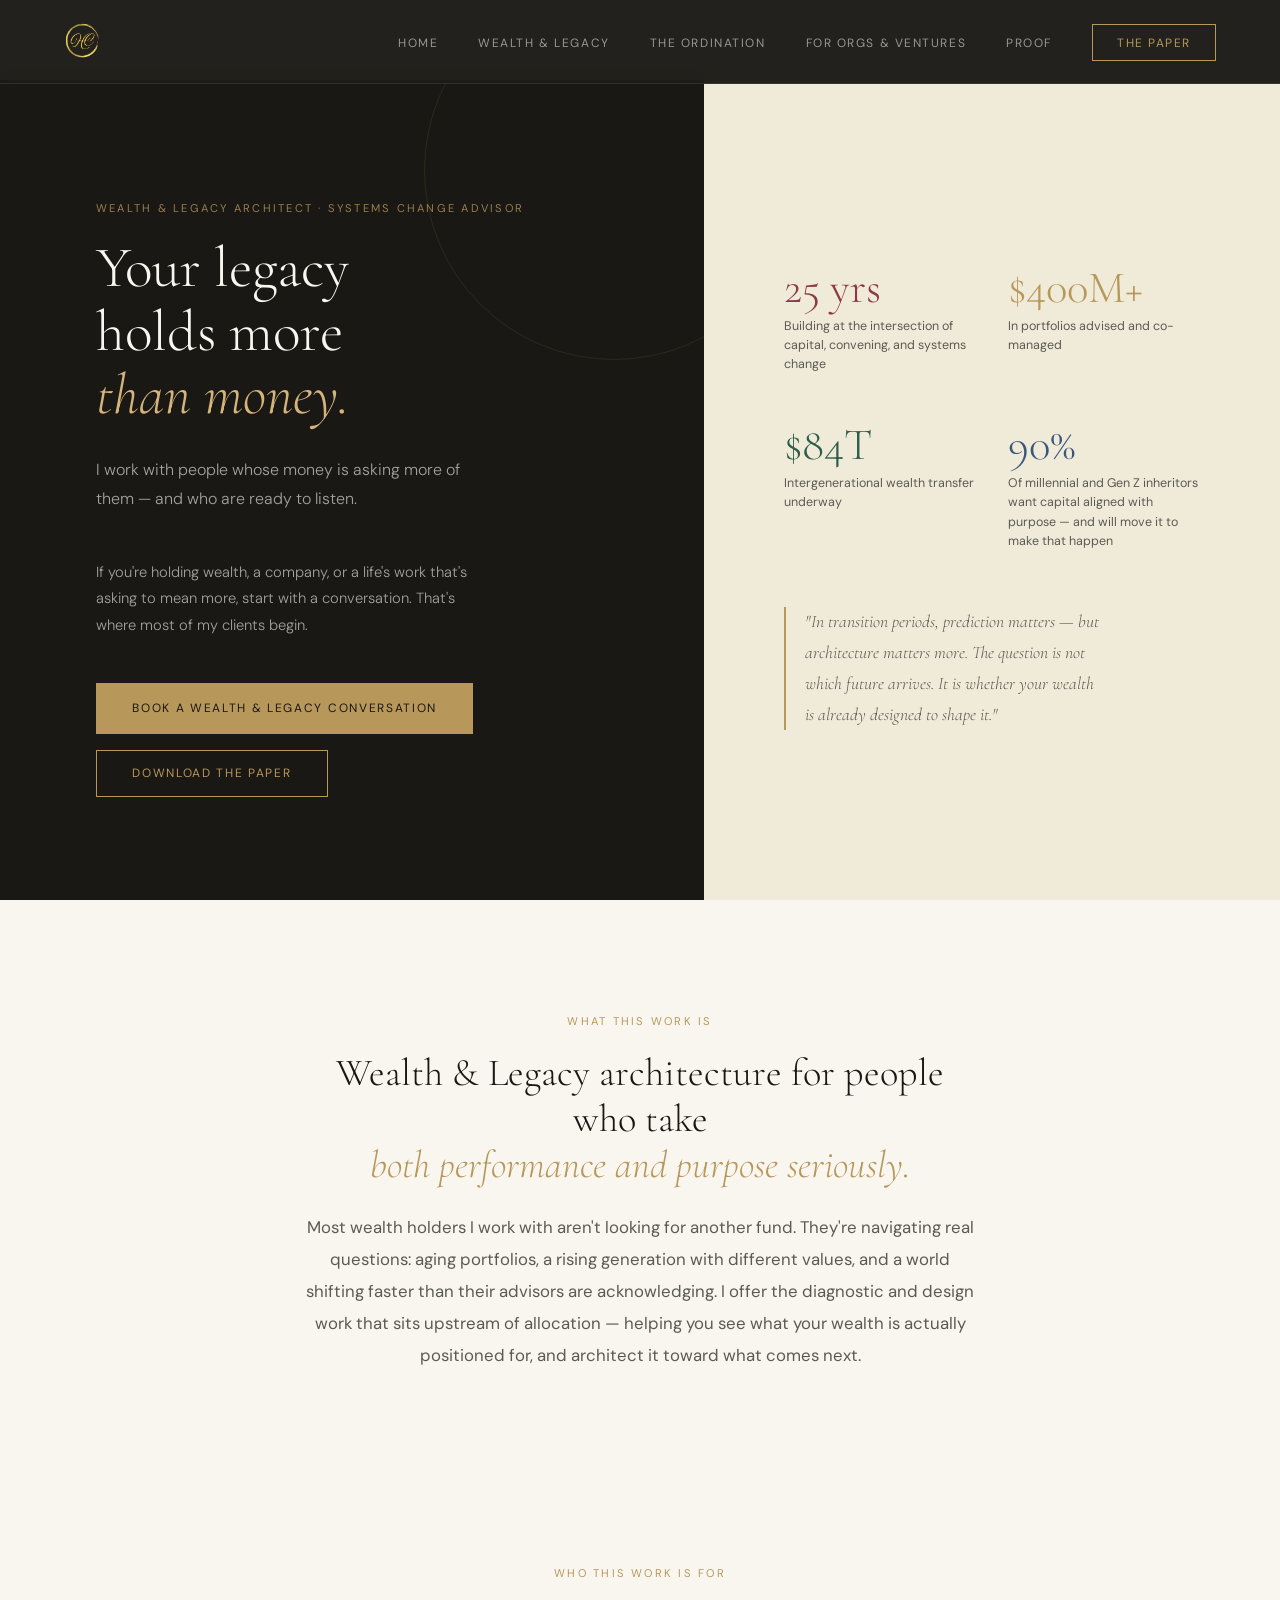
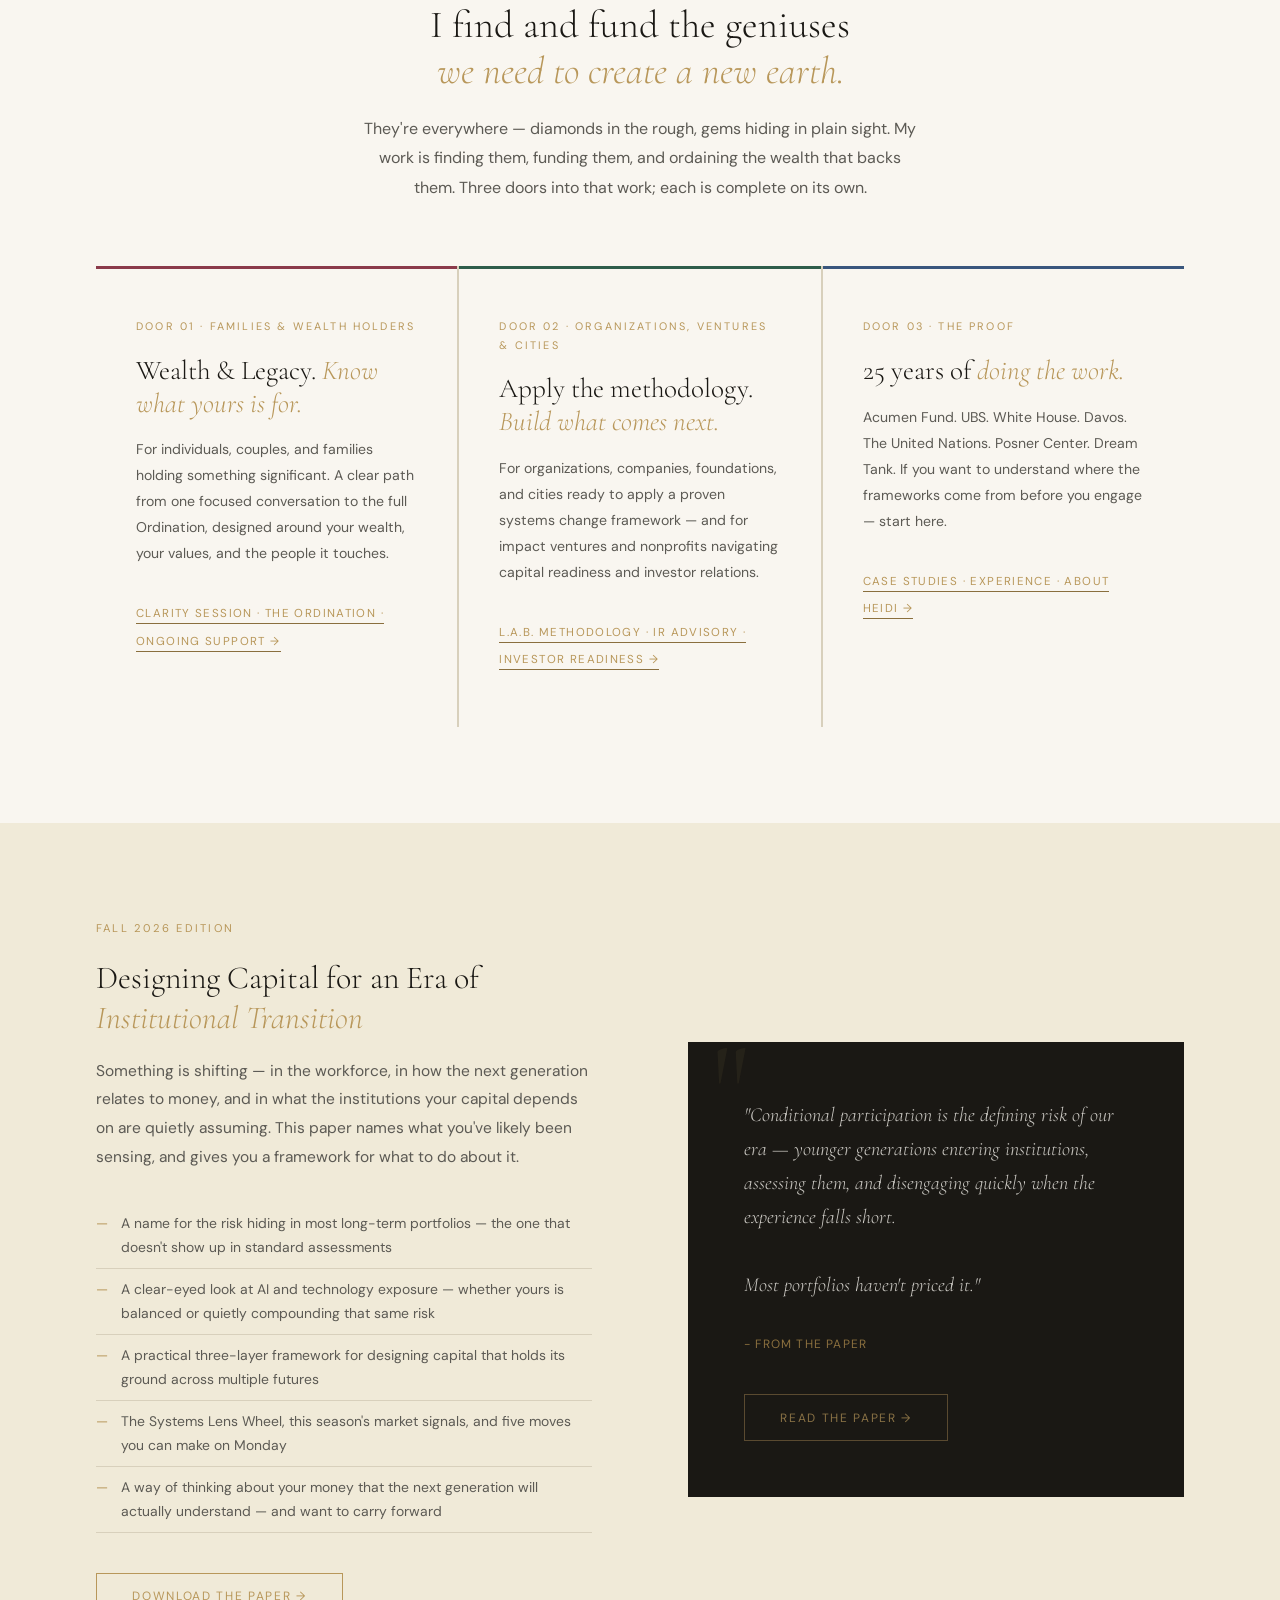
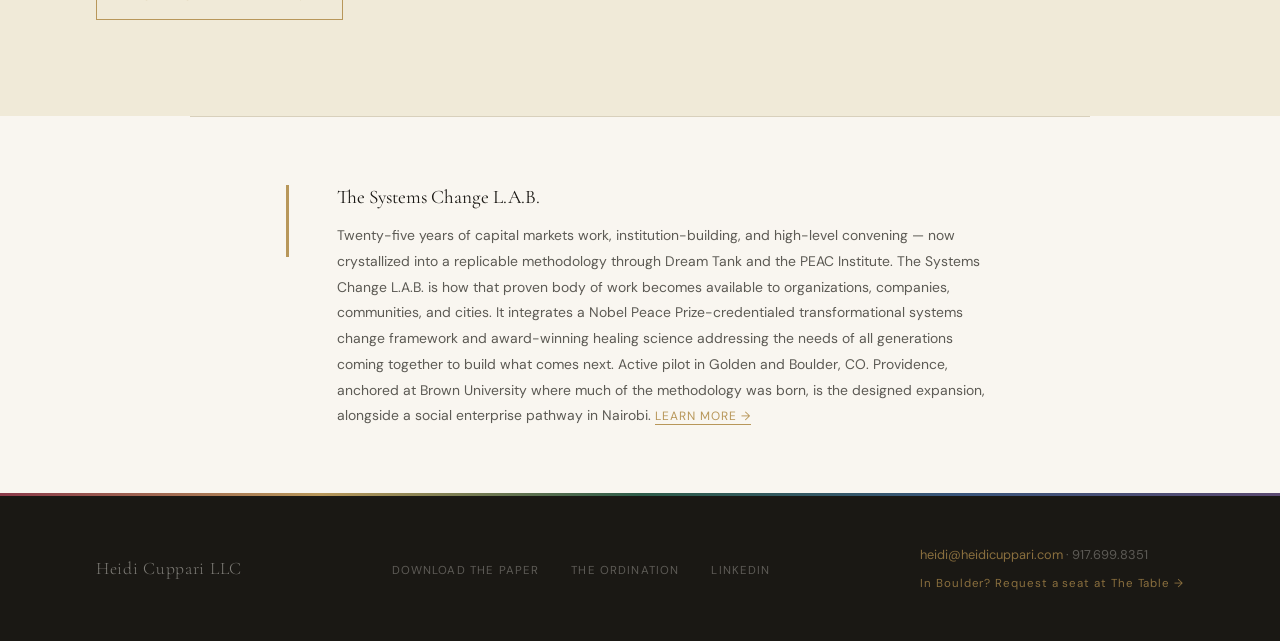
<file: index.html>
<!DOCTYPE html>
<!-- PHOTO: Upload your headshot as /heidi-photo.jpg to your Netlify site root. Recommended: square crop, min 600x600px, professional but warm. The photo appears in 3 places: home hero, about page, and proof page. -->
<!-- [CONFIRM] placeholders in this file: none. All index.html changes from the October 2026 site brief are final copy. -->
<html lang="en">
<head>
<meta charset="UTF-8">
<meta name="viewport" content="width=device-width, initial-scale=1.0">
<title>Wealth &amp; Legacy Architecture | Heidi Cuppari</title>
  <meta name="description" content="Is your money working for you the way your heart wants? Heidi Cuppari helps wealth holders and family offices align capital with purpose — and architect it for what comes next.">
<link rel="icon" href="/favicon.ico" sizes="32x32">
<link rel="icon" href="/favicon-192.png" type="image/png" sizes="192x192">
<link rel="apple-touch-icon" href="/apple-touch-icon.png">
<link rel="preconnect" href="https://fonts.googleapis.com">
<link href="https://fonts.googleapis.com/css2?family=Cormorant+Garamond:ital,wght@0,300;0,400;0,500;0,600;1,300;1,400;1,500&family=DM+Sans:opsz,wght@9..40,300;9..40,400;9..40,500&display=swap" rel="stylesheet">
<link rel="stylesheet" href="styles.css">
<style>
  /* Critical SPA page visibility, inlined so navigation cannot break if the external stylesheet is stale, cached, or missing. Single-page sections show one at a time. */
  .page { display: none; }
  .page.active { display: block; }
  /* Gem thread — Heidi Cuppari brand jewel accents */
  :root { --garnet: #8b3a4a; --sapphire: #3a567d; --emerald: #2e5d4a; --amethyst: #5c4a72; }
  .door-card { border-top: 3px solid var(--gold, #b8975a); }
  .door-card.door-garnet { border-top-color: var(--garnet); }
  .door-card.door-emerald { border-top-color: var(--emerald); }
  .door-card.door-sapphire { border-top-color: var(--sapphire); }
  footer { border-top: 3px solid; border-image: linear-gradient(90deg, var(--garnet), #b8975a, var(--emerald), var(--sapphire), var(--amethyst)) 1; }
  .proof-stats > div:nth-child(1) .stat-number, .stat-grid > div:nth-child(1) .stat-number { color: var(--garnet); }
  .proof-stats > div:nth-child(2) .stat-number, .stat-grid > div:nth-child(2) .stat-number { color: #b8975a; }
  .proof-stats > div:nth-child(3) .stat-number, .stat-grid > div:nth-child(3) .stat-number { color: var(--emerald); }
  .proof-stats > div:nth-child(4) .stat-number, .stat-grid > div:nth-child(4) .stat-number { color: var(--sapphire); }
</style>

</head>
<body>

<nav>
 <span class="nav-name" onclick="showPage('home')">
    <img src="/HC-logo.png" alt="Heidi Cuppari" style="height:38px;width:38px;object-fit:contain;" onerror="this.style.display='none'">
  </span>
  <ul class="nav-links">
    <li><a onclick="showPage('home')" id="nav-home">Home</a></li>
    <li><a onclick="showPage('wealth')" id="nav-wealth">Wealth &amp; Legacy</a></li>
    <li><a href="/ordination.html" id="nav-ordination">The Ordination</a></li>
    <li><a onclick="showPage('orgs')" id="nav-orgs">For Orgs &amp; Ventures</a></li>
    <li><a onclick="showPage('proof')" id="nav-proof">Proof</a></li>
    <li><a onclick="showPage('paper')" id="nav-paper" class="nav-cta">The Paper</a></li>
  </ul>
</nav>

<!-- HOME -->
<div class="page active" id="page-home">
  <section class="home-hero">
    <div class="home-hero-left">
      <span class="eyebrow eyebrow-light fade-up">Wealth & Legacy Architect · Systems Change Advisor</span>
      <h1 class="home-hero-headline fade-up-2">Your legacy <br>holds more<br><em>than money.</em></h1>
      <p class="home-hero-sub fade-up-3">I work with people whose money is asking more of them — and who are ready to listen.</p>
      <p class="home-hero-sub fade-up-3" style="font-size:0.92rem;opacity:0.75;">If you're holding wealth, a company, or a life's work that's asking to mean more, start with a conversation. That's where most of my clients begin.</p>
      <div class="fade-up-4" style="display:flex;gap:1rem;flex-wrap:wrap;">
        <a href="https://begin.heidicuppari.com/wealth-legacy-conversation" target="_blank" class="btn-gold">Book a Wealth &amp; Legacy Conversation</a>
        <button class="btn-outline-gold" onclick="showPage('paper')">Download the Paper</button>
      </div>
    </div>
    <div class="home-hero-right">
      <div class="stat-grid fade-up-2">
        <div>
          <div class="stat-number">25 yrs</div>
          <div class="stat-label">Building at the intersection of capital, convening, and systems change</div>
        </div>
        <div>
          <div class="stat-number">$400M+</div>
          <div class="stat-label">In portfolios advised and co-managed</div>
        </div>
        <div>
          <div class="stat-number">$84T</div>
          <div class="stat-label">Intergenerational wealth transfer underway</div>
        </div>
        <div>
          <div class="stat-number">90%</div>
          <div class="stat-label">Of millennial and Gen Z inheritors want capital aligned with purpose — and will move it to make that happen</div>
        </div>
      </div>
      <p class="hero-pullquote fade-up-3">"In transition periods, prediction matters — but architecture matters more. The question is not which future arrives. It is whether your wealth is already designed to shape it."</p>
    </div>
  </section>

  <section class="home-intro">
    <span class="eyebrow" style="display:block;text-align:center;">What This Work Is</span>
    <h2 class="section-title" style="text-align:center;">Wealth & Legacy architecture for people who take<br><em>both performance and purpose seriously.</em></h2>
    <p>Most wealth holders I work with aren't looking for another fund. They're navigating real questions: aging portfolios, a rising generation with different values, and a world shifting faster than their advisors are acknowledging. I offer the diagnostic and design work that sits upstream of allocation — helping you see what your wealth is actually positioned for, and architect it toward what comes next.</p>
  </section>

  <div class="home-doors">
    <div class="doors-intro">
      <span class="eyebrow" style="display:block;text-align:center;">Who This Work Is For</span>
      <h2 class="section-title" style="text-align:center;">I find and fund the geniuses<br><em>we need to create a new earth.</em></h2>
      <p>They're everywhere — diamonds in the rough, gems hiding in plain sight. My work is finding them, funding them, and ordaining the wealth that backs them. Three doors into that work; each is complete on its own.</p>
    </div>
    <div class="doors-grid">
      <div class="door-card door-garnet" onclick="showPage('wealth')">
        <span class="door-label">Door 01 · Families &amp; Wealth Holders</span>
        <h3>Wealth &amp; Legacy. <em>Know what yours is for.</em></h3>
        <p>For individuals, couples, and families holding something significant. A clear path from one focused conversation to the full Ordination, designed around your wealth, your values, and the people it touches.</p>
        <span class="door-link">Clarity Session · The Ordination · Ongoing Support →</span>
      </div>
      <div class="door-card door-emerald" onclick="showPage('orgs')">
        <span class="door-label">Door 02 · Organizations, Ventures &amp; Cities</span>
        <h3>Apply the methodology. <em>Build what comes next.</em></h3>
        <p>For organizations, companies, foundations, and cities ready to apply a proven systems change framework — and for impact ventures and nonprofits navigating capital readiness and investor relations.</p>
        <span class="door-link">L.A.B. Methodology · IR Advisory · Investor Readiness →</span>
      </div>
      <div class="door-card door-sapphire" onclick="showPage('proof')">
        <span class="door-label">Door 03 · The Proof</span>
        <h3>25 years of <em>doing the work.</em></h3>
        <p>Acumen Fund. UBS. White House. Davos. The United Nations. Posner Center. Dream Tank. If you want to understand where the frameworks come from before you engage — start here.</p>
        <span class="door-link">Case Studies · Experience · About Heidi →</span>
      </div>
    </div>
  </div>

  <section class="home-paper-teaser">
    <div>
      <span class="eyebrow">Fall 2026 Edition</span>
      <h2>Designing Capital for an Era of <em>Institutional Transition</em></h2>
      <p>Something is shifting — in the workforce, in how the next generation relates to money, and in what the institutions your capital depends on are quietly assuming. This paper names what you've likely been sensing, and gives you a framework for what to do about it.</p>
      <ul class="paper-teaser-themes">
        <li>A name for the risk hiding in most long-term portfolios — the one that doesn't show up in standard assessments</li>
        <li>A clear-eyed look at AI and technology exposure — whether yours is balanced or quietly compounding that same risk</li>
        <li>A practical three-layer framework for designing capital that holds its ground across multiple futures</li>
        <li>The Systems Lens Wheel, this season's market signals, and five moves you can make on Monday</li>
        <li>A way of thinking about your money that the next generation will actually understand — and want to carry forward</li>
      </ul>
      <button class="btn-outline-gold" onclick="showPage('paper')">Download the Paper →</button>
    </div>
    <div class="paper-preview-box">
      <blockquote>"Conditional participation is the defining risk of our era — younger generations entering institutions, assessing them, and disengaging quickly when the experience falls short.<br><br>Most portfolios haven't priced it."</blockquote>
      <cite>- From the paper</cite>
      <button class="btn-outline-gold" style="border-color:rgba(184,151,90,0.4);color:rgba(184,151,90,0.7);" onclick="showPage('paper')">Read the Paper →</button>
    </div>
  </section>

  <div class="home-scl">
    <div class="scl-bar"></div>
    <div class="scl-text">
      <h3>The Systems Change L.A.B.</h3>
      <p>Twenty-five years of capital markets work, institution-building, and high-level convening — now crystallized into a replicable methodology through Dream Tank and the PEAC Institute. The Systems Change L.A.B. is how that proven body of work becomes available to organizations, companies, communities, and cities. It integrates a Nobel Peace Prize-credentialed transformational systems change framework and award-winning healing science addressing the needs of all generations coming together to build what comes next. Active pilot in Golden and Boulder, CO. Providence, anchored at Brown University where much of the methodology was born, is the designed expansion, alongside a social enterprise pathway in Nairobi. <a href="https://wearedreamtank.org" target="_blank">Learn more →</a></p>
    </div>
  </div>

  <footer>
    <span class="footer-name" onclick="showPage('home')">Heidi Cuppari LLC</span>
    <ul class="footer-links">
      <li><a onclick="showPage('paper')">Download the Paper</a></li>
      <li><a onclick="window.location.href='/ordination.html'">The Ordination</a></li>
      <li><a href="https://www.linkedin.com/in/heidicuppari" target="_blank">LinkedIn</a></li>
    </ul>
    <div class="footer-contact"><a href="mailto:heidi@heidicuppari.com">heidi@heidicuppari.com</a> · 917.699.8351<span class="footer-table"><a href="/the-table">In Boulder? Request a seat at The Table →</a></span></div>
  </footer>
</div>

<!-- FAMILIES & WEALTH HOLDERS -->
<div class="page" id="page-wealth">
  <section class="sub-hero">
    <span class="eyebrow eyebrow-light">For Families &amp; Wealth Holders</span>
    <h1>Your wealth is ready<br>to mean something.<br><em>Start the conversation.</em></h1>
    <p>You've built or received something significant. The portfolio is managed, the structures are in place, and still there's a question underneath it all that no advisor has asked you: what is this actually for?</p>
    <p>That question is where I work. One conversation is usually where it starts.</p>
    <div style="margin-top:2rem;display:flex;gap:1rem;flex-wrap:wrap;">
      <a href="https://begin.heidicuppari.com/wealth-legacy-conversation" target="_blank" class="btn-gold">Book a Wealth &amp; Legacy Conversation</a>
      <button class="btn-outline-gold" onclick="document.getElementById('wealth-assessment-anchor').scrollIntoView({behavior:'smooth'})">Take the Wealth Readiness Assessment →</button>
    </div>
  </section>

  <section class="orgs-offers">
    <div class="orgs-offers-header">
      <span class="eyebrow">The Path</span>
      <h2>Begin where you are.<br><em>Each step complete on its own.</em></h2>
      <p>Every engagement is private, personal, and built around what you hold and what it's meant to do. Pricing and fit are part of our first conversation.</p>
    </div>
    <div class="orgs-offer-grid">
      <div class="orgs-offer-tile" style="border-top:3px solid #8b3a4a;">
        <span class="offer-tag">01 · The Entry Point</span>
        <h3>Wealth &amp; Legacy Clarity Session</h3>
        <p>One focused 90-minute session for when a decision is in front of you: a sale, an inheritance, a new chapter. We map what you hold and what you're weighing, and name the two or three moves that matter most. You leave with questions ready for your CPA and attorney.</p>
        <a href="https://begin.heidicuppari.com/wealth-legacy-conversation" target="_blank" class="service-link" style="display:inline-block;margin-top:0.5rem;">Book a conversation to begin →</a>
      </div>
      <div class="orgs-offer-tile" style="border-top:3px solid #b8975a;">
        <span class="offer-tag">02 · The Signature Experience</span>
        <h3>The Ordination</h3>
        <p>Two private days in which you, not just your holdings, are set in order around your purpose. Held online, in person on the land outside Boulder, or as The Threshold: 24 hours on the land with somatic and energy work and ceremony alongside Dr. Claudia Skye Zimmermann. You leave with your Declaration, your Money Manifesto, and your First Move.</p>
        <a href="/ordination.html" class="service-link" style="display:inline-block;margin-top:0.5rem;">See the three formats and pricing →</a>
      </div>
      <div class="orgs-offer-tile" style="border-top:3px solid #2e5d4a;">
        <span class="offer-tag">03 · The Deeper Work</span>
        <h3>Wealth &amp; Legacy Design Intensive</h3>
        <p>For complex holdings, couples, and families building something to last. A full review of holdings, values, and legacy, ending in a design framework for your advisors and the next generation. In person, each family member, teens included, has a private session before the family comes together.</p>
        <a href="mailto:heidi@heidicuppari.com?subject=Wealth%20%26%20Legacy%20Design%20Intensive" class="service-link" style="display:inline-block;margin-top:0.5rem;">Inquire about the Intensive →</a>
      </div>
      <div class="orgs-offer-tile" style="border-top:3px solid #3a567d;">
        <span class="offer-tag">04 · Ongoing Support</span>
        <h3>Wealth Steward &amp; Strategic Advisory</h3>
        <p>For transitions that unfold over months. A steady hand on the practical side (books, budget, coordination with your CPA and attorney), or a senior partner by application while you sell, restructure, or build a foundation, trust, or family office.</p>
        <a href="mailto:heidi@heidicuppari.com?subject=Ongoing%20Support%20Inquiry" class="service-link" style="display:inline-block;margin-top:0.5rem;">Ask about ongoing support →</a>
      </div>
    </div>
    <p style="font-family:'Cormorant Garamond',serif;font-style:italic;font-size:1.1rem;color:#2e5d4a;margin-top:1.5rem;">Also available through our partner: Inner Alchemy sessions with Dr. Claudia Skye Zimmermann.</p>
    <div class="orgs-offers-header" style="margin-top:3rem;">
      <span class="eyebrow">Financial Strategy &amp; Operations</span>
      <h2>A senior financial partner,<br><em>without a full-time hire.</em></h2>
      <p>Fractional CFO · Bookkeeping &amp; Accounting · Manifesto in Motion, 90 days of putting your Money Manifesto into practice · Opportunity Review, an independent read on a deal or fund before you commit · Strategy Hours in flexible blocks.</p>
      <a href="mailto:heidi@heidicuppari.com?subject=Financial%20Strategy%20%26%20Operations" class="service-link">Ask about financial support →</a>
    </div>
  </section>

  <section class="assessment-section" id="wealth-assessment-anchor">
    <div class="assessment-inner">
      <span class="eyebrow">Wealth Readiness Assessment</span>
      <h2>Where is your wealth positioned<br><em>for what's coming?</em></h2>
      <p>A short read on how your wealth sits relative to the transition underway, in markets, in your family, and across generations. Most of what follows you won't have been asked by an advisor. About five minutes. I read every submission personally and respond with specific observations within 48 hours. Your answers stay with me. No lists, no sequence.</p>

      <div class="assessment-form" id="wform-wrap">
        <iframe
      src="https://links.tfesystems.com/widget/form/CBQIkbd9tb7xXKwrY1CB"
      style="width:100%;height:100%;border:none;border-radius:8px"
      id="inline-CBQIkbd9tb7xXKwrY1CB"
      data-layout="{'id':'INLINE'}"
      data-trigger-type="alwaysShow"
      data-trigger-value=""
      data-activation-type="alwaysActivated"
      data-activation-value=""
      data-deactivation-type="neverDeactivate"
      data-deactivation-value=""
      data-form-name="Wealth &amp; Legacy Assessment"
      data-height="1000"
      data-layout-iframe-id="inline-CBQIkbd9tb7xXKwrY1CB"
      data-form-id="CBQIkbd9tb7xXKwrY1CB"
      data-cookie-consent="true"
      data-cookie-consent-provider="auto"
      title="Wealth &amp; Legacy Assessment">
    </iframe>
      </div>
    </div>
  </section>

  <section class="sub-cta">
    <span class="eyebrow" style="display:block;text-align:center;">Not sure where to begin?</span>
    <h2>Begin with<br>a conversation.</h2>
    <p>No pitch, no sequence. Just the question that matters and an honest read on where the work would serve you.</p>
    <div class="sub-cta-row">
      <a href="https://begin.heidicuppari.com/wealth-legacy-conversation" target="_blank" class="btn-gold">Book a Conversation</a>
      <a class="btn-outline-gold" href="/ordination.html">The Ordination</a>
      <button class="btn-outline-gold" onclick="showPage('paper')">Download the Paper</button>
    </div>
  </section>

  <footer>
    <span class="footer-name" onclick="showPage('home')">Heidi Cuppari LLC</span>
    <ul class="footer-links">
      <li><a onclick="showPage('home')">Home</a></li>
      <li><a onclick="window.location.href='/ordination.html'">The Ordination</a></li>
      <li><a onclick="showPage('proof')">Proof</a></li>
    </ul>
    <div class="footer-contact"><a href="mailto:heidi@heidicuppari.com">heidi@heidicuppari.com</a> · 917.699.8351<span class="footer-table"><a href="/the-table">In Boulder? Request a seat at The Table →</a></span></div>
  </footer>
</div>

<!-- PAPER -->
<div class="page" id="page-paper">
  <section class="paper-hero">
    <div class="paper-hero-left">
      <span class="eyebrow eyebrow-light fade-up">Fall 2026 Edition · Private Circulation · Complimentary Download</span>
      <h1 class="fade-up-2">Designing Capital<br>for an Era of<br><em>Institutional Transition</em></h1>
      <p class="paper-desc fade-up-3">Something is shifting — in the workforce, in how the next generation relates to institutions, and in what the capital built over the last 25 years was quietly depending on. This paper names what you've likely been sensing, and gives you a framework for what to do about it.</p>
      <ul class="paper-themes-list fade-up-4">
        <li>A name for the risk hiding in most long-term portfolios — the one that doesn't show up in standard assessments</li>
        <li>A clear-eyed look at AI and technology exposure — whether yours is balanced or quietly compounding that same risk</li>
        <li>A practical three-layer framework for designing capital that holds its ground no matter which future arrives</li>
        <li>The Systems Lens Wheel, this season's market signals, and five moves you can make on Monday</li>
        <li>A way of thinking about your money that the next generation will actually understand — and want to carry forward</li>
      </ul>
    </div>
    <div class="paper-hero-right">
      <div class="paper-form-box fade-up">
        <h2>Get the Paper</h2>
        <p class="form-sub">This paper is shared by invitation and request — typically reserved for advisory clients and select wealth holders.</p>
        <div id="paper-form">
        <iframe
      src="https://links.tfesystems.com/widget/form/HrTt6kbN6urclJ7CYHs4"
      style="width:100%;height:100%;border:none;border-radius:8px"
      id="inline-HrTt6kbN6urclJ7CYHs4"
      data-layout="{'id':'INLINE'}"
      data-trigger-type="alwaysShow"
      data-trigger-value=""
      data-activation-type="alwaysActivated"
      data-activation-value=""
      data-deactivation-type="neverDeactivate"
      data-deactivation-value=""
      data-form-name="Get the Paper"
      data-height="520"
      data-layout-iframe-id="inline-HrTt6kbN6urclJ7CYHs4"
      data-form-id="HrTt6kbN6urclJ7CYHs4"
      data-cookie-consent="true"
      data-cookie-consent-provider="auto"
      title="Get the Paper">
    </iframe>
      </div>
      </div>
    </div>
  </section>

  <section style="background:var(--parchment);padding:5rem 6rem;">
    <div style="max-width:1000px;margin:0 auto;">
      <span class="eyebrow" style="display:block;text-align:center;margin-bottom:3rem;">What You'll Read</span>
      <div class="paper-themes-below" style="padding:0;background:transparent;">
        <div class="theme-card">
          <div class="theme-card-num">On Structural Risk</div>
          <h3>The Hidden Assumption</h3>
          <p>Why the real threat to long-duration portfolios isn't a market shock — it's the quiet erosion of the participation assumptions every holding depends on. And why it looks, in retrospect, like it happened overnight.</p>
        </div>
        <div class="theme-card">
          <div class="theme-card-num">On the AI Paradox</div>
          <h3>Concentration Without Balance</h3>
          <p>Why concentrating in AI without counterbalancing exposure may be the same structural overreach this paper warns against — just pointing in the opposite direction. With real-world cases.</p>
        </div>
        <div class="theme-card">
          <div class="theme-card-num">On What to Do</div>
          <h3>A Three-Layer Framework &amp; the Transition Offset Portfolio</h3>
          <p>A practical allocation framework designed for multiple futures simultaneously — with the Transition Offset Portfolio as a design principle for capital that doesn't just hedge against change, but is architected to shape it.</p>
        </div>
      </div>
    </div>
  </section>

  <footer>
    <span class="footer-name" onclick="showPage('home')">Heidi Cuppari LLC</span>
    <ul class="footer-links">
      <li><a onclick="showPage('home')">Home</a></li>
      <li><a onclick="window.location.href='/ordination.html'">The Ordination</a></li>
      <li><a onclick="showPage('proof')">Proof</a></li>
    </ul>
    <div class="footer-contact"><a href="mailto:heidi@heidicuppari.com">heidi@heidicuppari.com</a> · 917.699.8351<span class="footer-table"><a href="/the-table">In Boulder? Request a seat at The Table →</a></span></div>
  </footer>
</div>

<div class="page" id="page-orgs">
  <section class="orgs-hero">
    <div class="orgs-hero-left fade-up">
      <span class="eyebrow eyebrow-light">Organizations · Ventures · Cities</span>
      <h1>Apply the methodology.<br><em>Build what comes next.</em></h1>
      <p>For 25 years I built the infrastructure that makes systems change real — summits, institutions, capital networks. The Systems Change L.A.B. is how that body of work becomes available to organizations, companies, foundations, and cities ready to apply it.</p>
      <p>And for impact ventures and nonprofits navigating investor relations, capital readiness, and how to tell their story to the people who can fund it — this is also the right door.</p>
      <div style="margin-top:2rem;"><button class="btn-gold" onclick="document.getElementById('assessment-anchor').scrollIntoView({behavior:'smooth'})">Take the Investor Readiness Assessment →</button></div>
    </div>
    <div class="orgs-hero-right fade-up-2">
      <h3>You might be in the right place if...</h3>
      <ul class="orgs-check-list">
        <li>Your organization wants to embed a proven systems change methodology — not invent one from scratch</li>
        <li>Your city, company, or foundation wants to activate the next generation as co-designers, not recipients</li>
        <li>Your impact venture or nonprofit is approaching a capital raise and needs investor relations strategy and materials</li>
        <li>You want to get investor-ready before the conversation — not during it</li>
        <li>You're building something that requires all generations in the room, aligned</li>
      </ul>
    </div>
  </section>

  <section class="assessment-section" id="assessment-anchor">
    <div class="assessment-inner">
      <span class="eyebrow">Investor Readiness Assessment</span>
      <h2>Where are you in the<br><em>capital journey?</em></h2>
      <p>This is your entry point — no pitch required, no sales sequence on the other end. Answer a few questions about your organization, your stage, and your capital needs. I read every submission personally and respond with specific observations within 48 hours. The assessment itself is often useful, independent of anything else.</p>

      <div class="assessment-form" id="aform-wrap">
        <iframe
      src="https://links.tfesystems.com/widget/form/6mgFmOO4IFySseZTIByC"
      style="width:100%;height:100%;border:none;border-radius:8px"
      id="inline-6mgFmOO4IFySseZTIByC"
      data-layout="{'id':'INLINE'}"
      data-trigger-type="alwaysShow"
      data-trigger-value=""
      data-activation-type="alwaysActivated"
      data-activation-value=""
      data-deactivation-type="neverDeactivate"
      data-deactivation-value=""
      data-form-name="Investor Readiness Assessment"
      data-height="1044"
      data-layout-iframe-id="inline-6mgFmOO4IFySseZTIByC"
      data-form-id="6mgFmOO4IFySseZTIByC"
      data-cookie-consent="true"
      data-cookie-consent-provider="auto"
      title="Investor Readiness Assessment">
    </iframe>
      </div>
    </div>
  </section>

  <section class="orgs-offers">
    <div class="orgs-offers-header">
      <span class="eyebrow">The Systems Change L.A.B. — For Organizations</span>
      <h2>A proven methodology,<br><em>made replicable.</em></h2>
      <p>The L.A.B. (Local Action Blueprint) is a structured civic innovation methodology that connects young leaders, intergenerational mentors, institutional partners, and city governments into design cycles that produce real, implementation-ready outcomes. Built over a decade through Dream Tank, deepened through partnership with PEAC Institute.</p>
    </div>

    <div class="orgs-offer-grid">
      <div class="orgs-offer-tile">
        <span class="offer-tag">For Companies &amp; Employers</span>
        <h3>Intergenerational Leadership Design</h3>
        <p>A structured process for aligning your workforce across generations — not through workshops, but through real co-design. Young employees and senior leaders working on actual company challenges together, producing implementation-ready recommendations. Grounded in Nobel Peace Prize-credentialed systems change methodology and award-winning healing science.</p>
        <span class="service-link" style="display:inline-block;margin-top:0.5rem;cursor:pointer;" onclick="showPage('companies')">Learn more →</span>
      </div>
      <div class="orgs-offer-tile">
        <span class="offer-tag">For Cities &amp; Foundations</span>
        <h3>Systems Change L.A.B. Partnership</h3>
        <p>License and implement the L.A.B. methodology in your city, region, or community. Includes full facilitation design, training for local teams, and a Local Action Blueprint process culminating in deliverables to city leadership or foundation partners. Active model: Golden and Boulder, CO.</p>
        <span class="service-link" style="display:inline-block;margin-top:0.5rem;cursor:pointer;" onclick="showPage('cities')">Learn more →</span>
      </div>
      <div class="orgs-offer-tile">
        <span class="offer-tag">For Impact Organizations</span>
        <h3>IR Advisory &amp; Capital Architecture</h3>
        <p>For impact ventures and mission-driven orgs — for-profit and nonprofit — building self-sustaining models. IR strategy, narrative, introductions, and ongoing advisory for organizations that need capital to move.</p>
        <span class="service-link" style="display:inline-block;margin-top:0.5rem;cursor:pointer;" onclick="showPage('impact-orgs')">Learn more →</span>
      </div>
      <div class="orgs-offer-tile">
        <span class="offer-tag">Financial Operations</span>
        <h3>Fractional CFO &amp; Bookkeeping</h3>
        <p>For impact ventures and mission-driven organizations that need senior financial leadership without a full-time hire: cash flow, budgeting, board and investor reporting, capital-raise readiness, and clean books handed to your CPA.</p>
        <a href="mailto:heidi@heidicuppari.com?subject=Fractional%20CFO" class="service-link" style="display:inline-block;margin-top:0.5rem;">Ask about financial support →</a>
      </div>
    </div>

    <div style="background:var(--parchment);border:1px solid var(--rule);border-top:3px solid var(--gold);padding:3rem;margin-bottom:5rem;">
      <div style="display:grid;grid-template-columns:1fr 1fr;gap:3rem;">
        <div>
          <span class="eyebrow">Mission Activation Events</span>
          <h2 style="font-family:'Cormorant Garamond',serif;font-weight:300;font-size:clamp(1.6rem,2.2vw,2.1rem);margin:0.5rem 0 1rem;">Convene the room<br><em>that moves things.</em></h2>
          <p style="font-size:0.92rem;color:var(--slate);line-height:1.85;margin-bottom:1.5rem;">Private gatherings and salons designed to convene capital, build relationships, and activate your mission across generations and sectors.</p>
          <p style="font-size:0.92rem;color:var(--slate);line-height:1.85;">These are not panels or presentations. They are experiences engineered to produce real momentum: relationships formed, commitments made, and next steps that actually happen. The design draws on 25 years of convening architecture — from the White House and Davos to intimate founder gatherings that turned into Boulder community institutions.</p>
        </div>
        <div>
          <p style="font-size:0.87rem;color:var(--slate);line-height:1.85;font-style:italic;padding:1.5rem;border-left:3px solid var(--gold);margin-bottom:1.5rem;">"Curated the original intimate gathering for the founders of what would become Junkyard Social Club — then called 'Science Galaxy.' That room evolved into a co-created intergenerational play space now a pillar of the Boulder community. The right room at the right moment changes everything."</p>
          <p style="font-size:0.87rem;color:var(--slate);line-height:1.8;margin-bottom:0.5rem;"><strong>Example:</strong> <em>I Am Wealth in Flow</em> — a Private Invite Only Event at Riverside, Boulder, bringing wealth holders into direct relationship with RiverTree's regenerative ecosystem and capital stewardship model. Designed, curated, and facilitated by Heidi.</p>
          <a href="mailto:heidi@heidicuppari.com?subject=Mission%20Activation%20Event%20Inquiry" class="btn-outline-gold" style="margin-top:1.5rem;display:inline-block;">Inquire About an Event →</a>
        </div>
      </div>
    </div>
  </section>

  <section class="orgs-ir-section">
    <div class="fade-up">
      <span class="eyebrow eyebrow-light">Investor Relations Advisory</span>
      <h2>Getting investor-ready<br>is a design problem,<br><em>not a pitch problem.</em></h2>
      <p>Most impact ventures and nonprofits lose the capital conversation before it starts — not because the work isn't strong, but because the story, the structure, and the materials aren't built for the people they're talking to.</p>
      <p>I've been on both sides of this table for 25 years. I raised early funds for Acumen Fund alongside Jacqueline Novogratz. I co-managed a $400M+ impact portfolio at UBS. I know what moves capital and what doesn't — and it's almost never about the deck.</p>
      <ul class="orgs-ir-list">
        <li>Investor narrative development — your story in the language of capital</li>
        <li>Capital raise structure and sequencing strategy</li>
        <li>Pitch materials review and strategic reframing</li>
        <li>Investor introductions where aligned — curated, not broadcast</li>
        <li>Ongoing IR advisory retainer for ventures in active raise</li>
      </ul>
      <div style="margin-top:2.5rem;">
        <a href="mailto:heidi@heidicuppari.com" class="btn-outline-gold">Let's Talk →</a>
      </div>
    </div>
    <div class="fade-up-2">
      <span class="eyebrow eyebrow-light">Not Sure If You're Ready?</span>
      <h2 style="font-size:1.6rem;">Take the Investor<br><em>Readiness Assessment.</em></h2>
      <p style="margin-top:1rem;">A short diagnostic that surfaces exactly where you are — and where the gaps are — before you start any investor conversation. Free. Takes about 10 minutes. You'll get a response with specific observations within 48 hours.</p>
      <button class="btn-outline-gold" style="margin-top:2rem;" onclick="document.getElementById('assessment-anchor').scrollIntoView({behavior:'smooth'})">Take the Assessment →</button>
      <p style="font-size:0.8rem;color:rgba(249,246,240,0.35);margin-top:1.2rem;line-height:1.7;">If you're also a wealth holder or family office — the <span style="color:var(--gold);cursor:pointer;" onclick="showPage('paper')">Designing Capital paper</span> is written for you.</p>
    </div>
  </section>



  <footer>
    <span class="footer-name" onclick="showPage('home')">Heidi Cuppari LLC</span>
    <ul class="footer-links">
      <li><a onclick="showPage('home')">Home</a></li>
      <li><a onclick="window.location.href='/ordination.html'">The Ordination</a></li>
      <li><a onclick="showPage('proof')">Proof</a></li>
    </ul>
    <div class="footer-contact"><a href="mailto:heidi@heidicuppari.com">heidi@heidicuppari.com</a> · 917.699.8351<span class="footer-table"><a href="/the-table">In Boulder? Request a seat at The Table →</a></span></div>
  </footer>
</div>


<!-- COMPANIES & EMPLOYERS -->
<div class="page" id="page-companies">
  <section class="sub-hero">
    <span class="eyebrow eyebrow-light">For Companies &amp; Employers</span>
    <h1>Your workforce is where<br>institutional transition<br><em>shows up first.</em></h1>
    <p>Worker engagement has fallen from 36% to 31% in five years — 8 million fewer engaged workers. The cost: $8.9 trillion annually in lost productivity. The cause isn't compensation or perks. It's conditional participation — a generation that enters institutions, assesses them, and disengages quickly when the experience falls short.</p>
    <p>The answer isn't a workshop. It's architecture.</p>
  </section>

  <section class="sub-body">
    <div class="sub-body-2col">
      <div>
        <h2>What the L.A.B.<br><em>actually does.</em></h2>
        <div class="gold-rule"></div>
        <p>The Systems Change L.A.B. is not a training program or a retreat. It's a structured design process — grounded in a Nobel Peace Prize-credentialed systems change methodology and award-winning healing science — that puts your young employees and senior leaders in the room as co-designers of real company challenges.</p>
        <p>The output isn't a deck about culture. It's implementation-ready recommendations delivered to leadership, with the next generation's fingerprints on them. Which means they also own the outcomes.</p>
        <div class="sub-proof-box">
          <p>"When young people are given genuine decision-making authority over real challenges, civic participation surges, institutional trust rebuilds, and participants become more engaged for years afterward."</p>
          <cite>Pattern documented across 12+ city implementations</cite>
        </div>
        <h3>What a company engagement includes:</h3>
        <ul class="sub-list">
          <li>Discovery — mapping your generational participation gaps and the specific company challenges worth working on together</li>
          <li>Design sprint — structured intergenerational co-design process, facilitated using the L.A.B. methodology</li>
          <li>Local Action Blueprint — implementation-ready recommendations delivered to leadership</li>
          <li>Integration — how to embed what emerged into actual company operations, not just a report</li>
        </ul>
      </div>
      <div>
        <h2>You might be ready<br>for this if...</h2>
        <div class="gold-rule"></div>
        <ul class="sub-list" style="margin-top:0;">
          <li>Your Gen Z and millennial employees are high-potential but quietly disengaging</li>
          <li>You're building intergenerational teams and the friction is real, not imaginary</li>
          <li>You've done the workshops. They haven't moved the needle</li>
          <li>Your senior leadership wants to understand what the next generation actually sees — not a survey, a real conversation</li>
          <li>You're a purpose-driven company and you want that purpose to be legible to the people who most need to believe it</li>
        </ul>
        <h3>The investment.</h3>
        <p>Engagements are scoped to your company and your challenge — there's no standard package because the work is genuinely custom. Most engagements run 6–12 weeks from scoping to Blueprint delivery. Pricing on inquiry.</p>
        <p>I work with a small number of company partners at a time, and I'm selective — the methodology works best when the company leadership is genuinely ready to hear what comes back.</p>
        <div style="margin-top:2rem;">
          <a href="mailto:heidi@heidicuppari.com?subject=Company%20L.A.B.%20Inquiry" class="btn-outline-gold">Start the Conversation →</a>
        </div>
        <p style="font-size:0.8rem;color:var(--slate);margin-top:1.2rem;line-height:1.7;">Not sure if your company is ready? <span style="color:var(--gold);cursor:pointer;border-bottom:1px solid var(--gold-dim);" onclick="showPage('orgs');setTimeout(()=>document.getElementById('assessment-anchor').scrollIntoView({behavior:'smooth'}),200)">Take the Investor Readiness Assessment →</span></p>
      </div>
    </div>
  </section>

  <section class="sub-dark">
    <h2>Why this works.<br><em>The methodology behind it.</em></h2>
    <p>The L.A.B. is built on 25 years of systems change practice — from producing the Success 2020 Coalition at the White House to co-creating the Posner Center for International Development — and deepened through partnership with PEAC Institute, whose Nobel Peace Prize-credentialed methodology for transformational systems change is integrated into every engagement. The healing science component addresses what's actually underneath disengagement: not bad attitudes, but unprocessed uncertainty about the future.</p>
    <p>The result is a design process that works at the level of real outcomes, not just influence.</p>
    <div style="margin-top:2rem;display:flex;gap:1rem;flex-wrap:wrap;">
      <button class="btn-outline-gold" onclick="showPage('proof')">See the Proof →</button>
      <button class="btn-outline-gold" style="border-color:var(--rule-dark);color:rgba(249,246,240,0.4);" onclick="showPage('orgs')">Back to Orgs Overview</button>
    </div>
  </section>

  <footer>
    <span class="footer-name" onclick="showPage('home')">Heidi Cuppari LLC</span>
    <ul class="footer-links">
      <li><a onclick="showPage('orgs')">For Orgs &amp; Ventures</a></li>
      <li><a onclick="window.location.href='/ordination.html'">The Ordination</a></li>
      <li><a onclick="showPage('proof')">Proof</a></li>
    </ul>
    <div class="footer-contact"><a href="mailto:heidi@heidicuppari.com">heidi@heidicuppari.com</a> · 917.699.8351<span class="footer-table"><a href="/the-table">In Boulder? Request a seat at The Table →</a></span></div>
  </footer>
</div>

<!-- CITIES & FOUNDATIONS -->
<div class="page" id="page-cities">
  <section class="sub-hero">
    <span class="eyebrow eyebrow-light">For Cities, Foundations &amp; Government</span>
    <h1>Civic infrastructure<br>for the participation<br><em>economy.</em></h1>
    <p>Only 21% of Americans now believe the next generation will be better off — down nine points in a single year. Cities and foundations that ignore this are building programs on a foundation of eroding trust. The ones getting it right are putting young people in the room as decision-makers, not beneficiaries.</p>
    <p>The L.A.B. is how that happens at scale, with methodology behind it.</p>
  </section>

  <section class="sub-body">
    <div class="sub-body-2col">
      <div>
        <h2>What the L.A.B.<br><em>produces.</em></h2>
        <div class="gold-rule"></div>
        <p>Boston's Youth Lead the Change program gave young people decision-making authority over $1M in city budget allocations — projects designed, prioritized, and voted on entirely by youth. It worked so well the city expanded it citywide with $2M annually. Cambridge is in its 12th consecutive participatory budgeting cycle, with residents having directed over $10.5M to 79 community-designed projects since 2014.</p>
        <p>The Systems Change L.A.B. takes this model deeper — adding intergenerational mentorship, university partnerships, a Nobel Peace Prize-credentialed methodology, and a structured Local Action Blueprint process that produces real deliverables to city leadership or foundation partners with defined implementation pathways.</p>
        <p>It's currently active in Golden and Boulder, CO, in partnership with the Mayor of Golden and Colorado School of Mines. Providence, anchored at Brown University where much of the methodology was born, is the designed expansion, alongside a social enterprise pathway in Nairobi.</p>
        <div class="sub-proof-box">
          <p>"The pattern across every city that has tried participatory youth design is consistent: when young people are given genuine decision-making authority over real resources, civic participation surges and trust in local institutions rebuilds."</p>
          <cite>Documented across 12+ city implementations globally</cite>
        </div>
      </div>
      <div>
        <h2>Partnership<br><em>models.</em></h2>
        <div class="gold-rule"></div>
        <h3>City Partner</h3>
        <p>A formal partnership in which the city co-hosts the L.A.B. pilot, provides access to youth cohorts and institutional partners, and receives Local Action Blueprint deliverables. Includes co-design of challenge themes aligned to city priorities.</p>
        <h3>Foundation Co-Funder</h3>
        <p>Foundations fund a city pilot — either in an existing L.A.B. city or a new one — and receive documentation, data, and the Blueprint as proof of impact for their own reporting and learning. Natural fit for community foundations, place-based funders, and foundations with youth or civic priorities.</p>
        <h3>Foundational Co-Creator</h3>
        <p>For foundations or government agencies that want to go deeper — co-designing the L.A.B. model for their geography, co-creating the training curriculum, and building toward a licensed implementation they can run independently.</p>
        <div style="margin-top:2rem;">
          <a href="mailto:heidi@heidicuppari.com?subject=City%20or%20Foundation%20LAB%20Partnership" class="btn-outline-gold">Inquire About Partnership →</a>
        </div>
      </div>
    </div>
  </section>

  <section class="sub-dark">
    <h2>The methodology.<br><em>What makes it different.</em></h2>
    <p>Most youth civic programs produce presentations. The L.A.B. produces Blueprints — implementation-ready Local Action Plans with defined pathways, delivered to actual decision-makers. The difference is methodology: the L.A.B. integrates a Nobel Peace Prize-credentialed transformational systems change framework and award-winning healing science that addresses the full human experience of young people navigating an uncertain future.</p>
    <p>This isn't programming. It's infrastructure — designed to be documented, replicable, and licensable so cities can run it themselves over time.</p>
    <div style="margin-top:2rem;display:flex;gap:1rem;flex-wrap:wrap;">
      <button class="btn-outline-gold" onclick="showPage('proof')">See the Proof →</button>
      <button class="btn-outline-gold" style="border-color:var(--rule-dark);color:rgba(249,246,240,0.4);" onclick="showPage('orgs')">Back to Orgs Overview</button>
    </div>
  </section>

  <footer>
    <span class="footer-name" onclick="showPage('home')">Heidi Cuppari LLC</span>
    <ul class="footer-links">
      <li><a onclick="showPage('orgs')">For Orgs &amp; Ventures</a></li>
      <li><a onclick="window.location.href='/ordination.html'">The Ordination</a></li>
      <li><a onclick="showPage('proof')">Proof</a></li>
    </ul>
    <div class="footer-contact"><a href="mailto:heidi@heidicuppari.com">heidi@heidicuppari.com</a> · 917.699.8351<span class="footer-table"><a href="/the-table">In Boulder? Request a seat at The Table →</a></span></div>
  </footer>
</div>

<!-- IMPACT ORGANIZATIONS -->
<div class="page" id="page-impact-orgs">
  <section class="sub-hero">
    <span class="eyebrow eyebrow-light">For Impact Organizations</span>
    <h1>You're doing the right work.<br>The capital conversation<br><em>is the hard part.</em></h1>
    <p>Impact ventures and mission-driven organizations — for-profit and nonprofit, with self-sustaining models — often do the work well and struggle to talk about it in the language investors and funders actually use. The story is strong. The structure isn't built for the room.</p>
    <p>I've been on both sides of this table for 25 years. I know exactly where the gap is.</p>
  </section>

  <section class="sub-body">
    <div class="sub-body-2col">
      <div>
        <h2>The IR advisory<br><em>offer.</em></h2>
        <div class="gold-rule"></div>
        <p>I raised early funds for Acumen Fund alongside Jacqueline Novogratz — one of the first impact funds before "impact investing" was a category. I co-managed a $400M+ ESG and impact portfolio at UBS, sat on the investor side of hundreds of pitches, and have helped organizations from nonprofit social enterprises to for-profit impact ventures find and close aligned capital.</p>
        <p>What I offer isn't a pitch coach or a deck designer. It's the upstream diagnostic — figuring out what's actually in the way, and architecting the story, structure, and sequencing that gets you to the right investor conversations.</p>
        <ul class="sub-list">
          <li>Investor narrative development — your story in the language of capital, not mission</li>
          <li>Capital raise structure — what type of capital, in what sequence, from whom</li>
          <li>Pitch materials review and strategic reframing</li>
          <li>Investor introductions — curated and warm, not broadcast</li>
          <li>Ongoing IR advisory retainer for organizations in active raise</li>
        </ul>
        <div class="sub-proof-box">
          <p>"I raised early funds for Acumen alongside Jacqueline Novogratz before 'impact investing' was a category — and sat on the investor side of hundreds of pitches at UBS. The gap is almost never the work. It's the story, the structure, and the sequencing."</p>
          <cite>From 25 years of capital work — Acumen Fund, UBS, and independent advisory</cite>
        </div>
      </div>
      <div>
        <h2>The L.A.B. for<br><em>impact organizations.</em></h2>
        <div class="gold-rule"></div>
        <p>Impact organizations often have a participation problem they haven't named yet. The communities they serve are engaged as beneficiaries, not designers. The next generation of staff is present but conditionally so. The methodology and the capital story are separate conversations when they should be one.</p>
        <p>The L.A.B. helps impact organizations embed the participatory design infrastructure that makes their model more fundable, more scalable, and more legitimate — because the communities they work with helped build it.</p>
        <h3>For self-sustaining models specifically:</h3>
        <p>If you're building toward earned revenue — training, licensing, consulting, or program fees alongside philanthropic capital — the L.A.B. methodology is itself a licensable asset. I can help you think through how the methodology becomes a product, how to price it, and how to position it to both funders and paying clients simultaneously.</p>
        <div style="margin-top:2rem;">
          <a href="mailto:heidi@heidicuppari.com?subject=Impact%20Org%20Inquiry" class="btn-outline-gold">Start the Conversation →</a>
        </div>
        <p style="font-size:0.8rem;color:var(--slate);margin-top:1.2rem;line-height:1.7;">
          <span style="color:var(--gold);cursor:pointer;border-bottom:1px solid var(--gold-dim);" onclick="showPage('orgs');setTimeout(()=>document.getElementById('assessment-anchor').scrollIntoView({behavior:'smooth'}),200)">Take the Investor Readiness Assessment →</span>
        </p>
      </div>
    </div>
  </section>

  <section class="sub-dark">
    <h2>The architecture<br><em>behind the offer.</em></h2>
    <p>The Posner Center for International Development started with a vision, a committed co-creator in Andrew Romanoff, and no building. The IR work — securing the founding naming grant, designing the capital case, organizing the launch event with President Bill Clinton — was what made it real. The Posner Center now anchors the international development community in Denver.</p>
    <p>The Junkyard Social Club started with an intimate gathering for a group of founders with a working title of "Science Galaxy." The architecture of that first room — who was in it, how the conversation was designed, what it made possible — is what allowed something much larger to emerge. It's now a pillar of the Boulder community.</p>
    <p>The methodology works at any stage and any scale. The question is always the same: what's in the way between the work you're doing and the capital, the community, or the infrastructure that should be behind it?</p>
    <div style="margin-top:2rem;display:flex;gap:1rem;flex-wrap:wrap;">
      <button class="btn-outline-gold" onclick="showPage('proof')">More Impact Stories →</button>
      <button class="btn-outline-gold" style="border-color:var(--rule-dark);color:rgba(249,246,240,0.4);" onclick="showPage('orgs')">Back to Orgs Overview</button>
    </div>
  </section>

  <footer>
    <span class="footer-name" onclick="showPage('home')">Heidi Cuppari LLC</span>
    <ul class="footer-links">
      <li><a onclick="showPage('orgs')">For Orgs &amp; Ventures</a></li>
      <li><a onclick="window.location.href='/ordination.html'">The Ordination</a></li>
      <li><a onclick="showPage('proof')">Proof</a></li>
    </ul>
    <div class="footer-contact"><a href="mailto:heidi@heidicuppari.com">heidi@heidicuppari.com</a> · 917.699.8351<span class="footer-table"><a href="/the-table">In Boulder? Request a seat at The Table →</a></span></div>
  </footer>
</div>

<!-- PROOF & IMPACT -->
<div class="page" id="page-proof">
  <section class="proof-hero">
    <div class="proof-hero-inner">
      <div>
        <span class="eyebrow eyebrow-light fade-up">The Proof</span>
        <h1 class="fade-up-2">25 years of<br>doing the work.<br><em>Here's what it looks like.</em></h1>
        <p class="fade-up-3">The frameworks I offer wealth holders, organizations, and ventures weren't developed in a classroom. They were built across two and a half decades of raising capital, producing rooms, building institutions, and working directly with the communities where systems change either happens or doesn't.</p>
      </div>
      <div class="proof-hero-photo fade-up-2">
        <img src="/heidi-photo.jpg" alt="Heidi Cuppari"
             onerror="this.style.background='linear-gradient(135deg,#2a2520,#3d3128)'">
      </div>
    </div>
  </section>

  <section class="proof-stats">
    <div>
      <div class="proof-stat-num">$400M+</div>
      <div class="proof-stat-label">In ESG and impact portfolios advised and co-managed at UBS Wealth Management</div>
    </div>
    <div>
      <div class="proof-stat-num">$100M+</div>
      <div class="proof-stat-label">Raised for impact initiatives across a 25-year career</div>
    </div>
    <div>
      <div class="proof-stat-num">40+</div>
      <div class="proof-stat-label">Countries represented in global youth innovation and systems change work</div>
    </div>
    <div>
      <div class="proof-stat-num">10 yrs</div>
      <div class="proof-stat-label">Building and testing the Dream Tank / L.A.B. methodology before launch</div>
    </div>
  </section>

  <section class="proof-cases">
    <h2>Case studies <em>&amp; proof points.</em></h2>
    <p>These are selected moments from 25 years of work — updated to reflect where the work has gone since. The framing has evolved; the substance is real.</p>

    <div class="case-grid">
      <div class="case-card">
        <span class="case-tag">Capital &amp; Investor Relations · Early Stage</span>
        <h3>Acumen Fund — Building the Infrastructure of Impact Investing</h3>
        <p>As Director of Investor Relations at Acumen Fund alongside Jacqueline Novogratz and Seth Godin, raised early funds for one of the first impact investment organizations before the category existed. Increased external fundraising volumes by over 100%. The work helped establish the infrastructure that the impact investing field now takes for granted.</p>
      </div>
      <div class="case-card">
        <span class="case-tag">Institution-Building &amp; Convening</span>
        <h3>Posner Center for International Development</h3>
        <p>Co-created the Posner Center alongside Andrew Romanoff — secured the founding naming grant, organized the launch event featuring President Bill Clinton, and established it as a collaborative hub for international nonprofits in Denver. Now home to organizations including Denver Urban Gardens and Engineers Without Borders. A proof that the right convening architecture creates institutions that outlast the moment.</p>
      </div>
      <div class="case-card">
        <span class="case-tag">White House · Cross-Sector Systems Change</span>
        <h3>Success 2020 Coalition</h3>
        <p>Produced a cross-sector summit at the White House in partnership with Obama's Office of Technology and Innovation, the U.S. State Department, Starlink, and leading private funders — convening global leaders around the goal of connecting 1.5 billion more people online. An early proof that capital, technology, and government can be brought into the same room around a single systems change objective.</p>
      </div>
      <div class="case-card">
        <span class="case-tag">Mission Activation · Community Infrastructure</span>
        <h3>Junkyard Social Club, Boulder CO</h3>
        <p>Curated the original intimate gathering for the founders — then called "Science Galaxy" — that evolved into what Junkyard Social Club is today: a co-created, intergenerational immersive play space built from repurposed junkyard finds that is now a pillar of the Boulder community. A proof that the right room, at the right moment, with the right facilitation, can birth institutions nobody planned.</p>
        <a href="https://www.junkyardsocialclub.com" target="_blank" style="display:inline-block;margin-top:0.8rem;font-size:0.72rem;letter-spacing:0.1em;text-transform:uppercase;color:var(--gold);border-bottom:1px solid var(--gold-dim);text-decoration:none;">Visit Junkyard Social Club →</a>
      </div>
      <div class="case-card">
        <span class="case-tag">Global Convening · Davos 2020 · 50th WEF Anniversary</span>
        <h3>The Digital Economist — World Economic Forum Private Event</h3>
        <p>Produced a sold-out, invitation-only 250-person event over five hours at Davos during the 50th Annual Meeting of the World Economic Forum — co-creating the launch of The Digital Economist alongside global leaders, technology pioneers, and impact investors. People couldn't get in. The kind of room that only happens when the architecture is exactly right.</p>
        <a href="https://www.youtube.com/watch?v=Ik9TOy97K0A" target="_blank" style="display:inline-block;margin-top:0.8rem;font-size:0.72rem;letter-spacing:0.1em;text-transform:uppercase;color:var(--gold);border-bottom:1px solid var(--gold-dim);text-decoration:none;">Watch the Video →</a>
      </div>
      <div class="case-card">
        <span class="case-tag">Global Youth · Systems Change · 40+ Countries</span>
        <h3>Reverse Pandemic Hackathon</h3>
        <p>Co-led a global initiative engaging youth from over 40 countries to develop solutions during the COVID-19 crisis — culminating in a summit addressing racial justice and youth civic agency. Generated international media attention across 80+ outlets. A proof point that young people, given real problems and real authority, produce real solutions.</p>
      </div>
    </div>

    <h2>The Systems Change L.A.B. <em>— Live in the field.</em></h2>
    <p>The L.A.B. is currently active in Golden and Boulder, CO — in partnership with the Mayor of Golden and Colorado School of Mines. Providence, anchored at Brown University where much of the methodology was born, is the designed expansion, alongside a social enterprise pathway in Nairobi, Kenya. The methodology is documented, replicable, and being deepened through partnership with PEAC Institute.</p>
  </section>

  <section class="proof-thought">
    <h2>Thought leadership <em>&amp; writing.</em></h2>
    <p>Selected writing and frameworks — updated framing where the substance applies to the current moment.</p>
    <div class="thought-grid">
      <div class="thought-card">
        <span class="thought-tag">Capital Architecture · Fall 2026 Edition</span>
        <h3>Designing Capital for an Era of Institutional Transition</h3>
        <p>The paper that anchors this site — on structural risk, conditional participation, and the architecture of resilient capital. Written for wealth holders and family offices. The foundational document for how I think about capital design right now.</p>
        <a onclick="showPage('paper')">Download the Paper →</a>
      </div>
      <div class="thought-card">
        <span class="thought-tag">Systems Change · Field Notes · Feb 2025</span>
        <h3>When Safety Breaks, the Future Can't Breathe — and What We Can Do About It</h3>
        <p>Written in the days after December 13, 2025 — on what happens when the conditions that make futures possible are themselves under threat, and what systems change looks like in that moment. Most recent published writing. New thinking reflecting this site's frameworks is in progress.</p>
        <a href="https://substack.com/@heidicuppari/p-186749665" target="_blank">Read on Substack →</a>
      </div>
      <div class="thought-card">
        <span class="thought-tag">Impact Investing · Coming Soon</span>
        <h3>From Acumen to the $84T Transfer — What Actually Changed</h3>
        <p>Impact investing looked completely different in 2004 when Acumen was raising its first funds. The infrastructure, the vocabulary, the investor expectations — all built over two decades. What that history means for the intergenerational wealth transfer moment we're in now. Essay in progress.</p>
        <a href="https://substack.com/@heidicuppari/posts" target="_blank">Follow on Substack to be notified →</a>
      </div>
      <div class="thought-card">
        <span class="thought-tag">Field Notes · Aug 2025</span>
        <h3>What Holds When Systems Break: A Field Report from the Future</h3>
        <p>"The future isn't a place we arrive. It's a frequency we learn to hold." — On resilience, systems change, and what it takes to stay oriented when the ground is moving. From the field.</p>
        <a href="https://substack.com/@heidicuppari/p-172339234" target="_blank">Read on Substack →</a>
      </div>
    </div>
  </section>

  <section style="background:var(--warm-white);padding:6rem;">
    <div style="max-width:1100px;margin:0 auto;">
      <span class="eyebrow" style="display:block;margin-bottom:0.5rem;">Podcasts &amp; Media</span>
      <h2 style="font-family:'Cormorant Garamond',serif;font-size:clamp(1.8rem,2.5vw,2.4rem);font-weight:300;color:var(--ink);margin-bottom:0.8rem;">In conversation <em>on the record.</em></h2>
      <p style="font-size:0.95rem;color:var(--slate);max-width:560px;line-height:1.85;margin-bottom:3rem;">Selected appearances — on youth innovation, systems change, impact investing, and what it takes to build futures worth living in.</p>
      <div style="display:grid;grid-template-columns:repeat(3,1fr);gap:2px;background:var(--rule);">
        <div class="case-card">
          <span class="case-tag">Most Recent · Leaders Who Care</span>
          <h3 style="font-size:1.15rem;">Dreamtanking with Heidi Cuppari</h3>
          <p>A conversation on building Dream Tank, systems change from the inside out, and what it means to lead with both capital intelligence and human wisdom. Recent and wide-ranging.</p>
          <a href="https://www.youtube.com/watch?v=OU2jki8FS3s" target="_blank" style="display:inline-block;margin-top:0.8rem;font-size:0.72rem;letter-spacing:0.1em;text-transform:uppercase;color:var(--gold);border-bottom:1px solid var(--gold-dim);text-decoration:none;">Watch on YouTube →</a>
        </div>
        <div class="case-card">
          <span class="case-tag">Sustainable Success Podcast</span>
          <h3 style="font-size:1.15rem;">Is Your Workplace Gen Z Ready?</h3>
          <p>On what it actually takes to recruit, retain, and work alongside Gen Z — and why the organizations getting this right are the ones treating it as a systems change question, not an HR one.</p>
          <a href="https://sustainablesuccess.libsyn.com/is-your-workplace-gen-z-ready" target="_blank" style="display:inline-block;margin-top:0.8rem;font-size:0.72rem;letter-spacing:0.1em;text-transform:uppercase;color:var(--gold);border-bottom:1px solid var(--gold-dim);text-decoration:none;">Listen →</a>
        </div>
        <div class="case-card">
          <span class="case-tag">Spotify · Gen Z &amp; the Future of Work</span>
          <h3 style="font-size:1.15rem;">Building the Future We Need</h3>
          <p>On the intergenerational dynamics reshaping every institution — and the capital, pedagogy, and community infrastructure required to build what actually comes next.</p>
          <a href="https://open.spotify.com/episode/2xEAnAnybsvGDnDsCCQFrw?si=YBP1HT5qRs25Y44Sz5c89Q" target="_blank" style="display:inline-block;margin-top:0.8rem;font-size:0.72rem;letter-spacing:0.1em;text-transform:uppercase;color:var(--gold);border-bottom:1px solid var(--gold-dim);text-decoration:none;">Listen on Spotify →</a>
        </div>
        <div class="case-card">
          <span class="case-tag">Techstars GiveFirst · David Cohen</span>
          <h3 style="font-size:1.15rem;">Fostering Youth Entrepreneurship with Dream Tank</h3>
          <p>Co-host David Cohen and Heidi on radical imagination, the gamer mindset as a systems change tool, and why young people hold solutions adults can't see yet. Features Dream Tank innovator Amalia Rose Battle.</p>
          <a href="https://www.listennotes.com/podcasts/give-first/fostering-youth-D96YtG1knCL/" target="_blank" style="display:inline-block;margin-top:0.8rem;font-size:0.72rem;letter-spacing:0.1em;text-transform:uppercase;color:var(--gold);border-bottom:1px solid var(--gold-dim);text-decoration:none;">Listen →</a>
        </div>
        <div class="case-card">
          <span class="case-tag">Leaders Of Podcast · Parts 1 &amp; 2</span>
          <h3 style="font-size:1.15rem;">Heidi Cuppari — Full Conversation</h3>
          <p>A two-part deep dive into Heidi's career arc — from UBS and Acumen to Dream Tank, impact investing, and what 25 years at the intersection of capital and systems change actually looks like.</p>
          <a href="https://www.listennotes.com/podcasts/leaders-of/039-heidi-cuppari-part-1-E0eJCLKVdsm/" target="_blank" style="display:inline-block;margin-top:0.8rem;font-size:0.72rem;letter-spacing:0.1em;text-transform:uppercase;color:var(--gold);border-bottom:1px solid var(--gold-dim);text-decoration:none;">Part 1 →</a>
          <a href="https://www.listennotes.com/podcasts/leaders-of/040-heidi-cuppari-part-2-jaIX-47sG5K/" target="_blank" style="display:inline-block;margin-top:0.3rem;margin-left:1rem;font-size:0.72rem;letter-spacing:0.1em;text-transform:uppercase;color:var(--gold);border-bottom:1px solid var(--gold-dim);text-decoration:none;">Part 2 →</a>
        </div>
        <div class="case-card">
          <span class="case-tag">TASC Media</span>
          <h3 style="font-size:1.15rem;">Introducing Heidi Cuppari</h3>
          <p>An introduction to Heidi's work at the intersection of sustainable finance, youth innovation, and systems change — her origin story and the thread that connects it all.</p>
          <a href="https://www.listennotes.com/podcasts/tasc-media/tasc-media-introducing-heidi-67bdH_jBW40/" target="_blank" style="display:inline-block;margin-top:0.8rem;font-size:0.72rem;letter-spacing:0.1em;text-transform:uppercase;color:var(--gold);border-bottom:1px solid var(--gold-dim);text-decoration:none;">Listen →</a>
        </div>
      </div>
    </div>
  </section>

  <!-- ABOUT (merged into Proof — bio after the proof) -->
  <section class="about-hero">
    <div class="about-hero-left fade-up">
      <h1>Heidi<br>Cuppari</h1>
      <div class="about-title-line">
        Wealth &amp; Legacy Architect<br>
        Systems Change Advisor<br>
        Founder, Dream Tank
      </div>
      <div class="about-contact-block">
        <a href="mailto:heidi@heidicuppari.com">heidi@heidicuppari.com</a>
        <a href="tel:9176998351">917.699.8351</a>
        <a href="https://www.linkedin.com/in/heidicuppari" target="_blank">LinkedIn</a>
        <a href="https://begin.heidicuppari.com/wealth-legacy-conversation" target="_blank">Schedule a Conversation</a>
      </div>
    </div>
    <div class="about-hero-right fade-up-2">
      <p class="lead">"I work with wealth holders who sense their capital can do more — and are ready for a conversation that takes that instinct seriously."</p>
      <p>I've spent 25 years building at the intersection of capital, convening, and systems change — raising early funds for Acumen Fund alongside Jacqueline Novogratz, co-managing a $400M+ ESG and impact portfolio at UBS Wealth Management, producing summits at the White House and the World Economic Forum in Davos, and co-creating institutions including the Posner Center for International Development.</p>
      <p>That body of work — in capital markets, investor relations, and the architecture of rooms where decisions get made — is where the frameworks I use with clients were built and tested. It predates Dream Tank. It is 25 years of learning what moves capital, what moves people, and what it takes to build things that outlast their founders.</p>
      <p>What I offer now is wealth architecture — the diagnostic and design work that sits upstream of allocation decisions. I work with a small number of wealth holders and family offices who are asking the questions that matter for the next decade.</p>
    </div>
  </section>

  <section class="about-body">
    <div class="about-body-left">
      <h2>Why this work.<br>Why now.</h2>
      <div class="gold-rule"></div>
      <p>The $84 trillion intergenerational wealth transfer is not a future event. It is happening in families, in conversations between parents and children, in portfolios that were built for one world and are now being asked to navigate another.</p>
      <p>Most advisors are excellent at the technical work. What they're rarely equipped for is the upstream question: what is this capital actually for, and how do you design it to serve that purpose across generations — and across the full spectrum of human readiness to meet this moment?</p>
      <p>The Systems Change L.A.B. is the current expression of 25 years of this work — crystallized into a replicable methodology that organizations, companies, communities, and cities can apply. Developed through Dream Tank and deepened through partnership with PEAC Institute, the L.A.B. integrates a Nobel Peace Prize-credentialed transformational systems change framework and award-winning healing science designed for all generations coming together to build what comes next.</p>
      <p>The advisory work I do with wealth holders and the civic infrastructure I build through the L.A.B. are not separate projects. They are the same conviction — that capital can be a force for the world we actually want to leave behind.</p>
    </div>
    <div class="about-body-right">
      <div class="credential-section-title">Selected Experience</div>
      <div class="credential-item">
        <span class="credential-item-name">Acumen Fund</span>
        <span class="credential-item-detail">Director of Investor Relations</span>
      </div>
      <div class="credential-item">
        <span class="credential-item-name">UBS Wealth Management</span>
        <span class="credential-item-detail">ESG &amp; Impact — Institutional Consulting Group</span>
      </div>
      <div class="credential-item">
        <span class="credential-item-name">White House Success 2020 Coalition</span>
        <span class="credential-item-detail">Convening Producer — w/ Obama Office of Technology &amp; Innovation</span>
      </div>
      <div class="credential-item">
        <span class="credential-item-name">World Economic Forum, Davos</span>
        <span class="credential-item-detail">Architect &amp; Producer — Cross-sector convenings</span>
      </div>
      <div class="credential-item">
        <span class="credential-item-name">United Nations</span>
        <span class="credential-item-detail">Convening Producer &amp; Systems Change Advisor</span>
      </div>
      <div class="credential-item">
        <span class="credential-item-name">Posner Center for International Development</span>
        <span class="credential-item-detail">Co-Creator — Naming grant, Clinton launch event</span>
      </div>
      <div class="credential-item">
        <span class="credential-item-name">Dream Tank | Systems Change L.A.B.</span>
        <span class="credential-item-detail">Founder &amp; CEO, 2016–Present</span>
      </div>
      <div class="credential-item">
        <span class="credential-item-name">PEAC Institute</span>
        <span class="credential-item-detail">Partner — Nobel Peace Prize-credentialed systems change methodology</span>
      </div>
      <div class="credential-item">
        <span class="credential-item-name">FINRA Series 7 &amp; 66 · CO Life Insurance Producer</span>
        <span class="credential-item-detail">Formerly held</span>
      </div>

      <div class="credential-section-title" style="margin-top:2.5rem;">Education</div>
      <div class="credential-item">
        <span class="credential-item-name">Brown University</span>
        <span class="credential-item-detail">B.A. Organizational Behavior &amp; Management, 1995 · Division I Swimmer</span>
      </div>
      <div class="credential-item">
        <span class="credential-item-name">New York University</span>
        <span class="credential-item-detail">Arts &amp; Antiques Appraising</span>
      </div>
      <div class="credential-item">
        <span class="credential-item-name">Capra Course</span>
        <span class="credential-item-detail">Systems Thinking</span>
      </div>
    </div>
  </section>

  <section class="about-cta-strip">
<span class="eyebrow eyebrow-light fade-up">Wealth &amp; Legacy Architect · Systems Change Advisor</span>
    <h2>Start with the paper or book a call.</h2>
    <p>The Designing Capital paper is the best introduction to how I think. Most conversations start there.</p>
    <div class="about-cta-row">
      <button class="btn-outline-gold" onclick="showPage('paper')">Download the Paper</button>
      <a href="https://begin.heidicuppari.com/wealth-legacy-conversation" target="_blank" class="btn-gold">Schedule a Conversation</a>
    </div>
  </section>

  <section class="sub-cta">
    <span class="eyebrow" style="display:block;text-align:center;">Ready to engage?</span>
    <h2>Start wherever<br>you are.</h2>
    <p>The paper if you're a wealth holder. The assessment if you're a venture or org. A conversation if you already know what you need.</p>
    <div class="sub-cta-row">
      <a class="btn-outline-gold" href="/ordination.html">The Ordination</a>
      <button class="btn-outline-gold" onclick="showPage('paper')">Download the Paper</button>
      <button class="btn-outline-gold" onclick="showPage('orgs');setTimeout(()=>document.getElementById('assessment-anchor').scrollIntoView({behavior:'smooth'}),200)">Take the Assessment</button>
      <a href="https://begin.heidicuppari.com/wealth-legacy-conversation" target="_blank" class="btn-gold">Schedule a Call</a>
    </div>
  </section>

  <footer>
    <span class="footer-name" onclick="showPage('home')">Heidi Cuppari LLC</span>
    <ul class="footer-links">
      <li><a onclick="showPage('proof')">Proof</a></li>
      <li><a onclick="window.location.href='/ordination.html'">The Ordination</a></li>
      <li><a onclick="showPage('orgs')">For Orgs &amp; Ventures</a></li>
    </ul>
    <div class="footer-contact"><a href="mailto:heidi@heidicuppari.com">heidi@heidicuppari.com</a> · 917.699.8351<span class="footer-table"><a href="/the-table">In Boulder? Request a seat at The Table →</a></span></div>
  </footer>
</div>

<!-- THANK YOU -->
<div class="page" id="page-thankyou">
  <div class="thankyou-page">
    <div class="thankyou-inner fade-up">
      <span class="eyebrow eyebrow-light">Thank You</span>
      <h1>Your copy of<br><em>Designing Capital</em><br>is ready.</h1>
      <div class="thankyou-divider"></div>
      <p>Click below to download your copy. It opens as a PDF — save it to read at your pace.</p>
      <a href="/designing-capital-2026.pdf" target="_blank" class="btn-gold" style="display:inline-block;margin-bottom:1.5rem;">Download the Paper →</a>
      <p class="next-step">When you're ready to talk about what you read, that conversation is complimentary. <a href="https://begin.heidicuppari.com/wealth-legacy-conversation" target="_blank" style="color:var(--gold-light);">Book it here</a> or write me at <a href="mailto:heidi@heidicuppari.com" style="color:var(--gold-light);">heidi@heidicuppari.com</a></p>
    </div>
  </div>
</div>

<script>
  function showPage(name, push) {
    if (push === undefined) push = true;
    document.querySelectorAll('.page').forEach(p => p.classList.remove('active'));
    document.getElementById('page-' + name).classList.add('active');
    window.scrollTo(0, 0);
    if (push) { try { history.pushState({ page: name }, '', name === 'home' ? '/' : '/' + name); } catch (e) {} }
  }
  window.addEventListener('popstate', function(e) {
    showPage(e.state && e.state.page ? e.state.page : 'home', false);
  });
  (function() {
    var path = window.location.pathname.replace(/^\//, '').replace(/\/$/, '');
    if (path === 'work') { window.location.replace('/ordination.html'); return; }
    if (path === 'about') { path = 'proof'; }
    var valid = ['home','wealth','paper','orgs','proof','companies','cities','impact-orgs','thankyou'];
    var target = (path && valid.indexOf(path) !== -1) ? path : null;
    if (target) showPage(target, false);
    try { history.replaceState({ page: target || 'home' }, '', window.location.pathname); } catch (e) {}
  })();
</script>
<script src="https://links.tfesystems.com/js/form_embed.js"></script>
</body>
</html>
</file>
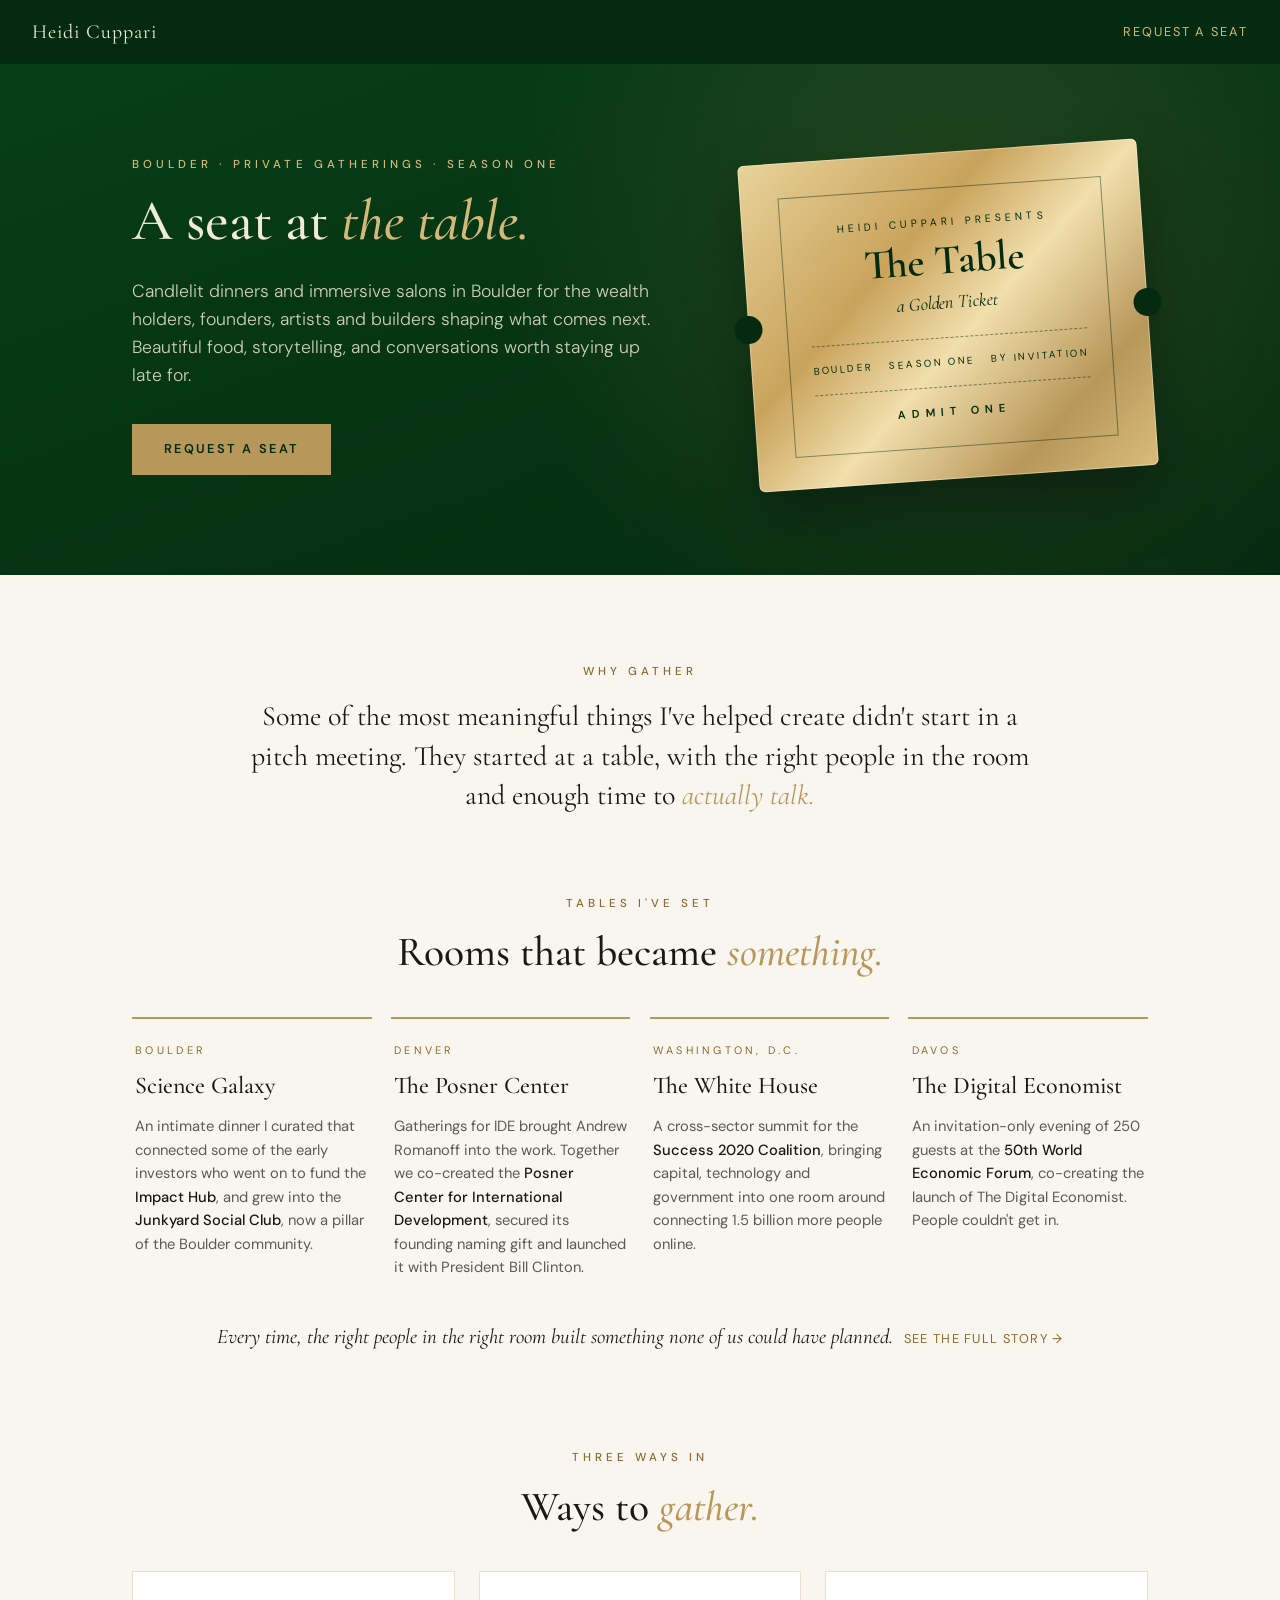
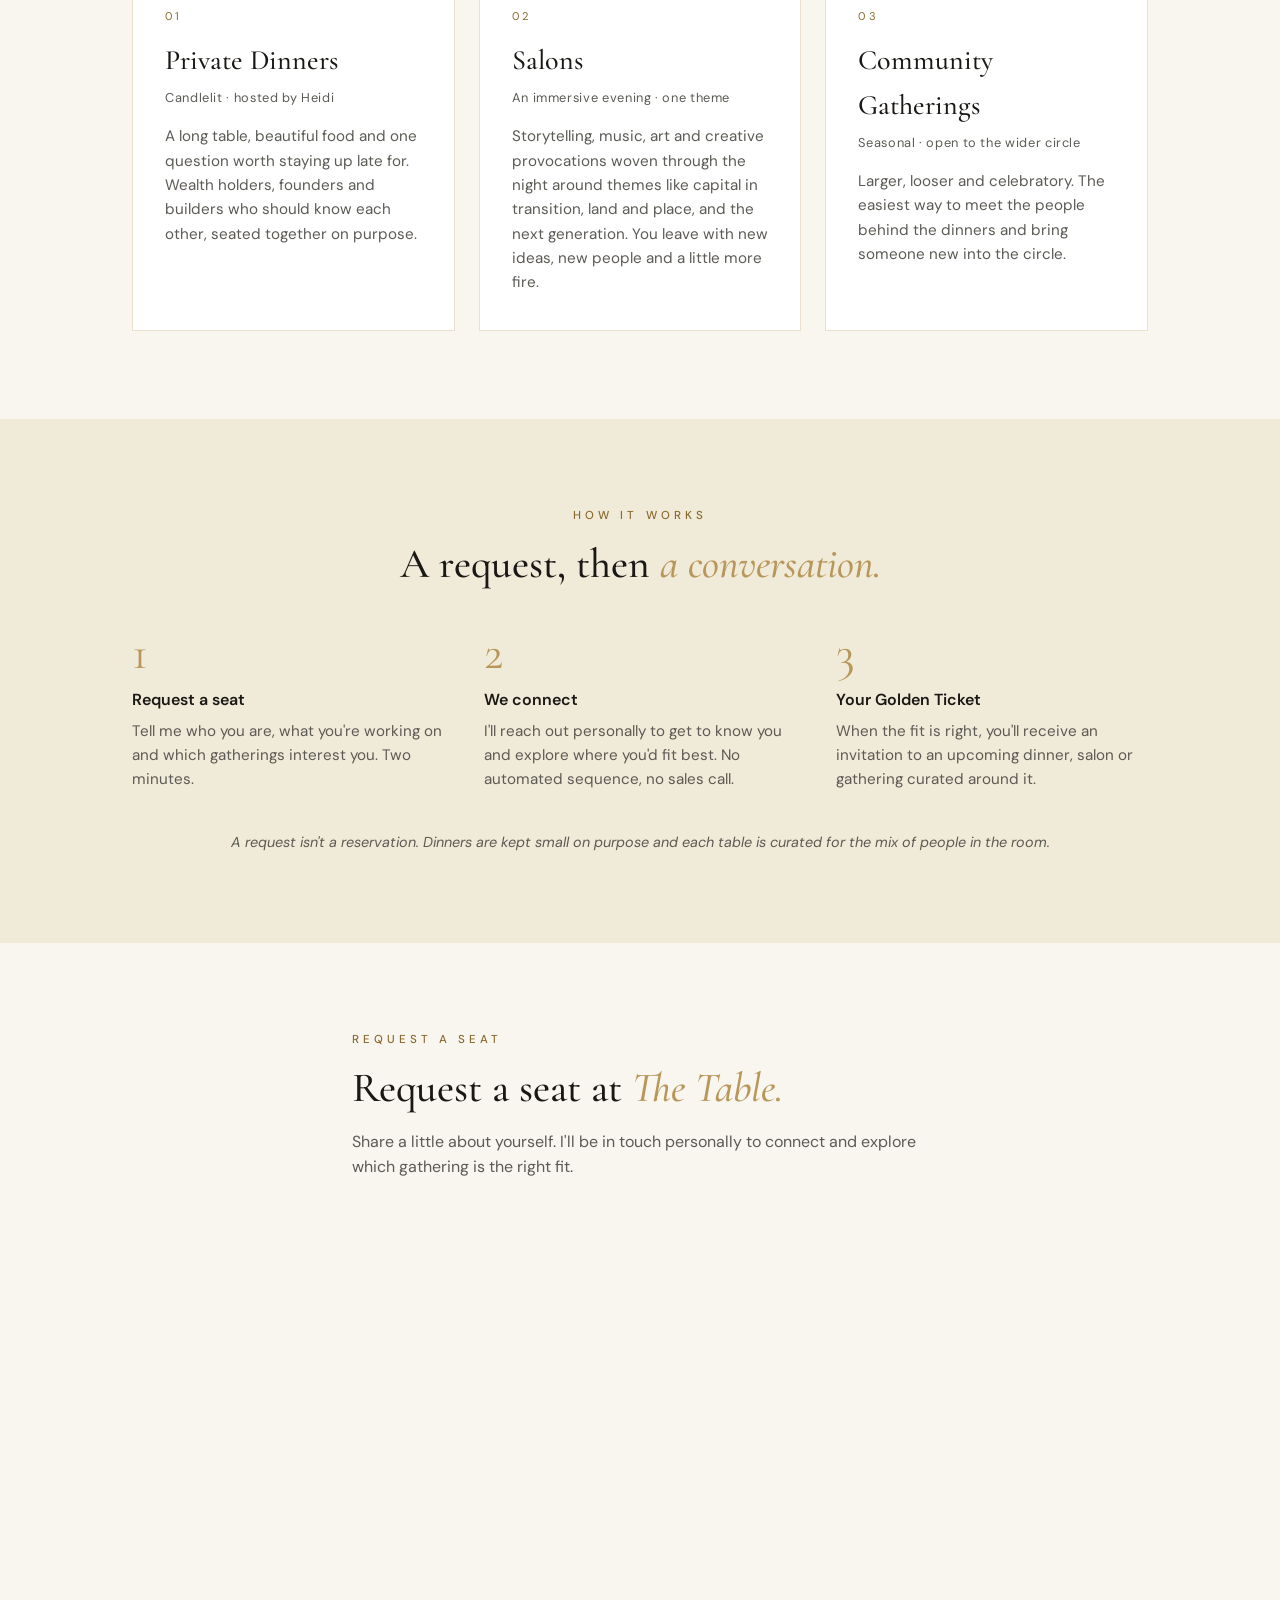
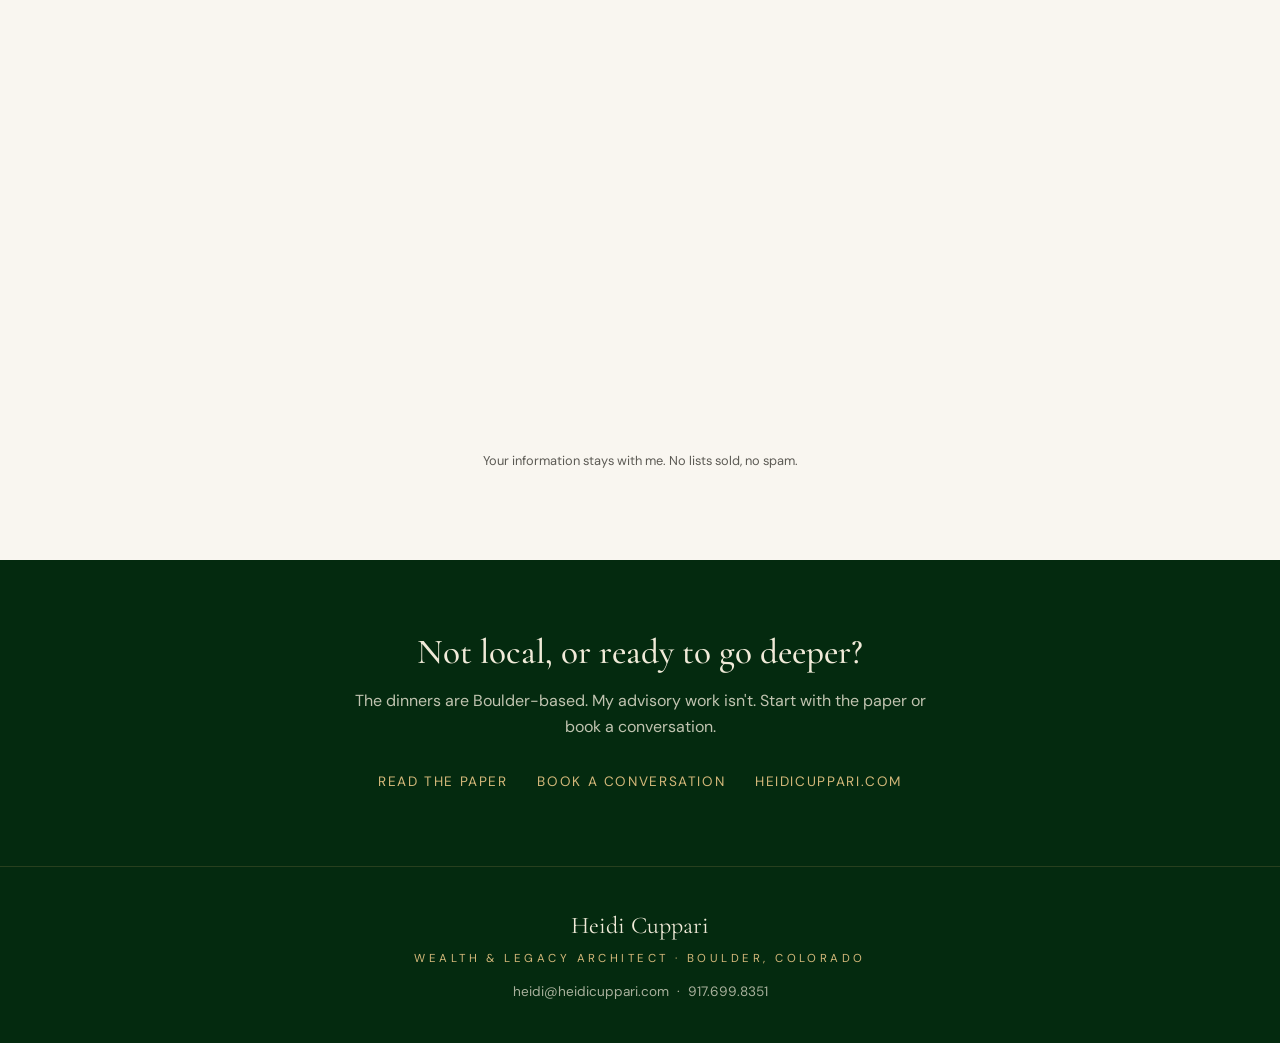
<file: connect.html>
<!DOCTYPE html>
<html lang="en">
<head>
<meta charset="UTF-8">
<meta name="viewport" content="width=device-width, initial-scale=1.0">
<title>The Table · Private Gatherings in Boulder · Heidi Cuppari</title>
<meta name="description" content="Candlelit dinners and immersive salons in Boulder for wealth holders, founders and builders shaping what capital does next. Request a seat at The Table.">
<link rel="preconnect" href="https://fonts.googleapis.com">
<link rel="preconnect" href="https://fonts.gstatic.com" crossorigin>
<link href="https://fonts.googleapis.com/css2?family=Cormorant+Garamond:ital,wght@0,400;0,500;0,600;0,700;1,400;1,500&family=DM+Sans:wght@300;400;500;600&display=swap" rel="stylesheet">
<style>
:root {
  --ink: #1a1814;
  --ink-soft: #5c5a54;
  --gold: #b8975a;
  --gold-deep: #8a6a30;
  --gold-soft: #d4b87a;
  --gold-pale: #e8d8ad;
  --forest: #073e17;
  --forest-deep: #042a0f;
  --parchment: #f0ead8;
  --warm-white: #f9f6f0;
  --cream: #faf5e6;
  --rule: rgba(184, 151, 90, 0.3);
}
* { margin: 0; padding: 0; box-sizing: border-box; }
body { font-family: 'DM Sans', sans-serif; color: var(--ink); background: var(--warm-white); line-height: 1.6; font-size: 16px; }
a { color: var(--gold-deep); }
em { font-style: italic; color: var(--gold); }
.serif { font-family: 'Cormorant Garamond', serif; }
.eyebrow { font-size: 0.72rem; font-weight: 500; letter-spacing: 0.35em; text-transform: uppercase; color: var(--gold-deep); display: block; margin-bottom: 1rem; }
h2 { font-family: 'Cormorant Garamond', serif; font-weight: 500; font-size: 2.6rem; line-height: 1.15; margin-bottom: 1rem; }
.wrap { max-width: 1080px; margin: 0 auto; padding: 0 2rem; }

/* top bar */
.topbar { background: var(--forest-deep); padding: 1rem 2rem; display: flex; justify-content: space-between; align-items: center; }
.topbar a { color: var(--gold-soft); text-decoration: none; font-size: 0.8rem; letter-spacing: 0.15em; text-transform: uppercase; }
.topbar .brand { font-family: 'Cormorant Garamond', serif; font-size: 1.25rem; letter-spacing: 0.05em; text-transform: none; color: var(--parchment); }

/* hero */
.hero { background: radial-gradient(circle at 75% 35%, rgba(184,151,90,0.18) 0%, transparent 45%), linear-gradient(160deg, var(--forest) 0%, var(--forest-deep) 100%); color: var(--parchment); padding: 5.5rem 0 6rem; overflow: hidden; }
.hero-grid { display: grid; grid-template-columns: 1.1fr 0.9fr; gap: 4rem; align-items: center; }
.hero .eyebrow { color: var(--gold-soft); }
.hero h1 { font-family: 'Cormorant Garamond', serif; font-weight: 500; font-size: 3.6rem; line-height: 1.08; margin-bottom: 1.5rem; }
.hero h1 em { color: var(--gold-soft); }
.hero-sub { font-size: 1.1rem; font-weight: 300; color: rgba(240,234,216,0.85); max-width: 34rem; margin-bottom: 2.2rem; }
.btn-gold { display: inline-block; background: var(--gold); color: var(--forest-deep); padding: 0.95rem 2rem; font-size: 0.8rem; font-weight: 600; letter-spacing: 0.18em; text-transform: uppercase; text-decoration: none; border: none; cursor: pointer; transition: background 0.2s; }
.btn-gold:hover { background: var(--gold-soft); }

/* golden ticket */
.ticket { position: relative; background: linear-gradient(135deg, #e8d29a 0%, #c9a35c 35%, #f1dfac 55%, #b8975a 80%, #d9bd7c 100%); color: var(--forest-deep); border-radius: 6px; padding: 2.2rem 2.4rem 2rem 2.4rem; box-shadow: 0 30px 60px rgba(0,0,0,0.35), inset 0 0 0 1px rgba(255,255,255,0.35); transform: rotate(-4deg); max-width: 400px; margin-left: auto; }
.ticket::before, .ticket::after { content: ''; position: absolute; top: 50%; width: 28px; height: 28px; margin-top: -14px; border-radius: 50%; background: var(--forest-deep); }
.ticket::before { left: -14px; }
.ticket::after { right: -14px; }
.ticket-border { border: 1px solid rgba(4,42,15,0.45); padding: 1.6rem 1.4rem; text-align: center; }
.ticket-top { font-size: 0.65rem; letter-spacing: 0.4em; text-transform: uppercase; margin-bottom: 0.6rem; }
.ticket-title { font-family: 'Cormorant Garamond', serif; font-size: 2.6rem; font-weight: 600; line-height: 1; margin-bottom: 0.4rem; }
.ticket-sub { font-family: 'Cormorant Garamond', serif; font-style: italic; font-size: 1.15rem; margin-bottom: 1.2rem; }
.ticket-rule { border-top: 1px dashed rgba(4,42,15,0.5); margin: 1rem 0; }
.ticket-meta { display: flex; justify-content: space-between; font-size: 0.62rem; letter-spacing: 0.25em; text-transform: uppercase; }
.ticket-admit { font-size: 0.7rem; letter-spacing: 0.5em; text-transform: uppercase; font-weight: 600; margin-top: 0.4rem; }

/* intro */
.intro { padding: 5.5rem 0 4rem; text-align: center; }
.intro p.lead { font-family: 'Cormorant Garamond', serif; font-size: 1.75rem; line-height: 1.4; max-width: 50rem; margin: 0 auto; color: var(--ink); }

.proofs { padding: 1rem 0 5rem; }
.proofs-grid { display: grid; grid-template-columns: repeat(4, 1fr); gap: 1.2rem; margin-top: 2.5rem; }
.proof { border-top: 2px solid var(--gold); padding: 1.4rem 0.2rem 0; }
.proof-where { font-size: 0.68rem; letter-spacing: 0.3em; text-transform: uppercase; color: var(--gold-deep); margin-bottom: 0.5rem; }
.proof h3 { font-family: 'Cormorant Garamond', serif; font-size: 1.5rem; font-weight: 500; margin-bottom: 0.6rem; }
.proof p { font-size: 0.92rem; color: var(--ink-soft); }
.proof strong { color: var(--ink); font-weight: 500; }
.proofs-note { text-align: center; margin-top: 2.5rem; font-family: 'Cormorant Garamond', serif; font-style: italic; font-size: 1.3rem; }
.proofs-note a { font-family: 'DM Sans', sans-serif; font-style: normal; font-size: 0.8rem; letter-spacing: 0.1em; text-transform: uppercase; text-decoration: none; margin-left: 0.4rem; }
/* formats */
.formats { padding: 1rem 0 5.5rem; }
.formats-grid { display: grid; grid-template-columns: repeat(3, 1fr); gap: 1.5rem; margin-top: 2.5rem; }
.format { background: #fff; border: 1px solid var(--rule); padding: 2.2rem 2rem; }
.format-num { font-size: 0.7rem; letter-spacing: 0.3em; text-transform: uppercase; color: var(--gold-deep); margin-bottom: 0.8rem; }
.format h3 { font-family: 'Cormorant Garamond', serif; font-size: 1.75rem; font-weight: 500; margin-bottom: 0.3rem; }
.format .size { font-size: 0.8rem; color: var(--ink-soft); letter-spacing: 0.05em; margin-bottom: 1rem; }
.format p { font-size: 0.95rem; color: var(--ink-soft); }
.center { text-align: center; }

/* how */
.how { background: var(--parchment); padding: 5.5rem 0; }
.steps { display: grid; grid-template-columns: repeat(3, 1fr); gap: 2.5rem; margin-top: 2.5rem; }
.step-n { font-family: 'Cormorant Garamond', serif; font-size: 3rem; color: var(--gold); line-height: 1; margin-bottom: 0.6rem; }
.step h3 { font-size: 1rem; font-weight: 600; margin-bottom: 0.4rem; }
.step p { font-size: 0.95rem; color: var(--ink-soft); }
.how-note { margin-top: 2.5rem; font-size: 0.9rem; color: var(--ink-soft); font-style: italic; text-align: center; }

/* form */
.form-section { padding: 5.5rem 0; background: var(--warm-white); }
.form-inner { max-width: 640px; margin: 0 auto; padding: 0 2rem; }
.form-sub { color: var(--ink-soft); margin-bottom: 2.2rem; }
form > div { margin-bottom: 1.2rem; }
.form-row { display: grid; grid-template-columns: 1fr 1fr; gap: 1rem; }
label { display: block; font-size: 0.75rem; letter-spacing: 0.12em; text-transform: uppercase; color: var(--ink-soft); margin-bottom: 0.4rem; }
.optional { text-transform: none; letter-spacing: 0; color: rgba(92,90,84,0.6); }
input[type=text], input[type=email], input[type=tel], textarea { width: 100%; padding: 0.8rem 0.9rem; border: 1px solid var(--rule); background: #fff; font-family: inherit; font-size: 1rem; color: var(--ink); }
input:focus, textarea:focus { outline: none; border-color: var(--gold); }
.checks { display: grid; grid-template-columns: 1fr 1fr; gap: 0.6rem 1rem; }
.checks label { display: flex; gap: 0.6rem; align-items: center; text-transform: none; letter-spacing: 0; font-size: 0.95rem; color: var(--ink); margin: 0; cursor: pointer; }
.checks input { accent-color: var(--forest); width: 16px; height: 16px; }
.form-section button { width: 100%; margin-top: 0.6rem; }
.ghl-form { min-height: 820px; }
.privacy { font-size: 0.8rem; color: var(--ink-soft); text-align: center; margin-top: 1rem; }

/* closing */
.closing { background: var(--forest-deep); color: var(--parchment); padding: 4.5rem 0; text-align: center; }
.closing h2 { color: var(--parchment); font-size: 2.2rem; }
.closing p { color: rgba(240,234,216,0.8); max-width: 36rem; margin: 0 auto 1.8rem; }
.closing .links a { color: var(--gold-soft); margin: 0 0.8rem; font-size: 0.85rem; letter-spacing: 0.12em; text-transform: uppercase; text-decoration: none; }
.sig { padding: 2.5rem 2rem; text-align: center; background: var(--forest-deep); border-top: 1px solid rgba(184,151,90,0.2); }
.sig .name { font-family: 'Cormorant Garamond', serif; font-size: 1.5rem; color: var(--parchment); }
.sig .title { font-size: 0.72rem; letter-spacing: 0.3em; text-transform: uppercase; color: var(--gold-soft); margin: 0.3rem 0 0.8rem; }
.sig .contact, .sig .contact a { color: rgba(240,234,216,0.7); font-size: 0.85rem; text-decoration: none; }

@media (max-width: 860px) {
  .hero-grid { grid-template-columns: 1fr; gap: 3.5rem; }
  .hero h1 { font-size: 2.6rem; }
  .ticket { margin: 0 auto; transform: rotate(-3deg); }
  .formats-grid, .steps { grid-template-columns: 1fr; }
  .proofs-grid { grid-template-columns: 1fr 1fr; }
  h2 { font-size: 2.1rem; }
  .intro p.lead { font-size: 1.4rem; }
}
@media (max-width: 560px) {
  .wrap, .form-inner { padding: 0 1rem; }
  .form-row, .checks, .proofs-grid { grid-template-columns: 1fr; }
  .ticket { padding: 1.6rem; }
  .ticket-title { font-size: 2.1rem; }
  .topbar { padding: 1rem; }
}
</style>
</head>
<body>

<div class="topbar">
  <a class="brand" href="/">Heidi Cuppari</a>
  <a href="#request">Request a seat</a>
</div>

<!-- HERO -->
<section class="hero">
  <div class="wrap hero-grid">
    <div>
      <span class="eyebrow">Boulder · Private Gatherings · Season One</span>
      <h1>A seat at <em>the table.</em></h1>
      <p class="hero-sub">Candlelit dinners and immersive salons in Boulder for the wealth holders, founders, artists and builders shaping what comes next. Beautiful food, storytelling, and conversations worth staying up late for.</p>
      <a class="btn-gold" href="#request">Request a seat</a>
    </div>
    <div>
      <div class="ticket" aria-label="The Golden Ticket">
        <div class="ticket-border">
          <div class="ticket-top">Heidi Cuppari presents</div>
          <div class="ticket-title">The Table</div>
          <div class="ticket-sub">a Golden Ticket</div>
          <div class="ticket-rule"></div>
          <div class="ticket-meta"><span>Boulder</span><span>Season One</span><span>By invitation</span></div>
          <div class="ticket-rule"></div>
          <div class="ticket-admit">Admit one</div>
        </div>
      </div>
    </div>
  </div>
</section>

<!-- INTRO -->
<section class="intro">
  <div class="wrap">
    <span class="eyebrow">Why gather</span>
    <p class="lead">Some of the most meaningful things I've helped create didn't start in a pitch meeting. They started at a table, with the right people in the room and enough time to <em>actually talk.</em></p>
  </div>
</section>

<!-- TABLES SET -->
<section class="proofs">
  <div class="wrap">
    <div class="center">
      <span class="eyebrow">Tables I've set</span>
      <h2>Rooms that became <em>something.</em></h2>
    </div>
    <div class="proofs-grid">
      <div class="proof"><div class="proof-where">Boulder</div><h3>Science Galaxy</h3><p>An intimate dinner I curated that connected some of the early investors who went on to fund the <strong>Impact Hub</strong>, and grew into the <strong>Junkyard Social Club</strong>, now a pillar of the Boulder community.</p></div>
      <div class="proof"><div class="proof-where">Denver</div><h3>The Posner Center</h3><p>Gatherings for IDE brought Andrew Romanoff into the work. Together we co-created the <strong>Posner Center for International Development</strong>, secured its founding naming gift and launched it with President Bill Clinton.</p></div>
      <div class="proof"><div class="proof-where">Washington, D.C.</div><h3>The White House</h3><p>A cross-sector summit for the <strong>Success 2020 Coalition</strong>, bringing capital, technology and government into one room around connecting 1.5 billion more people online.</p></div>
      <div class="proof"><div class="proof-where">Davos</div><h3>The Digital Economist</h3><p>An invitation-only evening of 250 guests at the <strong>50th World Economic Forum</strong>, co-creating the launch of The Digital Economist. People couldn't get in.</p></div>
    </div>
    <p class="proofs-note">Every time, the right people in the right room built something none of us could have planned. <a href="/proof">See the full story →</a></p>
  </div>
</section>

<!-- FORMATS -->
<section class="formats">
  <div class="wrap">
    <div class="center">
      <span class="eyebrow">Three ways in</span>
      <h2>Ways to <em>gather.</em></h2>
    </div>
    <div class="formats-grid">
      <div class="format">
        <div class="format-num">01</div>
        <h3>Private Dinners</h3>
        <div class="size">Candlelit · hosted by Heidi</div>
        <p>A long table, beautiful food and one question worth staying up late for. Wealth holders, founders and builders who should know each other, seated together on purpose.</p>
      </div>
      <div class="format">
        <div class="format-num">02</div>
        <h3>Salons</h3>
        <div class="size">An immersive evening · one theme</div>
        <p>Storytelling, music, art and creative provocations woven through the night around themes like capital in transition, land and place, and the next generation. You leave with new ideas, new people and a little more fire.</p>
      </div>
      <div class="format">
        <div class="format-num">03</div>
        <h3>Community Gatherings</h3>
        <div class="size">Seasonal · open to the wider circle</div>
        <p>Larger, looser and celebratory. The easiest way to meet the people behind the dinners and bring someone new into the circle.</p>
      </div>
    </div>
  </div>
</section>

<!-- HOW -->
<section class="how">
  <div class="wrap">
    <div class="center">
      <span class="eyebrow">How it works</span>
      <h2>A request, then <em>a conversation.</em></h2>
    </div>
    <div class="steps">
      <div class="step">
        <div class="step-n">1</div>
        <h3>Request a seat</h3>
        <p>Tell me who you are, what you're working on and which gatherings interest you. Two minutes.</p>
      </div>
      <div class="step">
        <div class="step-n">2</div>
        <h3>We connect</h3>
        <p>I'll reach out personally to get to know you and explore where you'd fit best. No automated sequence, no sales call.</p>
      </div>
      <div class="step">
        <div class="step-n">3</div>
        <h3>Your Golden Ticket</h3>
        <p>When the fit is right, you'll receive an invitation to an upcoming dinner, salon or gathering curated around it.</p>
      </div>
    </div>
    <p class="how-note">A request isn't a reservation. Dinners are kept small on purpose and each table is curated for the mix of people in the room.</p>
  </div>
</section>

<!-- FORM -->
<section class="form-section" id="request">
  <div class="form-inner">
    <span class="eyebrow">Request a seat</span>
    <h2>Request a seat at <em>The Table.</em></h2>
    <p class="form-sub">Share a little about yourself. I'll be in touch personally to connect and explore which gathering is the right fit.</p>
    <div class="ghl-form">
      <iframe
        src="https://links.tfesystems.com/widget/form/74KTcHe3L2rWKNPzLpFH"
        style="width:100%;height:100%;border:none;border-radius:8px"
        id="inline-74KTcHe3L2rWKNPzLpFH"
        data-layout="{'id':'INLINE'}"
        data-trigger-type="alwaysShow"
        data-trigger-value=""
        data-activation-type="alwaysActivated"
        data-activation-value=""
        data-deactivation-type="neverDeactivate"
        data-deactivation-value=""
        data-form-name="The Table - Golden Ticket"
        data-height="820"
        data-layout-iframe-id="inline-74KTcHe3L2rWKNPzLpFH"
        data-form-id="74KTcHe3L2rWKNPzLpFH"
        data-cookie-consent="true"
        data-cookie-consent-provider="auto"
        title="The Table - Golden Ticket">
      </iframe>
    </div>
    <p class="privacy">Your information stays with me. No lists sold, no spam.</p>
  </div>
</section>

<!-- CLOSING -->
<section class="closing">
  <div class="wrap">
    <h2>Not local, or ready to go deeper?</h2>
    <p>The dinners are Boulder-based. My advisory work isn't. Start with the paper or book a conversation.</p>
    <div class="links">
      <a href="/paper">Read the paper</a>
      <a href="https://links.tfesystems.com/widget/bookings/wealth-legacy-conversation" target="_blank">Book a conversation</a>
      <a href="/">heidicuppari.com</a>
    </div>
  </div>
</section>
<section class="sig">
  <div class="name">Heidi Cuppari</div>
  <div class="title">Wealth &amp; Legacy Architect · Boulder, Colorado</div>
  <div class="contact"><a href="mailto:heidi@heidicuppari.com">heidi@heidicuppari.com</a> &nbsp;·&nbsp; 917.699.8351</div>
</section>

<script src="https://links.tfesystems.com/js/form_embed.js"></script>
</body>
</html>
</file>
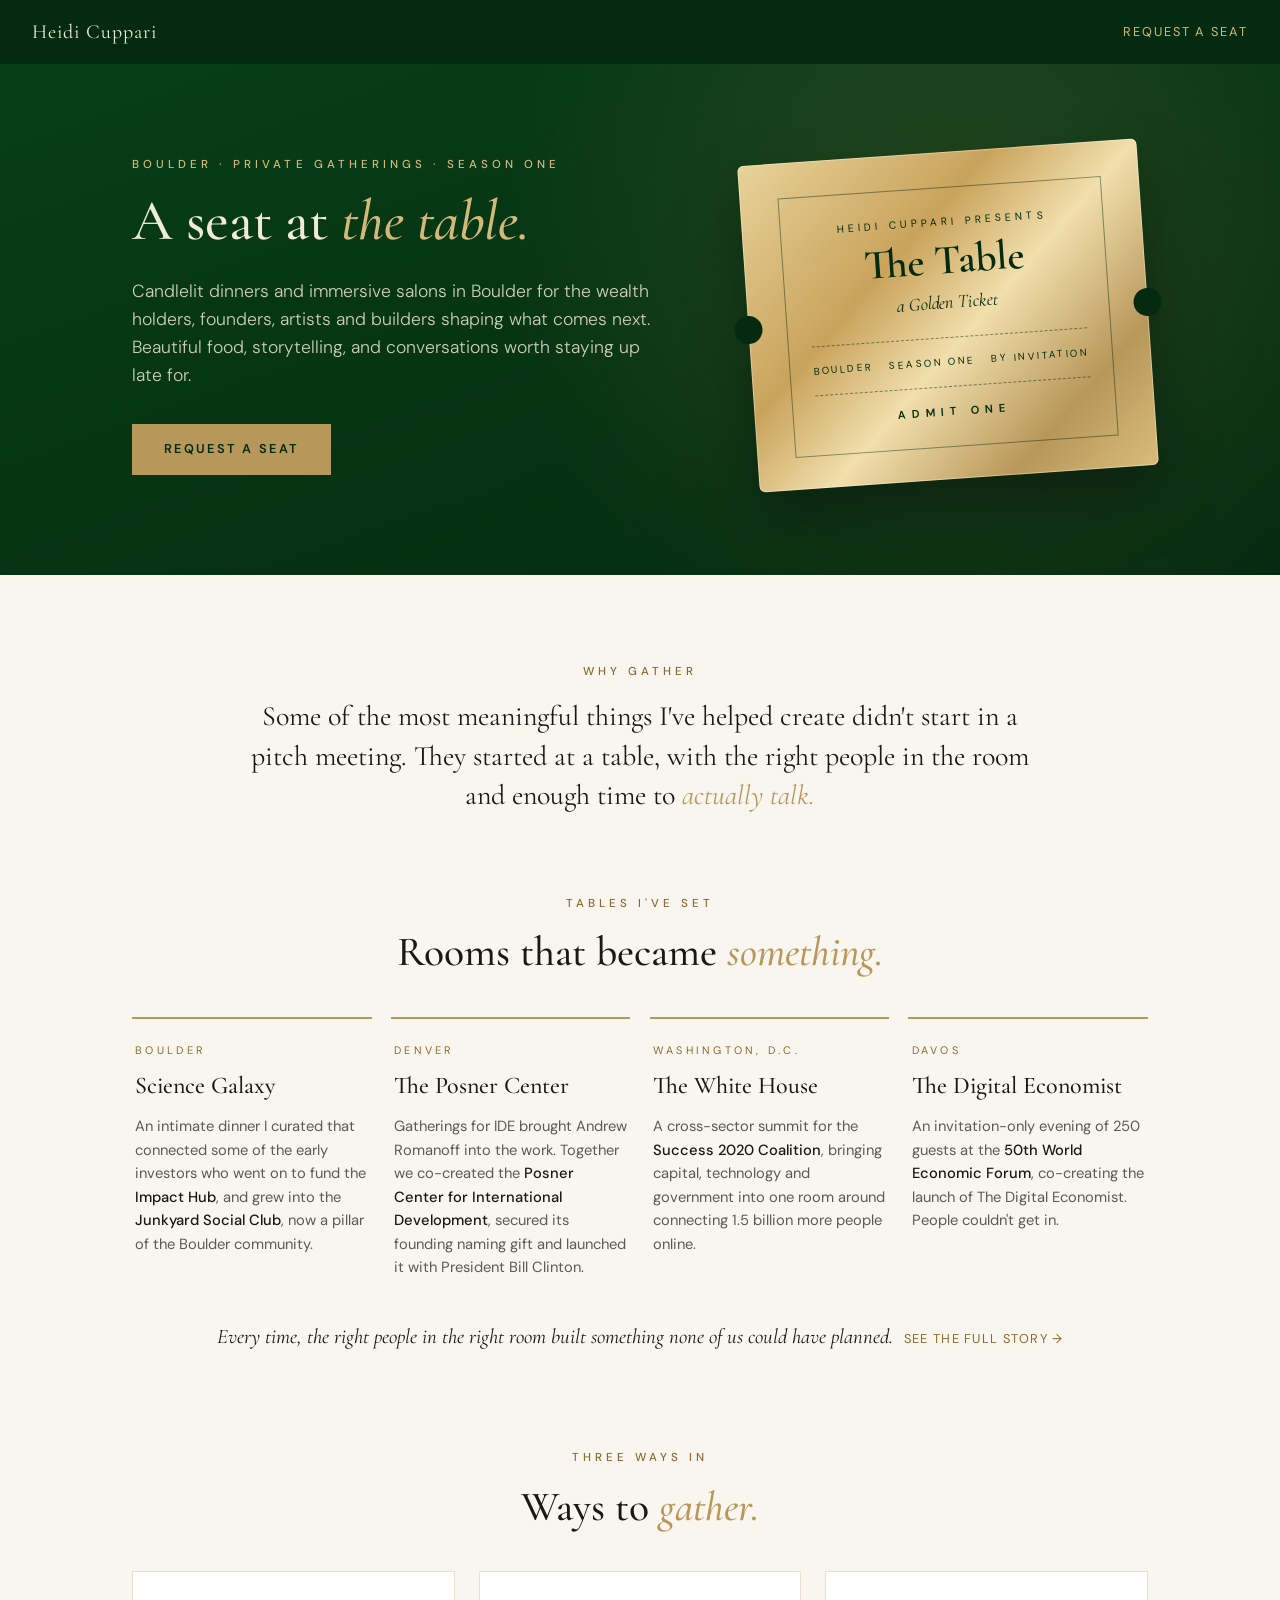
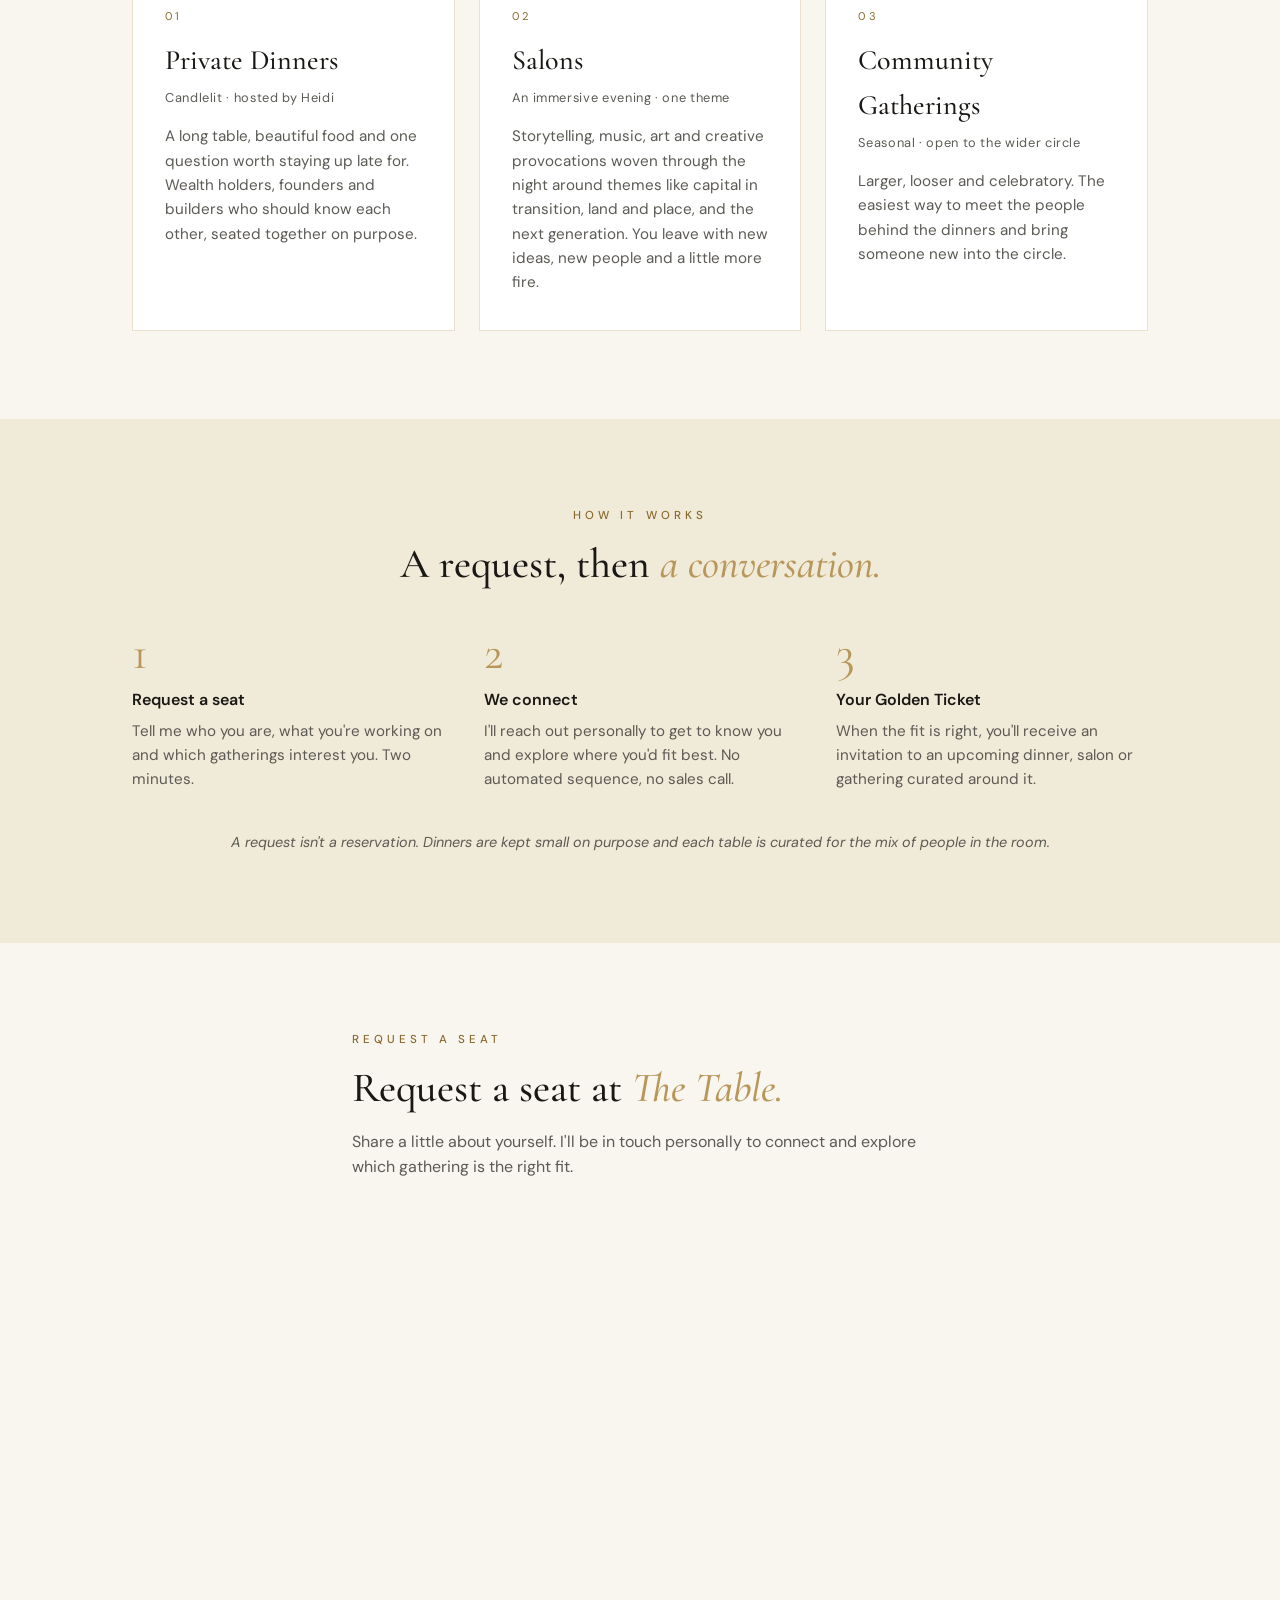
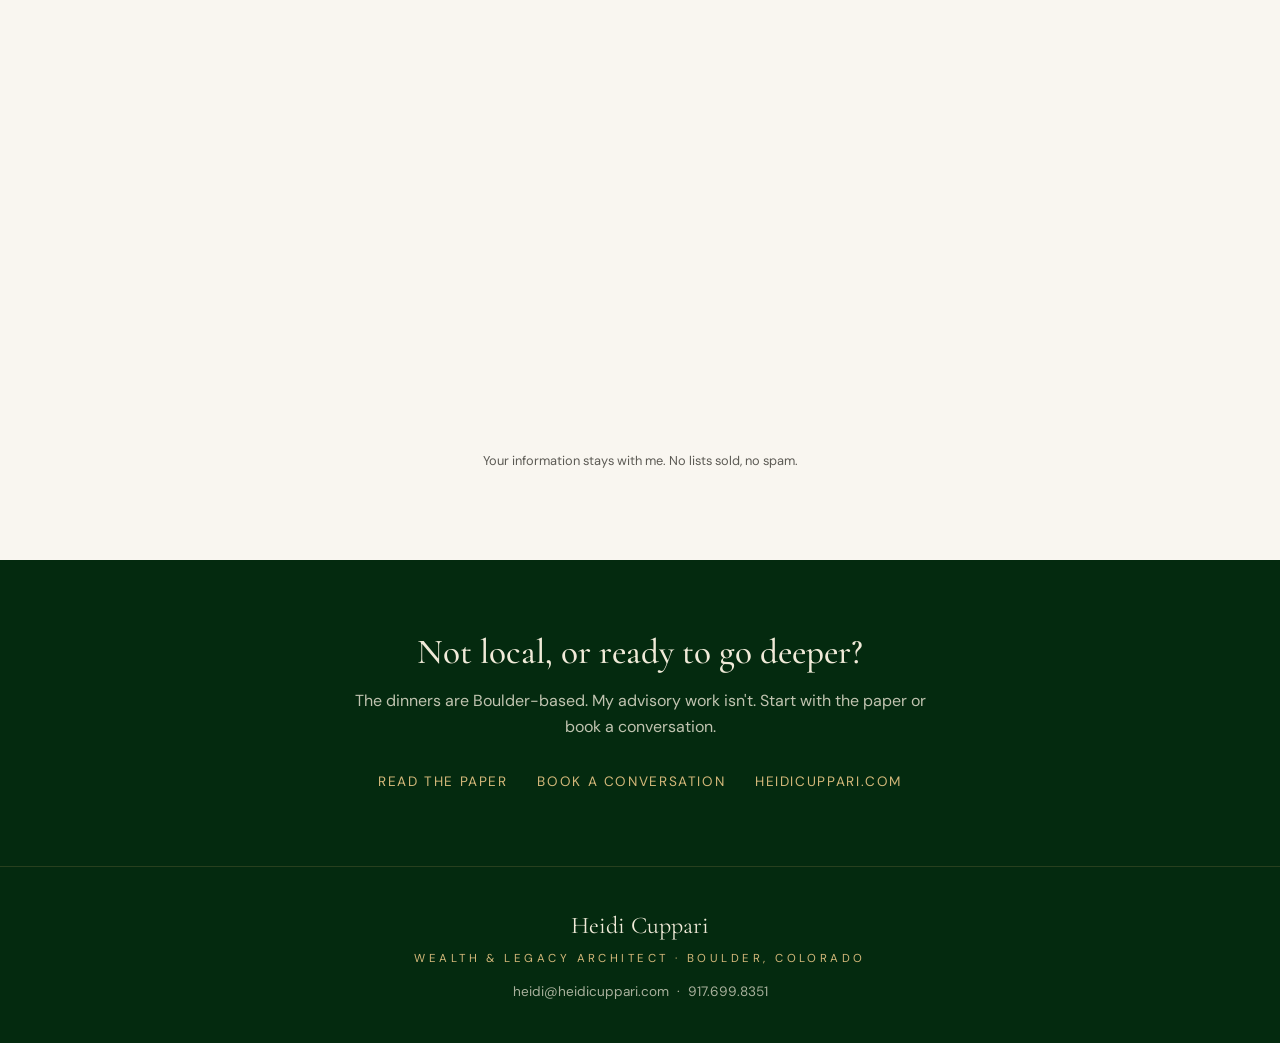
<file: connect_1.html>
<!DOCTYPE html>
<html lang="en">
<head>
<meta charset="UTF-8">
<meta name="viewport" content="width=device-width, initial-scale=1.0">
<title>The Table · Private Gatherings in Boulder · Heidi Cuppari</title>
<meta name="description" content="Candlelit dinners and immersive salons in Boulder for wealth holders, founders and builders shaping what capital does next. Request a seat at The Table.">
<link rel="preconnect" href="https://fonts.googleapis.com">
<link rel="preconnect" href="https://fonts.gstatic.com" crossorigin>
<link href="https://fonts.googleapis.com/css2?family=Cormorant+Garamond:ital,wght@0,400;0,500;0,600;0,700;1,400;1,500&family=DM+Sans:wght@300;400;500;600&display=swap" rel="stylesheet">
<style>
:root {
  --ink: #1a1814;
  --ink-soft: #5c5a54;
  --gold: #b8975a;
  --gold-deep: #8a6a30;
  --gold-soft: #d4b87a;
  --gold-pale: #e8d8ad;
  --forest: #073e17;
  --forest-deep: #042a0f;
  --parchment: #f0ead8;
  --warm-white: #f9f6f0;
  --cream: #faf5e6;
  --rule: rgba(184, 151, 90, 0.3);
}
* { margin: 0; padding: 0; box-sizing: border-box; }
body { font-family: 'DM Sans', sans-serif; color: var(--ink); background: var(--warm-white); line-height: 1.6; font-size: 16px; }
a { color: var(--gold-deep); }
em { font-style: italic; color: var(--gold); }
.serif { font-family: 'Cormorant Garamond', serif; }
.eyebrow { font-size: 0.72rem; font-weight: 500; letter-spacing: 0.35em; text-transform: uppercase; color: var(--gold-deep); display: block; margin-bottom: 1rem; }
h2 { font-family: 'Cormorant Garamond', serif; font-weight: 500; font-size: 2.6rem; line-height: 1.15; margin-bottom: 1rem; }
.wrap { max-width: 1080px; margin: 0 auto; padding: 0 2rem; }

/* top bar */
.topbar { background: var(--forest-deep); padding: 1rem 2rem; display: flex; justify-content: space-between; align-items: center; }
.topbar a { color: var(--gold-soft); text-decoration: none; font-size: 0.8rem; letter-spacing: 0.15em; text-transform: uppercase; }
.topbar .brand { font-family: 'Cormorant Garamond', serif; font-size: 1.25rem; letter-spacing: 0.05em; text-transform: none; color: var(--parchment); }

/* hero */
.hero { background: radial-gradient(circle at 75% 35%, rgba(184,151,90,0.18) 0%, transparent 45%), linear-gradient(160deg, var(--forest) 0%, var(--forest-deep) 100%); color: var(--parchment); padding: 5.5rem 0 6rem; overflow: hidden; }
.hero-grid { display: grid; grid-template-columns: 1.1fr 0.9fr; gap: 4rem; align-items: center; }
.hero .eyebrow { color: var(--gold-soft); }
.hero h1 { font-family: 'Cormorant Garamond', serif; font-weight: 500; font-size: 3.6rem; line-height: 1.08; margin-bottom: 1.5rem; }
.hero h1 em { color: var(--gold-soft); }
.hero-sub { font-size: 1.1rem; font-weight: 300; color: rgba(240,234,216,0.85); max-width: 34rem; margin-bottom: 2.2rem; }
.btn-gold { display: inline-block; background: var(--gold); color: var(--forest-deep); padding: 0.95rem 2rem; font-size: 0.8rem; font-weight: 600; letter-spacing: 0.18em; text-transform: uppercase; text-decoration: none; border: none; cursor: pointer; transition: background 0.2s; }
.btn-gold:hover { background: var(--gold-soft); }

/* golden ticket */
.ticket { position: relative; background: linear-gradient(135deg, #e8d29a 0%, #c9a35c 35%, #f1dfac 55%, #b8975a 80%, #d9bd7c 100%); color: var(--forest-deep); border-radius: 6px; padding: 2.2rem 2.4rem 2rem 2.4rem; box-shadow: 0 30px 60px rgba(0,0,0,0.35), inset 0 0 0 1px rgba(255,255,255,0.35); transform: rotate(-4deg); max-width: 400px; margin-left: auto; }
.ticket::before, .ticket::after { content: ''; position: absolute; top: 50%; width: 28px; height: 28px; margin-top: -14px; border-radius: 50%; background: var(--forest-deep); }
.ticket::before { left: -14px; }
.ticket::after { right: -14px; }
.ticket-border { border: 1px solid rgba(4,42,15,0.45); padding: 1.6rem 1.4rem; text-align: center; }
.ticket-top { font-size: 0.65rem; letter-spacing: 0.4em; text-transform: uppercase; margin-bottom: 0.6rem; }
.ticket-title { font-family: 'Cormorant Garamond', serif; font-size: 2.6rem; font-weight: 600; line-height: 1; margin-bottom: 0.4rem; }
.ticket-sub { font-family: 'Cormorant Garamond', serif; font-style: italic; font-size: 1.15rem; margin-bottom: 1.2rem; }
.ticket-rule { border-top: 1px dashed rgba(4,42,15,0.5); margin: 1rem 0; }
.ticket-meta { display: flex; justify-content: space-between; font-size: 0.62rem; letter-spacing: 0.25em; text-transform: uppercase; }
.ticket-admit { font-size: 0.7rem; letter-spacing: 0.5em; text-transform: uppercase; font-weight: 600; margin-top: 0.4rem; }

/* intro */
.intro { padding: 5.5rem 0 4rem; text-align: center; }
.intro p.lead { font-family: 'Cormorant Garamond', serif; font-size: 1.75rem; line-height: 1.4; max-width: 50rem; margin: 0 auto; color: var(--ink); }

.proofs { padding: 1rem 0 5rem; }
.proofs-grid { display: grid; grid-template-columns: repeat(4, 1fr); gap: 1.2rem; margin-top: 2.5rem; }
.proof { border-top: 2px solid var(--gold); padding: 1.4rem 0.2rem 0; }
.proof-where { font-size: 0.68rem; letter-spacing: 0.3em; text-transform: uppercase; color: var(--gold-deep); margin-bottom: 0.5rem; }
.proof h3 { font-family: 'Cormorant Garamond', serif; font-size: 1.5rem; font-weight: 500; margin-bottom: 0.6rem; }
.proof p { font-size: 0.92rem; color: var(--ink-soft); }
.proof strong { color: var(--ink); font-weight: 500; }
.proofs-note { text-align: center; margin-top: 2.5rem; font-family: 'Cormorant Garamond', serif; font-style: italic; font-size: 1.3rem; }
.proofs-note a { font-family: 'DM Sans', sans-serif; font-style: normal; font-size: 0.8rem; letter-spacing: 0.1em; text-transform: uppercase; text-decoration: none; margin-left: 0.4rem; }
/* formats */
.formats { padding: 1rem 0 5.5rem; }
.formats-grid { display: grid; grid-template-columns: repeat(3, 1fr); gap: 1.5rem; margin-top: 2.5rem; }
.format { background: #fff; border: 1px solid var(--rule); padding: 2.2rem 2rem; }
.format-num { font-size: 0.7rem; letter-spacing: 0.3em; text-transform: uppercase; color: var(--gold-deep); margin-bottom: 0.8rem; }
.format h3 { font-family: 'Cormorant Garamond', serif; font-size: 1.75rem; font-weight: 500; margin-bottom: 0.3rem; }
.format .size { font-size: 0.8rem; color: var(--ink-soft); letter-spacing: 0.05em; margin-bottom: 1rem; }
.format p { font-size: 0.95rem; color: var(--ink-soft); }
.center { text-align: center; }

/* how */
.how { background: var(--parchment); padding: 5.5rem 0; }
.steps { display: grid; grid-template-columns: repeat(3, 1fr); gap: 2.5rem; margin-top: 2.5rem; }
.step-n { font-family: 'Cormorant Garamond', serif; font-size: 3rem; color: var(--gold); line-height: 1; margin-bottom: 0.6rem; }
.step h3 { font-size: 1rem; font-weight: 600; margin-bottom: 0.4rem; }
.step p { font-size: 0.95rem; color: var(--ink-soft); }
.how-note { margin-top: 2.5rem; font-size: 0.9rem; color: var(--ink-soft); font-style: italic; text-align: center; }

/* form */
.form-section { padding: 5.5rem 0; background: var(--warm-white); }
.form-inner { max-width: 640px; margin: 0 auto; padding: 0 2rem; }
.form-sub { color: var(--ink-soft); margin-bottom: 2.2rem; }
form > div { margin-bottom: 1.2rem; }
.form-row { display: grid; grid-template-columns: 1fr 1fr; gap: 1rem; }
label { display: block; font-size: 0.75rem; letter-spacing: 0.12em; text-transform: uppercase; color: var(--ink-soft); margin-bottom: 0.4rem; }
.optional { text-transform: none; letter-spacing: 0; color: rgba(92,90,84,0.6); }
input[type=text], input[type=email], input[type=tel], textarea { width: 100%; padding: 0.8rem 0.9rem; border: 1px solid var(--rule); background: #fff; font-family: inherit; font-size: 1rem; color: var(--ink); }
input:focus, textarea:focus { outline: none; border-color: var(--gold); }
.checks { display: grid; grid-template-columns: 1fr 1fr; gap: 0.6rem 1rem; }
.checks label { display: flex; gap: 0.6rem; align-items: center; text-transform: none; letter-spacing: 0; font-size: 0.95rem; color: var(--ink); margin: 0; cursor: pointer; }
.checks input { accent-color: var(--forest); width: 16px; height: 16px; }
.form-section button { width: 100%; margin-top: 0.6rem; }
.ghl-form { min-height: 820px; }
.privacy { font-size: 0.8rem; color: var(--ink-soft); text-align: center; margin-top: 1rem; }

/* closing */
.closing { background: var(--forest-deep); color: var(--parchment); padding: 4.5rem 0; text-align: center; }
.closing h2 { color: var(--parchment); font-size: 2.2rem; }
.closing p { color: rgba(240,234,216,0.8); max-width: 36rem; margin: 0 auto 1.8rem; }
.closing .links a { color: var(--gold-soft); margin: 0 0.8rem; font-size: 0.85rem; letter-spacing: 0.12em; text-transform: uppercase; text-decoration: none; }
.sig { padding: 2.5rem 2rem; text-align: center; background: var(--forest-deep); border-top: 1px solid rgba(184,151,90,0.2); }
.sig .name { font-family: 'Cormorant Garamond', serif; font-size: 1.5rem; color: var(--parchment); }
.sig .title { font-size: 0.72rem; letter-spacing: 0.3em; text-transform: uppercase; color: var(--gold-soft); margin: 0.3rem 0 0.8rem; }
.sig .contact, .sig .contact a { color: rgba(240,234,216,0.7); font-size: 0.85rem; text-decoration: none; }

@media (max-width: 860px) {
  .hero-grid { grid-template-columns: 1fr; gap: 3.5rem; }
  .hero h1 { font-size: 2.6rem; }
  .ticket { margin: 0 auto; transform: rotate(-3deg); }
  .formats-grid, .steps { grid-template-columns: 1fr; }
  .proofs-grid { grid-template-columns: 1fr 1fr; }
  h2 { font-size: 2.1rem; }
  .intro p.lead { font-size: 1.4rem; }
}
@media (max-width: 560px) {
  .wrap, .form-inner { padding: 0 1rem; }
  .form-row, .checks, .proofs-grid { grid-template-columns: 1fr; }
  .ticket { padding: 1.6rem; }
  .ticket-title { font-size: 2.1rem; }
  .topbar { padding: 1rem; }
}
</style>
</head>
<body>

<div class="topbar">
  <a class="brand" href="/">Heidi Cuppari</a>
  <a href="#request">Request a seat</a>
</div>

<!-- HERO -->
<section class="hero">
  <div class="wrap hero-grid">
    <div>
      <span class="eyebrow">Boulder · Private Gatherings · Season One</span>
      <h1>A seat at <em>the table.</em></h1>
      <p class="hero-sub">Candlelit dinners and immersive salons in Boulder for the wealth holders, founders, artists and builders shaping what comes next. Beautiful food, storytelling, and conversations worth staying up late for.</p>
      <a class="btn-gold" href="#request">Request a seat</a>
    </div>
    <div>
      <div class="ticket" aria-label="The Golden Ticket">
        <div class="ticket-border">
          <div class="ticket-top">Heidi Cuppari presents</div>
          <div class="ticket-title">The Table</div>
          <div class="ticket-sub">a Golden Ticket</div>
          <div class="ticket-rule"></div>
          <div class="ticket-meta"><span>Boulder</span><span>Season One</span><span>By invitation</span></div>
          <div class="ticket-rule"></div>
          <div class="ticket-admit">Admit one</div>
        </div>
      </div>
    </div>
  </div>
</section>

<!-- INTRO -->
<section class="intro">
  <div class="wrap">
    <span class="eyebrow">Why gather</span>
    <p class="lead">Some of the most meaningful things I've helped create didn't start in a pitch meeting. They started at a table, with the right people in the room and enough time to <em>actually talk.</em></p>
  </div>
</section>

<!-- TABLES SET -->
<section class="proofs">
  <div class="wrap">
    <div class="center">
      <span class="eyebrow">Tables I've set</span>
      <h2>Rooms that became <em>something.</em></h2>
    </div>
    <div class="proofs-grid">
      <div class="proof"><div class="proof-where">Boulder</div><h3>Science Galaxy</h3><p>An intimate dinner I curated that connected some of the early investors who went on to fund the <strong>Impact Hub</strong>, and grew into the <strong>Junkyard Social Club</strong>, now a pillar of the Boulder community.</p></div>
      <div class="proof"><div class="proof-where">Denver</div><h3>The Posner Center</h3><p>Gatherings for IDE brought Andrew Romanoff into the work. Together we co-created the <strong>Posner Center for International Development</strong>, secured its founding naming gift and launched it with President Bill Clinton.</p></div>
      <div class="proof"><div class="proof-where">Washington, D.C.</div><h3>The White House</h3><p>A cross-sector summit for the <strong>Success 2020 Coalition</strong>, bringing capital, technology and government into one room around connecting 1.5 billion more people online.</p></div>
      <div class="proof"><div class="proof-where">Davos</div><h3>The Digital Economist</h3><p>An invitation-only evening of 250 guests at the <strong>50th World Economic Forum</strong>, co-creating the launch of The Digital Economist. People couldn't get in.</p></div>
    </div>
    <p class="proofs-note">Every time, the right people in the right room built something none of us could have planned. <a href="/proof">See the full story →</a></p>
  </div>
</section>

<!-- FORMATS -->
<section class="formats">
  <div class="wrap">
    <div class="center">
      <span class="eyebrow">Three ways in</span>
      <h2>Ways to <em>gather.</em></h2>
    </div>
    <div class="formats-grid">
      <div class="format">
        <div class="format-num">01</div>
        <h3>Private Dinners</h3>
        <div class="size">Candlelit · hosted by Heidi</div>
        <p>A long table, beautiful food and one question worth staying up late for. Wealth holders, founders and builders who should know each other, seated together on purpose.</p>
      </div>
      <div class="format">
        <div class="format-num">02</div>
        <h3>Salons</h3>
        <div class="size">An immersive evening · one theme</div>
        <p>Storytelling, music, art and creative provocations woven through the night around themes like capital in transition, land and place, and the next generation. You leave with new ideas, new people and a little more fire.</p>
      </div>
      <div class="format">
        <div class="format-num">03</div>
        <h3>Community Gatherings</h3>
        <div class="size">Seasonal · open to the wider circle</div>
        <p>Larger, looser and celebratory. The easiest way to meet the people behind the dinners and bring someone new into the circle.</p>
      </div>
    </div>
  </div>
</section>

<!-- HOW -->
<section class="how">
  <div class="wrap">
    <div class="center">
      <span class="eyebrow">How it works</span>
      <h2>A request, then <em>a conversation.</em></h2>
    </div>
    <div class="steps">
      <div class="step">
        <div class="step-n">1</div>
        <h3>Request a seat</h3>
        <p>Tell me who you are, what you're working on and which gatherings interest you. Two minutes.</p>
      </div>
      <div class="step">
        <div class="step-n">2</div>
        <h3>We connect</h3>
        <p>I'll reach out personally to get to know you and explore where you'd fit best. No automated sequence, no sales call.</p>
      </div>
      <div class="step">
        <div class="step-n">3</div>
        <h3>Your Golden Ticket</h3>
        <p>When the fit is right, you'll receive an invitation to an upcoming dinner, salon or gathering curated around it.</p>
      </div>
    </div>
    <p class="how-note">A request isn't a reservation. Dinners are kept small on purpose and each table is curated for the mix of people in the room.</p>
  </div>
</section>

<!-- FORM -->
<section class="form-section" id="request">
  <div class="form-inner">
    <span class="eyebrow">Request a seat</span>
    <h2>Request a seat at <em>The Table.</em></h2>
    <p class="form-sub">Share a little about yourself. I'll be in touch personally to connect and explore which gathering is the right fit.</p>
    <div class="ghl-form">
      <iframe
        src="https://links.tfesystems.com/widget/form/74KTcHe3L2rWKNPzLpFH"
        style="width:100%;height:100%;border:none;border-radius:8px"
        id="inline-74KTcHe3L2rWKNPzLpFH"
        data-layout="{'id':'INLINE'}"
        data-trigger-type="alwaysShow"
        data-trigger-value=""
        data-activation-type="alwaysActivated"
        data-activation-value=""
        data-deactivation-type="neverDeactivate"
        data-deactivation-value=""
        data-form-name="The Table - Golden Ticket"
        data-height="820"
        data-layout-iframe-id="inline-74KTcHe3L2rWKNPzLpFH"
        data-form-id="74KTcHe3L2rWKNPzLpFH"
        data-cookie-consent="true"
        data-cookie-consent-provider="auto"
        title="The Table - Golden Ticket">
      </iframe>
    </div>
    <p class="privacy">Your information stays with me. No lists sold, no spam.</p>
  </div>
</section>

<!-- CLOSING -->
<section class="closing">
  <div class="wrap">
    <h2>Not local, or ready to go deeper?</h2>
    <p>The dinners are Boulder-based. My advisory work isn't. Start with the paper or book a conversation.</p>
    <div class="links">
      <a href="/paper">Read the paper</a>
      <a href="https://begin.heidicuppari.com/wealth-legacy-conversation" target="_blank">Book a conversation</a>
      <a href="/">heidicuppari.com</a>
    </div>
  </div>
</section>
<section class="sig">
  <div class="name">Heidi Cuppari</div>
  <div class="title">Wealth &amp; Legacy Architect · Boulder, Colorado</div>
  <div class="contact"><a href="mailto:heidi@heidicuppari.com">heidi@heidicuppari.com</a> &nbsp;·&nbsp; 917.699.8351</div>
</section>

<script src="https://links.tfesystems.com/js/form_embed.js"></script>
</body>
</html>
</file>
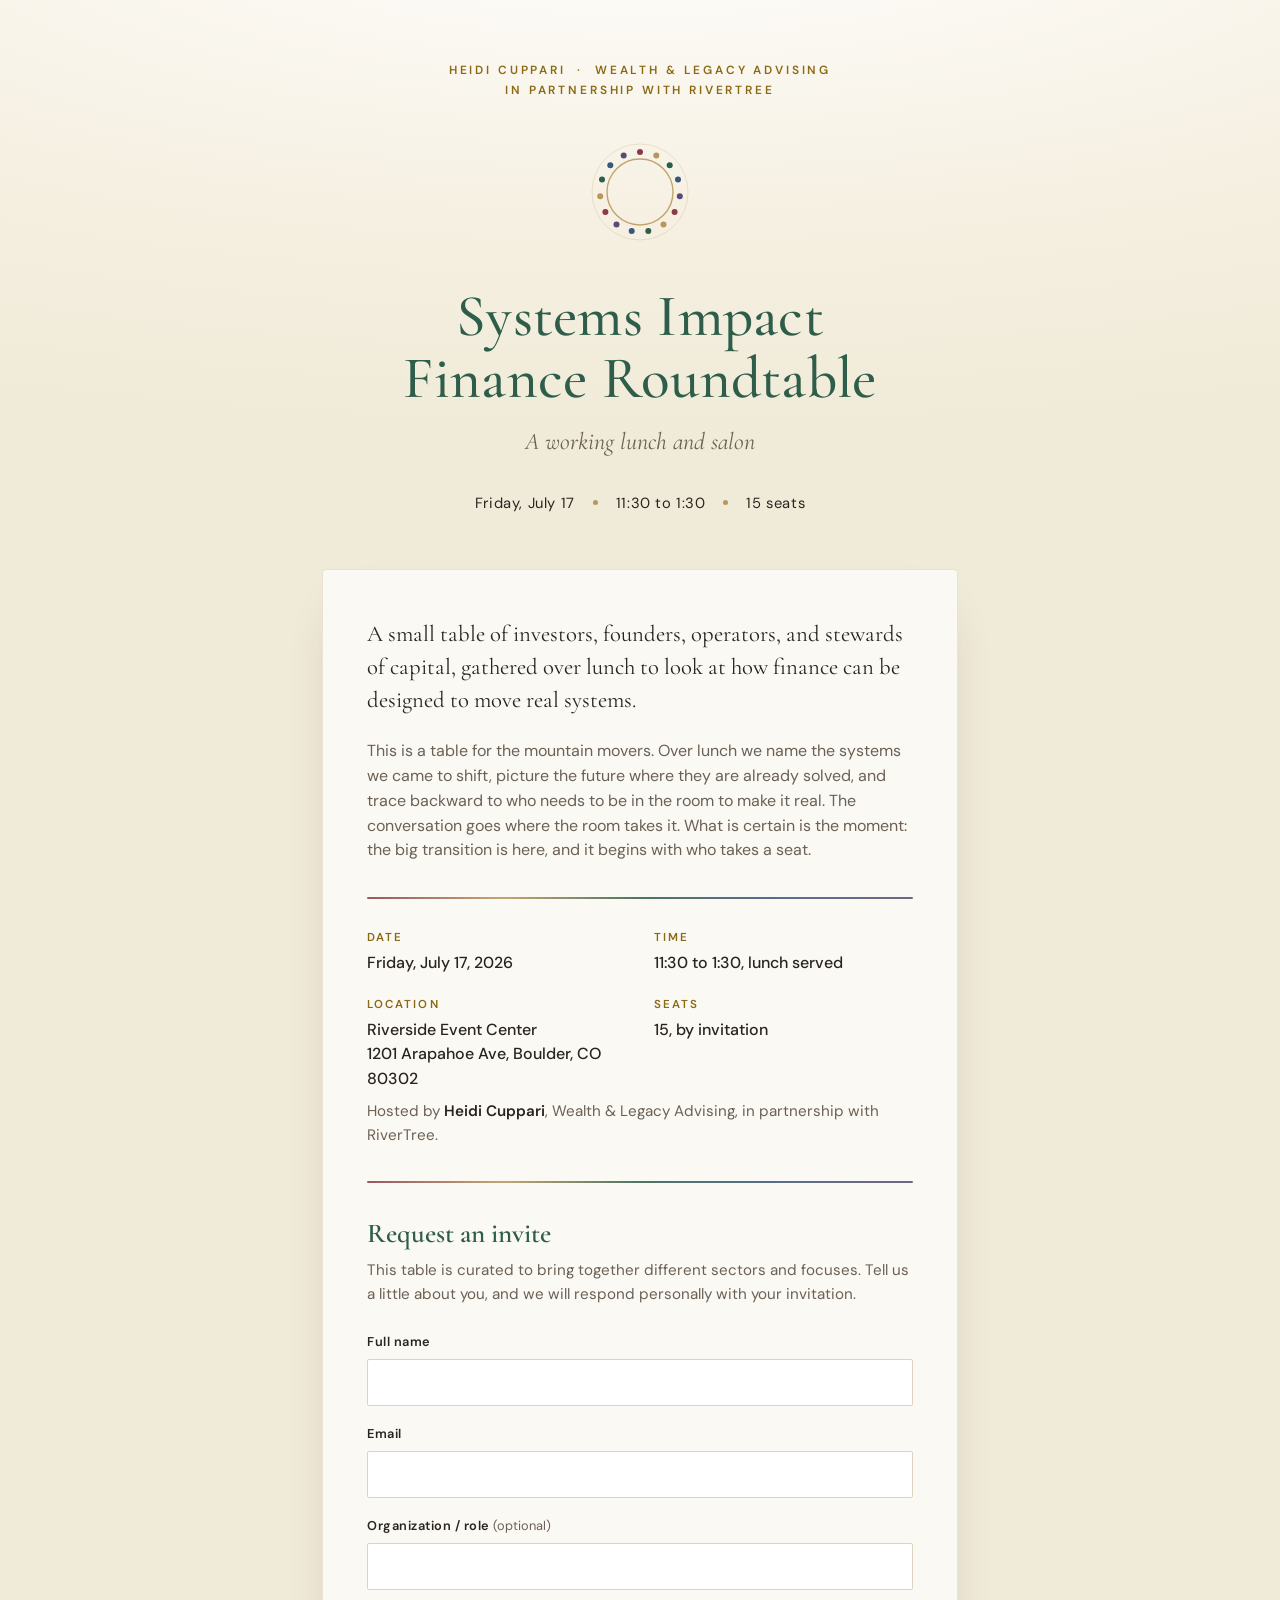
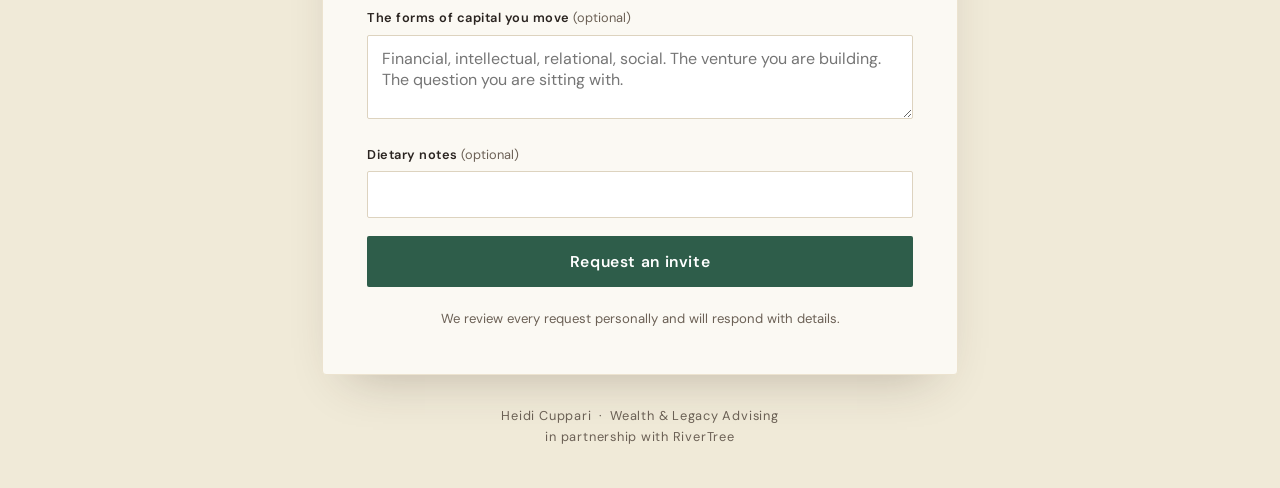
<file: roundtable.html>
<!DOCTYPE html>
<html lang="en">
<head>
<meta charset="UTF-8" />
<meta name="viewport" content="width=device-width, initial-scale=1.0" />
<meta name="robots" content="noindex" />
<title>Systems Impact Finance Roundtable</title>
<link rel="preconnect" href="https://fonts.googleapis.com">
<link rel="preconnect" href="https://fonts.gstatic.com" crossorigin>
<link href="https://fonts.googleapis.com/css2?family=Cormorant+Garamond:ital,wght@0,400;0,500;0,600;1,400&family=DM+Sans:opsz,wght@9..40,400;9..40,500;9..40,600&display=swap" rel="stylesheet">
<style>
  :root{
    --garnet:#8b3a4a;
    --gold:#b8975a;
    --gold-deep:#8b6914;
    --emerald:#2e5d4a;
    --emerald-deep:#244c3c;
    --sapphire:#3a567d;
    --amethyst:#5c4a72;
    --ink:#2a2420;
    --ink-soft:#6b6055;
    --parchment:#f0ead8;
    --warm-white:#fbf9f3;
  }
  *{box-sizing:border-box;margin:0;padding:0;}
  html{scroll-behavior:smooth;}
  body{
    font-family:'DM Sans',system-ui,sans-serif;
    background:var(--parchment);
    color:var(--ink);
    line-height:1.55;
    -webkit-font-smoothing:antialiased;
  }
  .wrap{max-width:680px;margin:0 auto;padding:0 22px;}

  /* HERO */
  .hero{
    background:radial-gradient(135% 95% at 50% -18%, #ffffff 0%, #f6f0e2 60%, var(--parchment) 100%);
    color:var(--ink);
    padding:60px 0 54px;
    text-align:center;
    position:relative;
    overflow:hidden;
  }
  .eyebrow{
    font-size:.74rem;
    letter-spacing:.24em;
    text-transform:uppercase;
    color:var(--gold-deep);
    font-weight:600;
    margin-bottom:26px;
    line-height:1.7;
  }
  .table-mark{margin:0 auto 28px;display:block;width:132px;height:132px;}
  h1{
    font-family:'Cormorant Garamond',serif;
    font-weight:500;
    font-size:clamp(2.5rem,7vw,3.7rem);
    line-height:1.04;
    letter-spacing:.005em;
    color:var(--emerald);
    margin-bottom:14px;
  }
  .subtitle{
    font-family:'Cormorant Garamond',serif;
    font-style:italic;
    font-size:clamp(1.15rem,3.2vw,1.5rem);
    color:var(--ink-soft);
    margin-bottom:30px;
  }
  .meta{
    display:inline-flex;flex-wrap:wrap;gap:10px 18px;
    justify-content:center;align-items:center;
    font-size:.92rem;letter-spacing:.04em;color:var(--ink);
  }
  .meta span{display:inline-flex;align-items:center;gap:18px;}
  .meta .dot{width:5px;height:5px;border-radius:50%;background:var(--gold);display:inline-block;}

  /* BODY CARD */
  .panel{
    background:var(--warm-white);
    border:1px solid #ece3cf;
    border-radius:4px;
    margin:0 auto;
    position:relative;
    z-index:2;
    padding:48px 44px 44px;
    box-shadow:0 24px 50px -26px rgba(60,40,30,.30);
  }
  .lead{
    font-family:'Cormorant Garamond',serif;
    font-size:1.42rem;line-height:1.45;color:var(--ink);margin-bottom:22px;
  }
  .body-copy{color:var(--ink-soft);font-size:1rem;margin-bottom:16px;}
  .rule{
    height:2px;border-radius:2px;margin:34px 0 30px;
    background:linear-gradient(90deg,var(--garnet),var(--gold),var(--emerald),var(--sapphire),var(--amethyst));
    opacity:.85;
  }

  .detail-grid{display:grid;grid-template-columns:1fr 1fr;gap:20px 28px;margin-bottom:8px;}
  .detail .label{font-size:.72rem;letter-spacing:.18em;text-transform:uppercase;color:var(--gold-deep);font-weight:600;margin-bottom:4px;}
  .detail .val{font-size:1rem;color:var(--ink);font-weight:500;}
  .host-line{font-size:.95rem;color:var(--ink-soft);margin-top:4px;}
  .host-line strong{color:var(--ink);font-weight:600;}

  /* FORM */
  .form-head{font-family:'Cormorant Garamond',serif;font-size:1.7rem;font-weight:600;color:var(--emerald);margin:8px 0 4px;}
  .form-sub{font-size:.95rem;color:var(--ink-soft);margin-bottom:26px;}
  form{display:grid;gap:18px;}
  .field label{display:block;font-size:.8rem;letter-spacing:.04em;color:var(--ink);font-weight:600;margin-bottom:7px;}
  .field .opt{color:var(--ink-soft);font-weight:400;letter-spacing:0;}
  input,textarea{
    width:100%;font-family:inherit;font-size:1rem;color:var(--ink);
    background:#fff;border:1px solid #ddd3bf;border-radius:2px;
    padding:12px 14px;transition:border-color .15s,box-shadow .15s;
  }
  input:focus,textarea:focus{outline:none;border-color:var(--emerald);box-shadow:0 0 0 3px rgba(46,93,74,.16);}
  textarea{resize:vertical;min-height:84px;}
  .btn{
    appearance:none;cursor:pointer;border:none;
    background:var(--emerald);color:#fff;
    font-family:'DM Sans',sans-serif;font-size:.98rem;font-weight:600;
    letter-spacing:.04em;padding:15px 20px;border-radius:2px;
    transition:background .18s,transform .05s;
  }
  .btn:hover{background:var(--emerald-deep);}
  .btn:active{transform:translateY(1px);}
  .btn:disabled{opacity:.55;cursor:default;}
  .fineprint{font-size:.82rem;color:var(--ink-soft);text-align:center;margin-top:4px;}

  /* SUCCESS / ERROR */
  .notice{display:none;text-align:center;padding:14px 0 4px;}
  .notice.show{display:block;}
  .notice.success .ico{color:var(--emerald);}
  .notice .ico{font-size:2.2rem;line-height:1;margin-bottom:10px;}
  .notice h3{font-family:'Cormorant Garamond',serif;font-size:1.7rem;font-weight:600;color:var(--emerald);margin-bottom:8px;}
  .notice p{color:var(--ink-soft);font-size:1rem;}
  .err-msg{color:var(--garnet);font-size:.9rem;text-align:center;display:none;margin-top:4px;}
  .err-msg.show{display:block;}

  /* FOOTER */
  footer{text-align:center;color:var(--ink-soft);font-size:.8rem;letter-spacing:.06em;padding:30px 0 40px;line-height:1.7;}

  @media (max-width:560px){
    .panel{padding:36px 24px 32px;}
    .detail-grid{grid-template-columns:1fr;gap:16px;}
    .meta span{gap:14px;}
  }
  @media (prefers-reduced-motion:reduce){html{scroll-behavior:auto;}*{transition:none!important;}}
</style>
</head>
<body>

  <header class="hero">
    <div class="wrap">
      <p class="eyebrow">Heidi Cuppari &nbsp;·&nbsp; Wealth &amp; Legacy Advising<br>in partnership with RiverTree</p>

      <!-- Signature: a round table with 15 seats, each a different gem = the curated mix -->
      <svg class="table-mark" viewBox="0 0 132 132" fill="none" aria-hidden="true">
        <circle cx="66" cy="66" r="33" stroke="#b8975a" stroke-width="1.4" opacity="0.85"/>
        <circle cx="66" cy="66" r="48" stroke="#b8975a" stroke-width="0.7" opacity="0.32"/>
        <g id="seats"></g>
      </svg>

      <h1>Systems Impact<br>Finance Roundtable</h1>
      <p class="subtitle">A working lunch and salon</p>
      <div class="meta">
        <span>Friday, July 17</span><i class="dot"></i>
        <span>11:30 to 1:30</span><i class="dot"></i>
        <span>15 seats</span>
      </div>
    </div>
  </header>

  <main class="wrap">
    <section class="panel">
      <p class="lead">A small table of investors, founders, operators, and stewards of capital, gathered over lunch to look at how finance can be designed to move real systems.</p>
      <p class="body-copy">This is a table for the mountain movers. Over lunch we name the systems we came to shift, picture the future where they are already solved, and trace backward to who needs to be in the room to make it real. The conversation goes where the room takes it. What is certain is the moment: the big transition is here, and it begins with who takes a seat.</p>

      <div class="rule"></div>

      <div class="detail-grid">
        <div class="detail">
          <div class="label">Date</div>
          <div class="val">Friday, July 17, 2026</div>
        </div>
        <div class="detail">
          <div class="label">Time</div>
          <div class="val">11:30 to 1:30, lunch served</div>
        </div>
        <div class="detail">
          <div class="label">Location</div>
          <div class="val">Riverside Event Center<br>1201 Arapahoe Ave, Boulder, CO 80302</div>
        </div>
        <div class="detail">
          <div class="label">Seats</div>
          <div class="val">15, by invitation</div>
        </div>
      </div>
      <p class="host-line">Hosted by <strong>Heidi Cuppari</strong>, Wealth &amp; Legacy Advising, in partnership with RiverTree.</p>

      <div class="rule"></div>

      <!-- FORM -->
      <div id="formZone">
        <h2 class="form-head">Request an invite</h2>
        <p class="form-sub">This table is curated to bring together different sectors and focuses. Tell us a little about you, and we will respond personally with your invitation.</p>

        <form id="rsvpForm">
          <div class="field">
            <label for="name">Full name</label>
            <input type="text" id="name" name="name" required autocomplete="name" />
          </div>
          <div class="field">
            <label for="email">Email</label>
            <input type="email" id="email" name="email" required autocomplete="email" />
          </div>
          <div class="field">
            <label for="org">Organization / role <span class="opt">(optional)</span></label>
            <input type="text" id="org" name="organization" autocomplete="organization" />
          </div>
          <div class="field">
            <label for="bring">The forms of capital you move <span class="opt">(optional)</span></label>
            <textarea id="bring" name="forms_of_capital" placeholder="Financial, intellectual, relational, social. The venture you are building. The question you are sitting with."></textarea>
          </div>
          <div class="field">
            <label for="diet">Dietary notes <span class="opt">(optional)</span></label>
            <input type="text" id="diet" name="dietary_notes" />
          </div>
          <button class="btn" type="submit" id="submitBtn">Request an invite</button>
          <p class="fineprint">We review every request personally and will respond with details.</p>
          <p class="err-msg" id="errMsg">Something went wrong. Please email heidi@heidicuppari.com to request your invite.</p>
        </form>
      </div>

      <div class="notice success" id="successNotice">
        <div class="ico">&#10003;</div>
        <h3>Your request is in</h3>
        <p>Thank you. Because each table is curated, we will review and respond personally with your invitation. Keep an eye on your inbox.</p>
      </div>
    </section>
  </main>

  <footer>Heidi Cuppari &nbsp;·&nbsp; Wealth &amp; Legacy Advising<br>in partnership with RiverTree</footer>

<script>
  /* ───────────────────────────────────────────────
     SET THIS: paste your Formspree form ID below.
     Create a form at formspree.io (30 seconds),
     copy the ID from the endpoint they give you
     (e.g. https://formspree.io/f/abcdwxyz  ->  "abcdwxyz")
  ─────────────────────────────────────────────── */
  const FORMSPREE_ID = "xnjkpwel";

  // Draw 15 seats around the table, each cycling through the gem palette
  (function drawSeats(){
    const g = document.getElementById('seats');
    const gems = ['#8b3a4a','#b8975a','#2e5d4a','#3a567d','#5c4a72'];
    const n = 15, cx = 66, cy = 66, r = 40;
    let svg = '';
    for(let i=0;i<n;i++){
      const a = (i/n)*2*Math.PI - Math.PI/2;
      const x = cx + r*Math.cos(a), y = cy + r*Math.sin(a);
      svg += '<circle cx="'+x.toFixed(1)+'" cy="'+y.toFixed(1)+'" r="3" fill="'+gems[i%gems.length]+'"/>';
    }
    g.innerHTML = svg;
  })();

  const form = document.getElementById('rsvpForm');
  const btn = document.getElementById('submitBtn');
  const errMsg = document.getElementById('errMsg');

  form.addEventListener('submit', async function(e){
    e.preventDefault();
    errMsg.classList.remove('show');
    btn.disabled = true;
    btn.textContent = 'Sending…';

    const data = new FormData(form);

    try {
      const res = await fetch('https://formspree.io/f/' + FORMSPREE_ID, {
        method:'POST',
        body:data,
        headers:{ 'Accept':'application/json' }
      });
      if(res.ok){
        document.getElementById('formZone').style.display = 'none';
        document.getElementById('successNotice').classList.add('show');
        document.getElementById('successNotice').scrollIntoView({behavior:'smooth', block:'center'});
      } else {
        throw new Error('bad response');
      }
    } catch(err){
      errMsg.classList.add('show');
      btn.disabled = false;
      btn.textContent = 'Request an invite';
    }
  });
</script>
</body>
</html>
</file>
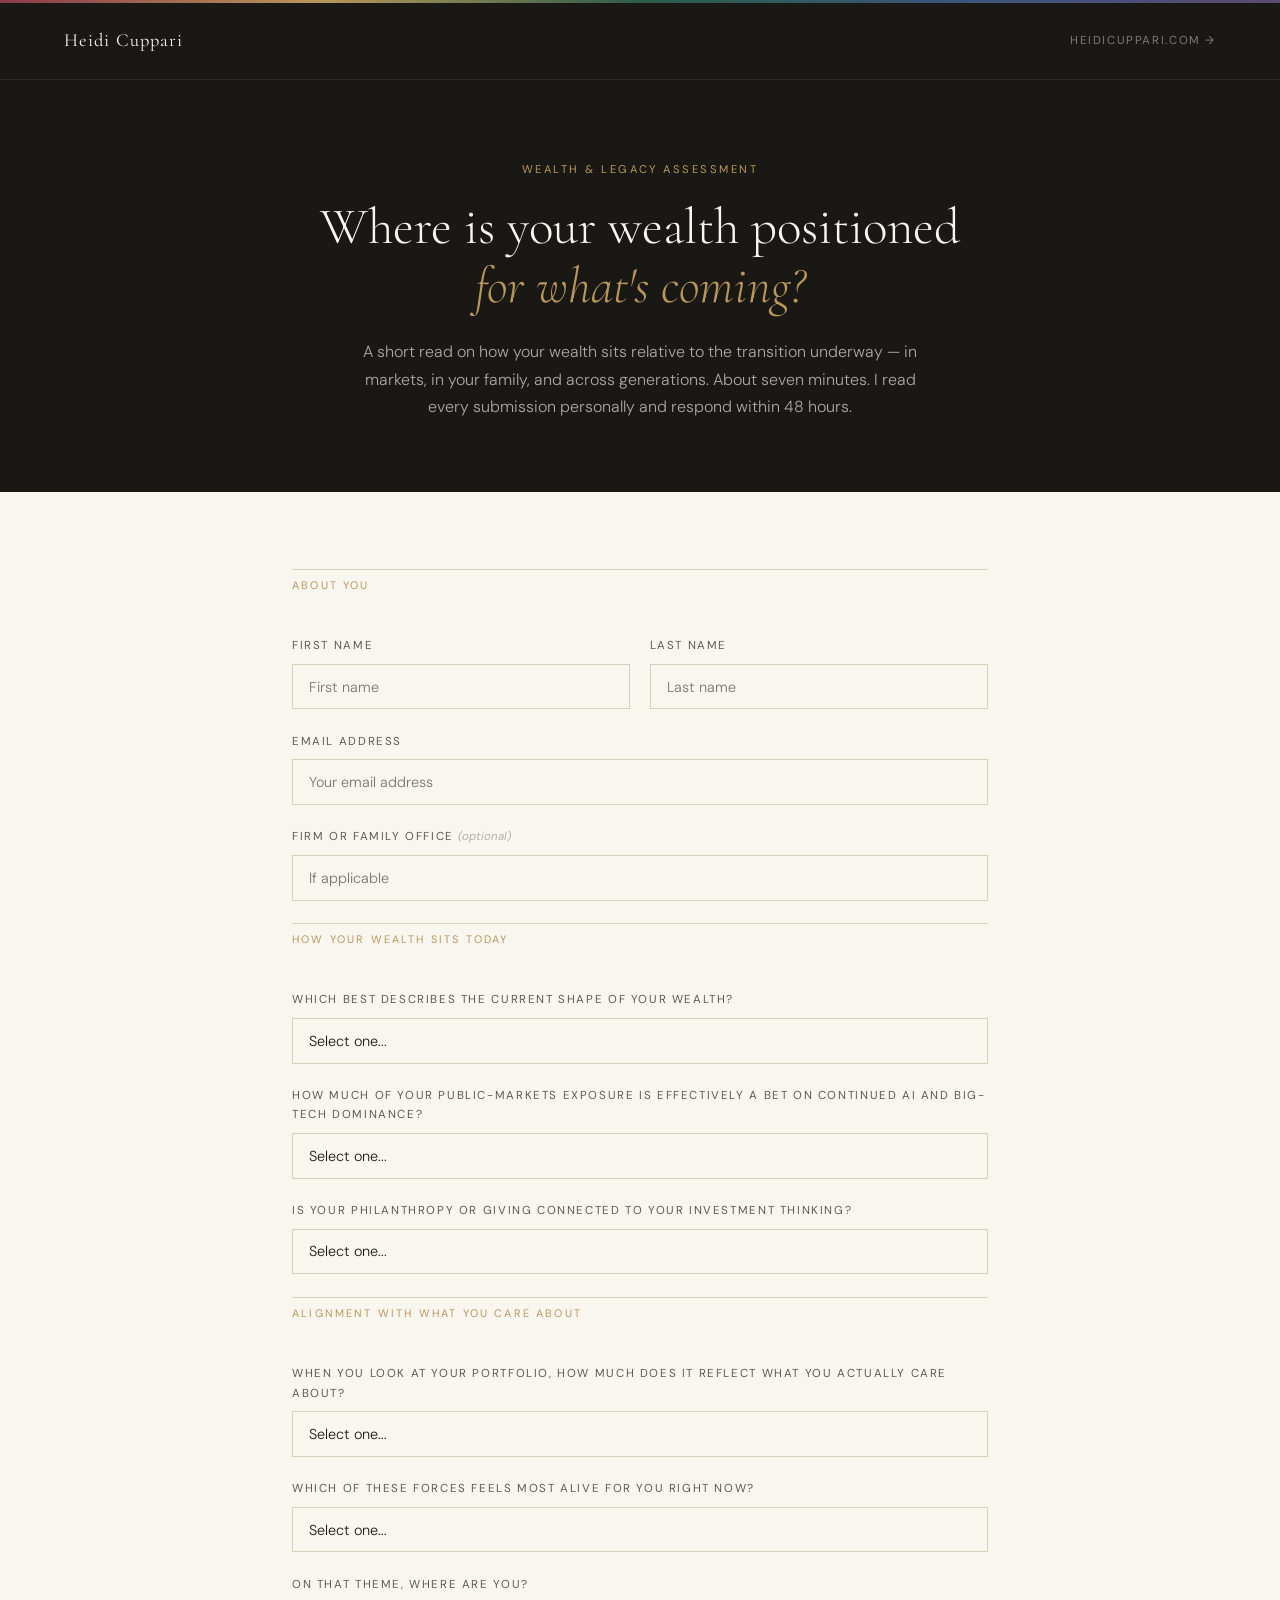
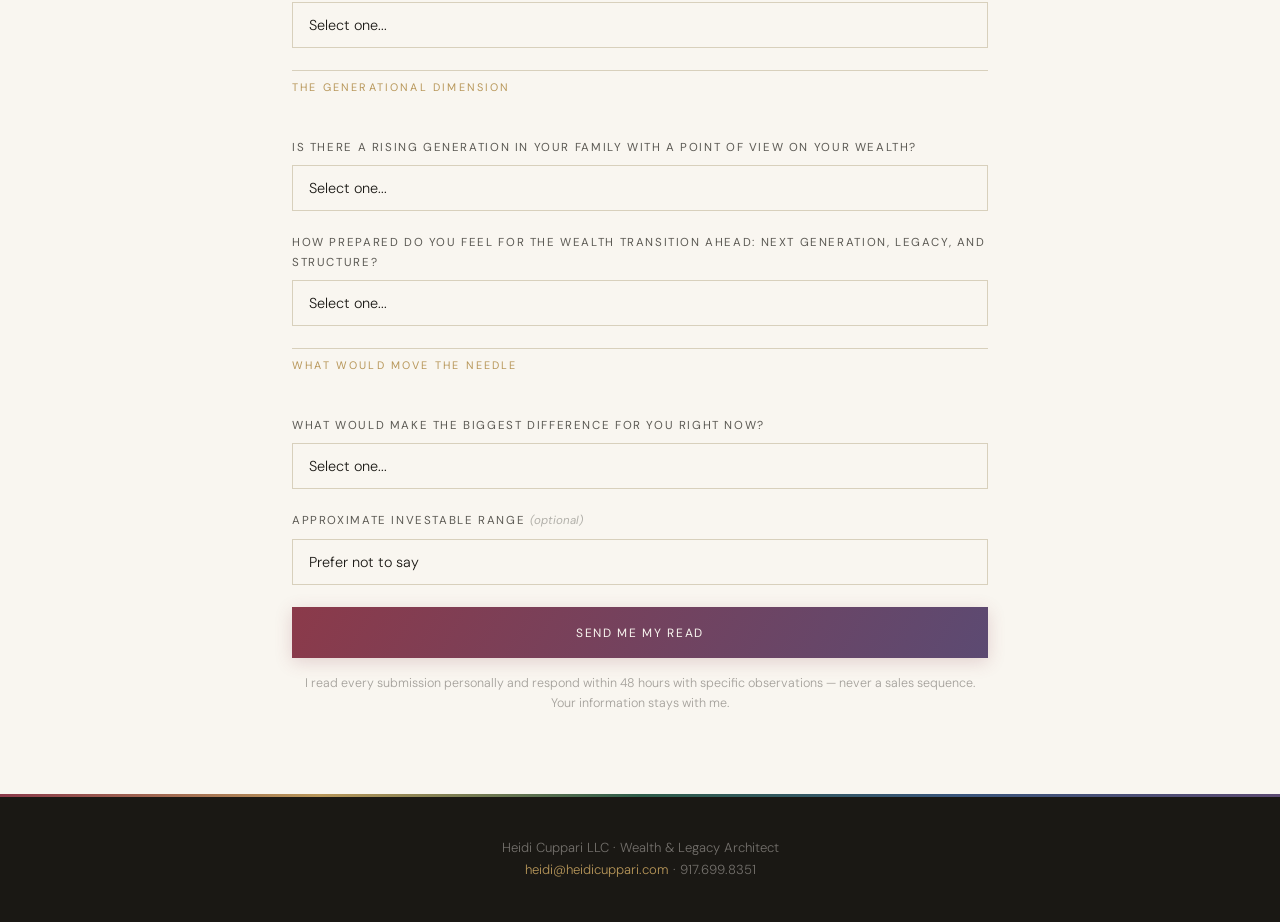
<file: wealth-assessment.html>
<!DOCTYPE html>
<!-- WEALTH & LEGACY ASSESSMENT — standalone page
     Deploy to site root as wealth-assessment.html
     Direct link: heidicuppari.com/wealth-assessment.html
     noindex: not listed in search, share by direct link only
     Formspree: xlgklrar (Wealth & Legacy Assessment) -->
<html lang="en">
<head>
<meta charset="UTF-8">
<meta name="viewport" content="width=device-width, initial-scale=1.0">
<meta name="robots" content="noindex, nofollow">
<title>Wealth &amp; Legacy Assessment | Heidi Cuppari</title>
<meta name="description" content="A short read on how your wealth is positioned for the transition underway. Seven minutes. Heidi responds personally within 48 hours.">
<link rel="preconnect" href="https://fonts.googleapis.com">
<link rel="preconnect" href="https://fonts.gstatic.com" crossorigin>
<link href="https://fonts.googleapis.com/css2?family=Cormorant+Garamond:ital,wght@0,300;0,400;0,500;1,300;1,400&family=DM+Sans:opsz,wght@9..40,300;9..40,400;9..40,500&display=swap" rel="stylesheet">
<style>
  :root {
    --ink: #1a1814; --warm-white: #f9f6f0; --parchment: #f0ead8;
    --gold: #b8975a; --gold-light: #d4b47a; --gold-dim: #8a6f3e;
    --slate: #5c5a54; --rule: #d8d0bc;
    --garnet: #8b3a4a; --sapphire: #3a567d; --emerald: #2e5d4a; --amethyst: #5c4a72;
  }
  * { margin: 0; padding: 0; box-sizing: border-box; }
  body { font-family: 'DM Sans', sans-serif; background: var(--warm-white); color: var(--ink); font-size: 16px; line-height: 1.7; }
  .gemstrip { height: 3px; background: linear-gradient(90deg, var(--garnet), var(--gold), var(--emerald), var(--sapphire), var(--amethyst)); }
  .bar { display: flex; justify-content: space-between; align-items: center; padding: 1.4rem 4rem; background: var(--ink); border-bottom: 1px solid rgba(255,255,255,0.08); }
  .bar a.name { font-family: 'Cormorant Garamond', serif; font-size: 1.15rem; letter-spacing: 0.06em; color: var(--warm-white); text-decoration: none; }
  .bar a.back { font-size: 0.72rem; letter-spacing: 0.14em; text-transform: uppercase; color: rgba(249,246,240,0.45); text-decoration: none; }
  .bar a.back:hover { color: var(--gold); }

  .hero { background: var(--ink); padding: 5rem 3rem 4.5rem; text-align: center; }
  .eyebrow { font-size: 0.7rem; letter-spacing: 0.22em; text-transform: uppercase; color: var(--gold); display: block; margin-bottom: 1.2rem; }
  .hero h1 { font-family: 'Cormorant Garamond', serif; font-size: clamp(2.2rem, 4vw, 3.4rem); font-weight: 300; line-height: 1.15; color: var(--warm-white); max-width: 720px; margin: 0 auto 1.4rem; }
  .hero h1 em { font-style: italic; color: var(--gold); }
  .hero p { max-width: 580px; margin: 0 auto; color: rgba(249,246,240,0.65); font-size: 1rem; font-weight: 300; }

  .assessment-wrap { max-width: 760px; margin: 0 auto; padding: 4rem 2rem 5rem; }

  /* form fields */
  .aform-row { display: grid; grid-template-columns: 1fr 1fr; gap: 1.2rem; }
  .aform-field { display: flex; flex-direction: column; gap: 0.5rem; margin-bottom: 1.4rem; }
  .aform-field label { font-size: 0.72rem; letter-spacing: 0.14em; text-transform: uppercase; color: var(--slate); }
  .aform-field input, .aform-field select {
    width: 100%; padding: 0.8rem 1rem; background: var(--warm-white);
    border: 1px solid var(--rule); color: var(--ink);
    font-family: 'DM Sans', sans-serif; font-size: 0.9rem; font-weight: 300;
    appearance: none; -webkit-appearance: none;
  }
  .aform-field input:focus, .aform-field select:focus { outline: none; border-color: var(--gold); }
  .aform-field .opt { color: rgba(92,90,84,0.45); font-style: italic; text-transform: none; letter-spacing: 0; }

  /* section divider */
  .aform-section { font-size: 0.68rem; letter-spacing: 0.2em; text-transform: uppercase; color: var(--gold); padding: 0.4rem 0 1rem; border-top: 1px solid var(--rule); margin: 0.8rem 0 1.6rem; }

  .aform-submit {
    display: block; width: 100%; padding: 1.1rem 2rem;
    background: linear-gradient(120deg, var(--garnet) 0%, var(--amethyst) 100%);
    color: var(--warm-white); font-family: 'DM Sans', sans-serif;
    font-size: 0.75rem; letter-spacing: 0.14em; text-transform: uppercase;
    border: none; cursor: pointer; margin-top: 0.8rem;
    box-shadow: 0 4px 18px rgba(139,58,74,0.2); transition: all 0.3s;
  }
  .aform-submit:hover { background: linear-gradient(120deg, var(--amethyst) 0%, var(--garnet) 100%); transform: translateY(-1px); }
  .aform-privacy { font-size: 0.78rem; color: rgba(92,90,84,0.55); margin-top: 1rem; text-align: center; font-weight: 300; line-height: 1.6; }

  /* thank you */
  .aform-thankyou { display: none; text-align: center; padding: 3rem 2rem; }
  .aform-thankyou.visible { display: block; }
  .aform-thankyou h3 { font-family: 'Cormorant Garamond', serif; font-size: 2rem; font-weight: 300; margin-bottom: 1rem; }
  .aform-thankyou p { color: var(--slate); font-weight: 300; max-width: 520px; margin: 0 auto 1.2rem; }
  .gold-rule { width: 40px; height: 1px; background: var(--gold); margin: 0 auto 1.5rem; }
  .btn-gold { display: inline-block; padding: 1rem 2.4rem; background: var(--gold); color: var(--ink); font-family: 'DM Sans', sans-serif; font-size: 0.75rem; letter-spacing: 0.14em; text-transform: uppercase; text-decoration: none; border: 1px solid var(--gold); margin-top: 1rem; }
  .btn-outline-gold { display: inline-block; padding: 1rem 2.4rem; border: 1px solid var(--gold); color: var(--gold); font-family: 'DM Sans', sans-serif; font-size: 0.75rem; letter-spacing: 0.14em; text-transform: uppercase; text-decoration: none; background: transparent; margin-top: 1rem; margin-left: 0.8rem; }

  footer { background: var(--ink); padding: 2.5rem 3rem; text-align: center; }
  footer p { color: rgba(249,246,240,0.4); font-size: 0.82rem; font-weight: 300; }
  footer a { color: var(--gold); text-decoration: none; }

  @media (max-width: 600px) {
    .bar, .assessment-wrap { padding-left: 1.5rem; padding-right: 1.5rem; }
    .hero { padding: 4rem 1.5rem 3.5rem; }
    .aform-row { grid-template-columns: 1fr; }
  }
</style>
</head>
<body>

<div class="gemstrip"></div>
<div class="bar">
  <a class="name" href="https://heidicuppari.com">Heidi Cuppari</a>
  <a class="back" href="https://heidicuppari.com">heidicuppari.com →</a>
</div>

<div class="hero">
  <span class="eyebrow">Wealth &amp; Legacy Assessment</span>
  <h1>Where is your wealth positioned<br><em>for what's coming?</em></h1>
  <p>A short read on how your wealth sits relative to the transition underway — in markets, in your family, and across generations. About seven minutes. I read every submission personally and respond within 48 hours.</p>
</div>

<div class="assessment-wrap">

  <div id="aform-wrap">

    <div class="aform-section">About you</div>
    <div class="aform-row">
      <div class="aform-field">
        <label>First Name</label>
        <input type="text" id="wf-fname" placeholder="First name">
      </div>
      <div class="aform-field">
        <label>Last Name</label>
        <input type="text" id="wf-lname" placeholder="Last name">
      </div>
    </div>
    <div class="aform-field">
      <label>Email Address</label>
      <input type="email" id="wf-email" placeholder="Your email address">
    </div>
    <div class="aform-field">
      <label>Firm or Family Office <span class="opt">(optional)</span></label>
      <input type="text" id="wf-firm" placeholder="If applicable">
    </div>

    <div class="aform-section">How your wealth sits today</div>
    <div class="aform-field">
      <label>Which best describes the current shape of your wealth?</label>
      <select id="wf-shape">
        <option value="">Select one...</option>
        <option>Mostly public markets (equities, fixed income)</option>
        <option>Mostly private (PE, VC, private credit, real assets)</option>
        <option>Concentrated in one or two positions</option>
        <option>Spread across holdings I don't fully track</option>
        <option>A recent liquidity event changed everything</option>
      </select>
    </div>
    <div class="aform-field">
      <label>How much of your public-markets exposure is effectively a bet on continued AI and big-tech dominance?</label>
      <select id="wf-ai">
        <option value="">Select one...</option>
        <option>A large, conscious position</option>
        <option>Large, though I hadn't framed it that way</option>
        <option>Modest</option>
        <option>Minimal</option>
        <option>Not sure</option>
      </select>
    </div>
    <div class="aform-field">
      <label>Is your philanthropy or giving connected to your investment thinking?</label>
      <select id="wf-philanthropy">
        <option value="">Select one...</option>
        <option>Fully integrated</option>
        <option>Somewhat</option>
        <option>They operate entirely separately</option>
        <option>I don't have a giving strategy yet</option>
      </select>
    </div>

    <div class="aform-section">Alignment with what you care about</div>
    <div class="aform-field">
      <label>When you look at your portfolio, how much does it reflect what you actually care about?</label>
      <select id="wf-reflect">
        <option value="">Select one...</option>
        <option>Not at all</option>
        <option>A little</option>
        <option>Somewhat</option>
        <option>Mostly</option>
        <option>Almost entirely</option>
      </select>
    </div>
    <div class="aform-field">
      <label>Which of these forces feels most alive for you right now?</label>
      <select id="wf-themes">
        <option value="">Select one...</option>
        <option>Climate &amp; Natural Capital</option>
        <option>Inclusive Economies &amp; Human Capital</option>
        <option>Responsible AI &amp; Digital Public Goods</option>
        <option>Regenerative Communities &amp; Place-Based Systems</option>
        <option>More than one / still exploring</option>
      </select>
    </div>
    <div class="aform-field">
      <label>On that theme, where are you?</label>
      <select id="wf-engagement">
        <option value="">Select one...</option>
        <option>Curious, no exposure yet</option>
        <option>Some exposure, but not intentional</option>
        <option>Actively allocating</option>
        <option>Want to, but don't know where to start</option>
      </select>
    </div>

    <div class="aform-section">The generational dimension</div>
    <div class="aform-field">
      <label>Is there a rising generation in your family with a point of view on your wealth?</label>
      <select id="wf-nextgen">
        <option value="">Select one...</option>
        <option>Yes, and they're engaged</option>
        <option>Yes, but we haven't had the conversation</option>
        <option>Not yet, but it's coming</option>
        <option>Not applicable</option>
      </select>
    </div>
    <div class="aform-field">
      <label>How prepared do you feel for the wealth transition ahead: next generation, legacy, and structure?</label>
      <select id="wf-prepared">
        <option value="">Select one...</option>
        <option>Not at all</option>
        <option>A little</option>
        <option>Somewhat</option>
        <option>Mostly</option>
        <option>Very prepared</option>
      </select>
    </div>

    <div class="aform-section">What would move the needle</div>
    <div class="aform-field">
      <label>What would make the biggest difference for you right now?</label>
      <select id="wf-priority">
        <option value="">Select one...</option>
        <option>A clear read on where I'm misaligned</option>
        <option>Access to vetted, values-aligned deals</option>
        <option>A plan I can bring to my advisors and family</option>
        <option>An ongoing thinking partner</option>
      </select>
    </div>
    <div class="aform-field">
      <label>Approximate investable range <span class="opt">(optional)</span></label>
      <select id="wf-range">
        <option value="">Prefer not to say</option>
        <option>Under $1M</option>
        <option>$1M – $10M</option>
        <option>$10M – $50M</option>
        <option>$50M+</option>
      </select>
    </div>

    <button class="aform-submit" onclick="handleWealthAssessmentSubmit()">Send Me My Read</button>
    <p class="aform-privacy">I read every submission personally and respond within 48 hours with specific observations — never a sales sequence. Your information stays with me.</p>

  </div>

  <div class="aform-thankyou" id="aform-thankyou">
    <div class="gold-rule"></div>
    <h3>Your read is on its way.</h3>
    <p>Thank you. I'll go through your answers and send you a short, specific read within 48 hours — the two or three things I notice and where deeper work would matter most. It's yours to keep and share with your advisors.</p>
    <p style="font-size:0.82rem;color:rgba(92,90,84,0.45);margin-top:0.8rem;">If you'd rather not wait, you're welcome to book a Wealth Clarity Session directly. The fee is credited in full toward any deeper engagement booked within 90 days.</p>
    <div style="display:flex;gap:0.8rem;justify-content:center;flex-wrap:wrap;margin-top:1.5rem;">
      <a href="https://begin.heidicuppari.com/wealth-legacy-conversation" target="_blank" class="btn-gold">Book a Conversation</a>
      <a href="/ordination.html" class="btn-outline-gold">The Ordination</a>
    </div>
  </div>

</div>

<div class="gemstrip"></div>
<footer>
  <p>Heidi Cuppari LLC · Wealth &amp; Legacy Architect<br>
  <a href="mailto:heidi@heidicuppari.com">heidi@heidicuppari.com</a> · 917.699.8351</p>
</footer>

<script>
  function handleWealthAssessmentSubmit() {
    var email = document.getElementById('wf-email').value.trim();
    if (!email) { alert('Please enter your email address.'); return; }
    var fd = new FormData();
    fd.append('name', document.getElementById('wf-fname').value.trim() + ' ' + document.getElementById('wf-lname').value.trim());
    fd.append('email', email);
    fd.append('firm', document.getElementById('wf-firm').value.trim());
    fd.append('shape_of_wealth', document.getElementById('wf-shape').value);
    fd.append('ai_exposure', document.getElementById('wf-ai').value);
    fd.append('philanthropy_link', document.getElementById('wf-philanthropy').value);
    fd.append('reflects_values', document.getElementById('wf-reflect').value);
    fd.append('live_theme', document.getElementById('wf-themes').value);
    fd.append('theme_engagement', document.getElementById('wf-engagement').value);
    fd.append('next_gen', document.getElementById('wf-nextgen').value);
    fd.append('transition_readiness', document.getElementById('wf-prepared').value);
    fd.append('biggest_priority', document.getElementById('wf-priority').value);
    fd.append('investable_range', document.getElementById('wf-range').value);
    fd.append('_subject', 'Wealth & Legacy Assessment: ' + (document.getElementById('wf-fname').value.trim() || email));
    fetch('https://formspree.io/f/xlgklrar', {
      method: 'POST', body: fd, headers: { 'Accept': 'application/json' }
    })
    .then(function(r) { return r.json(); })
    .then(function(data) {
      if (data.ok || data.next) {
        document.getElementById('aform-wrap').style.display = 'none';
        document.getElementById('aform-thankyou').classList.add('visible');
      } else {
        alert('Something went wrong. Please email heidi@heidicuppari.com directly.');
      }
    })
    .catch(function() {
      alert('Something went wrong. Please email heidi@heidicuppari.com directly.');
    });
  }
</script>

</body>
</html>
</file>
<file: styles.css>
*, *::before, *::after { box-sizing: border-box; margin: 0; padding: 0; }
  :root {
    --ink: #1a1814; --warm-white: #f9f6f0; --parchment: #f0ead8;
    --gold: #b8975a; --gold-light: #d4b47a; --gold-dim: #8a6f3e;
    --slate: #5c5a54; --rule: #d8d0bc; --rule-dark: rgba(255,255,255,0.09);
  }
  html { scroll-behavior: smooth; }
  body { font-family: 'DM Sans', sans-serif; background: var(--warm-white); color: var(--ink); font-size: 16px; line-height: 1.7; overflow-x: hidden; }
  .page { display: none; min-height: 100vh; }
  .page.active { display: block; }

  nav { position: fixed; top: 0; left: 0; right: 0; z-index: 200; display: flex; justify-content: space-between; align-items: center; padding: 1.4rem 4rem; background: rgba(26,24,20,0.96); backdrop-filter: blur(12px); border-bottom: 1px solid var(--rule-dark); }
  .nav-name { font-family: 'Cormorant Garamond', serif; font-size: 1.15rem; font-weight: 400; letter-spacing: 0.06em; color: var(--warm-white); text-decoration: none; cursor: pointer; display:flex; align-items:center; gap:0.7rem; }
  .nav-links { display: flex; gap: 2.5rem; list-style: none; align-items: center; }
  .nav-links a { font-size: 0.75rem; letter-spacing: 0.13em; text-transform: uppercase; color: rgba(249,246,240,0.55); text-decoration: none; transition: color 0.2s; cursor: pointer; }
  .nav-links a:hover { color: var(--gold); }
  .nav-cta { padding: 0.6rem 1.5rem; border: 1px solid var(--gold) !important; color: var(--gold) !important; transition: all 0.2s !important; }
  .nav-cta:hover { background: var(--gold) !important; color: var(--ink) !important; }

  .eyebrow { font-size: 0.7rem; letter-spacing: 0.2em; text-transform: uppercase; color: var(--gold); margin-bottom: 1.2rem; display: block; }
  .eyebrow-light { color: rgba(184,151,90,0.8); }
  .section-title { font-family: 'Cormorant Garamond', serif; font-size: clamp(2rem, 3vw, 2.8rem); font-weight: 300; line-height: 1.2; color: var(--ink); }
  .section-title em { font-style: italic; color: var(--gold); }
  .section-title-light { color: var(--warm-white); }
  .gold-rule { width: 40px; height: 1px; background: var(--gold); margin: 1.5rem 0; }
  .btn-outline-gold { display: inline-block; padding: 0.9rem 2.2rem; border: 1px solid var(--gold); color: var(--gold); font-family: 'DM Sans', sans-serif; font-size: 0.75rem; letter-spacing: 0.14em; text-transform: uppercase; text-decoration: none; cursor: pointer; background: transparent; transition: all 0.25s; }
  .btn-outline-gold:hover { background: var(--gold); color: var(--ink); }
  .btn-gold { display: inline-block; padding: 0.9rem 2.2rem; background: var(--gold); color: var(--ink); font-family: 'DM Sans', sans-serif; font-size: 0.75rem; letter-spacing: 0.14em; text-transform: uppercase; text-decoration: none; cursor: pointer; border: 1px solid var(--gold); transition: all 0.25s; }
  .btn-gold:hover { background: var(--gold-light); border-color: var(--gold-light); }
  @keyframes fadeUp { from { opacity: 0; transform: translateY(18px); } to { opacity: 1; transform: translateY(0); } }
  .fade-up { animation: fadeUp 0.7s ease forwards; }
  .fade-up-2 { animation: fadeUp 0.7s 0.15s ease both; }
  .fade-up-3 { animation: fadeUp 0.7s 0.3s ease both; }
  .fade-up-4 { animation: fadeUp 0.7s 0.45s ease both; }

  /* HOME */
  .home-hero { min-height: 100vh; display: grid; grid-template-columns: 55% 45%; padding-top: 5rem; }
  .home-hero-left { background: var(--ink); display: flex; flex-direction: column; justify-content: center; padding: 7rem 5rem 6rem 6rem; position: relative; overflow: hidden; }
  .home-hero-left::before { content: ''; position: absolute; top: -100px; right: -100px; width: 380px; height: 380px; border-radius: 50%; border: 1px solid rgba(184,151,90,0.12); pointer-events: none; }
  .home-hero-headline { font-family: 'Cormorant Garamond', serif; font-size: clamp(2.8rem, 4.5vw, 4.2rem); font-weight: 300; line-height: 1.1; color: var(--warm-white); margin-bottom: 1.8rem; }
  .home-hero-headline em { color: var(--gold-light); font-style: italic; }
  .home-hero-sub { font-size: 1rem; color: rgba(249,246,240,0.62); line-height: 1.8; max-width: 400px; margin-bottom: 2.8rem; font-weight: 300; }
  .home-hero-right { background: var(--parchment); display: flex; flex-direction: column; justify-content: center; padding: 7rem 5rem 6rem; }
  .stat-grid { display: grid; grid-template-columns: 1fr 1fr; gap: 3rem 2rem; margin-bottom: 3.5rem; }
  .stat-number { font-family: 'Cormorant Garamond', serif; font-size: 2.8rem; font-weight: 300; color: var(--ink); line-height: 1; }
  .stat-label { font-size: 0.78rem; color: var(--slate); line-height: 1.55; margin-top: 0.4rem; }
  .hero-pullquote { font-family: 'Cormorant Garamond', serif; font-size: 1.1rem; font-style: italic; font-weight: 300; color: var(--slate); line-height: 1.75; max-width: 320px; padding-left: 1.2rem; border-left: 2px solid var(--gold); }
  .home-intro { padding: 7rem 6rem; max-width: 860px; margin: 0 auto; text-align: center; }
  .home-intro p { font-size: 1.05rem; color: var(--slate); line-height: 1.9; margin-top: 1.5rem; }
  .home-services { background: var(--ink); padding: 6rem; }
  .home-services-header { text-align: center; margin-bottom: 4rem; }
  .home-services-header p { color: rgba(249,246,240,0.5); margin-top: 1rem; font-size: 0.97rem; max-width: 480px; margin-left: auto; margin-right: auto; }
  .services-row { display: grid; grid-template-columns: repeat(3, 1fr); gap: 1px; background: var(--rule-dark); max-width: 1100px; margin: 0 auto 3rem; }
  .service-tile { background: var(--ink); padding: 3rem 2.5rem; border-top: 2px solid transparent; transition: border-color 0.3s, background 0.3s; cursor: pointer; }
  .service-tile:hover { border-top-color: var(--gold); background: rgba(255,255,255,0.03); }
  .service-num { font-family: 'Cormorant Garamond', serif; font-size: 0.9rem; color: var(--gold-dim); letter-spacing: 0.1em; margin-bottom: 1rem; }
  .service-tile h3 { font-family: 'Cormorant Garamond', serif; font-size: 1.5rem; font-weight: 400; color: var(--warm-white); margin-bottom: 0.9rem; line-height: 1.3; }
  .service-tile p { font-size: 0.87rem; color: rgba(249,246,240,0.5); line-height: 1.8; margin-bottom: 1.5rem; }
  .service-link { font-size: 0.72rem; letter-spacing: 0.12em; text-transform: uppercase; color: var(--gold); text-decoration: none; border-bottom: 1px solid var(--gold-dim); padding-bottom: 2px; cursor: pointer; }
  .services-cta-center { text-align: center; }
  .home-paper-teaser { padding: 6rem; background: var(--parchment); display: grid; grid-template-columns: 1fr 1fr; gap: 6rem; align-items: center; }
  .home-paper-teaser h2 { font-family: 'Cormorant Garamond', serif; font-size: clamp(1.8rem, 2.5vw, 2.4rem); font-weight: 300; line-height: 1.25; margin-bottom: 1.2rem; }
  .home-paper-teaser h2 em { font-style: italic; color: var(--gold); }
  .home-paper-teaser p { font-size: 0.97rem; color: var(--slate); line-height: 1.85; margin-bottom: 2rem; }
  .paper-teaser-themes { list-style: none; margin-bottom: 2.5rem; }
  .paper-teaser-themes li { font-size: 0.87rem; color: var(--slate); padding: 0.55rem 0; border-bottom: 1px solid var(--rule); display: flex; gap: 0.8rem; align-items: flex-start; }
  .paper-teaser-themes li::before { content: '—'; color: var(--gold); flex-shrink: 0; }
  .paper-preview-box { background: var(--ink); padding: 3.5rem; position: relative; }
  .paper-preview-box::before { content: '"'; font-family: 'Cormorant Garamond', serif; font-size: 8rem; color: rgba(184,151,90,0.08); position: absolute; top: -1rem; left: 1.5rem; line-height: 1; pointer-events: none; }
  .paper-preview-box blockquote { font-family: 'Cormorant Garamond', serif; font-size: 1.25rem; font-style: italic; font-weight: 300; color: rgba(249,246,240,0.8); line-height: 1.7; margin-bottom: 2rem; }
  .paper-preview-box cite { font-size: 0.75rem; letter-spacing: 0.1em; text-transform: uppercase; color: var(--gold-dim); font-style: normal; display: block; margin-bottom: 2.5rem; }
  .home-scl { padding: 4rem 6rem; border-top: 1px solid var(--rule); display: flex; align-items: flex-start; gap: 3rem; max-width: 900px; margin: 0 auto; }
  .scl-bar { width: 3px; min-height: 72px; background: var(--gold); flex-shrink: 0; margin-top: 0.25rem; }
  .scl-text h3 { font-family: 'Cormorant Garamond', serif; font-size: 1.2rem; font-weight: 400; margin-bottom: 0.6rem; }
  .scl-text p { font-size: 0.87rem; color: var(--slate); line-height: 1.85; }
  .scl-text a { color: var(--gold); text-decoration: none; border-bottom: 1px solid var(--gold); font-size: 0.75rem; letter-spacing: 0.08em; text-transform: uppercase; }

  /* PAPER */
  .paper-hero { min-height: 100vh; padding-top: 5rem; display: grid; grid-template-columns: 1fr 1fr; }
  .paper-hero-left { background: var(--ink); padding: 7rem 5rem 6rem 6rem; display: flex; flex-direction: column; justify-content: center; position: relative; overflow: hidden; }
  .paper-hero-left h1 { font-family: 'Cormorant Garamond', serif; font-size: clamp(2.2rem, 3.5vw, 3.2rem); font-weight: 300; line-height: 1.15; color: var(--warm-white); margin-bottom: 1.5rem; }
  .paper-hero-left h1 em { font-style: italic; color: var(--gold-light); }
  .paper-hero-left .paper-desc { font-size: 0.97rem; color: rgba(249,246,240,0.6); line-height: 1.85; max-width: 400px; margin-bottom: 3rem; font-weight: 300; }
  .paper-themes-list { list-style: none; }
  .paper-themes-list li { font-size: 0.85rem; color: rgba(249,246,240,0.65); padding: 0.65rem 0; border-bottom: 1px solid var(--rule-dark); display: flex; gap: 0.8rem; line-height: 1.5; }
  .paper-themes-list li::before { content: '—'; color: var(--gold); flex-shrink: 0; }
  .paper-hero-right { background: var(--warm-white); padding: 7rem 5rem 6rem; display: flex; flex-direction: column; justify-content: center; }
  .paper-form-box { max-width: 420px; }
  .paper-form-box h2 { font-family: 'Cormorant Garamond', serif; font-size: 2rem; font-weight: 300; margin-bottom: 0.6rem; }
  .paper-form-box .form-sub { font-size: 0.9rem; color: var(--slate); line-height: 1.75; margin-bottom: 2.5rem; }
  .form-field { margin-bottom: 0.9rem; }
  .form-field label { display: block; font-size: 0.72rem; letter-spacing: 0.12em; text-transform: uppercase; color: var(--slate); margin-bottom: 0.4rem; }
  .form-field input { width: 100%; padding: 0.85rem 1rem; background: white; border: 1px solid var(--rule); color: var(--ink); font-family: 'DM Sans', sans-serif; font-size: 0.92rem; outline: none; transition: border-color 0.2s; }
  .form-field input:focus { border-color: var(--gold); }
  .form-field input::placeholder { color: rgba(90,88,84,0.4); }
  .form-submit-btn { width: 100%; padding: 1rem; background: var(--ink); border: none; color: var(--warm-white); font-family: 'DM Sans', sans-serif; font-size: 0.78rem; letter-spacing: 0.14em; text-transform: uppercase; cursor: pointer; transition: background 0.2s; margin-top: 0.5rem; }
  .form-submit-btn:hover { background: var(--gold); }
  .form-privacy { font-size: 0.73rem; color: rgba(92,90,84,0.55); margin-top: 1.2rem; line-height: 1.65; }
  .paper-themes-below { padding: 6rem; background: var(--parchment); display: grid; grid-template-columns: repeat(3, 1fr); gap: 3rem; max-width: 1100px; margin: 0 auto; }
  .theme-card-num { font-family: 'Cormorant Garamond', serif; font-size: 0.9rem; color: var(--gold); letter-spacing: 0.1em; margin-bottom: 0.8rem; }
  .theme-card h3 { font-family: 'Cormorant Garamond', serif; font-size: 1.3rem; font-weight: 400; color: var(--ink); margin-bottom: 0.8rem; line-height: 1.3; }
  .theme-card p { font-size: 0.87rem; color: var(--slate); line-height: 1.8; }
  .thankyou-state { display: none; text-align: center; padding: 3rem 0; }
  .thankyou-state.visible { display: block; }
  .thankyou-state h2 { font-family: 'Cormorant Garamond', serif; font-size: 2rem; font-weight: 300; margin-bottom: 1rem; }
  .thankyou-state p { font-size: 0.95rem; color: var(--slate); line-height: 1.8; margin-bottom: 1.5rem; }

  /* WORK */
  .work-hero { padding: 10rem 6rem 5rem; background: var(--ink); text-align: center; position: relative; overflow: hidden; }
  .work-hero::before { content: ''; position: absolute; top: 50%; left: 50%; transform: translate(-50%, -50%); width: 600px; height: 600px; border-radius: 50%; border: 1px solid rgba(184,151,90,0.08); pointer-events: none; }
  .work-hero h1 { font-family: 'Cormorant Garamond', serif; font-size: clamp(2.5rem, 4vw, 3.8rem); font-weight: 300; color: var(--warm-white); line-height: 1.15; max-width: 700px; margin: 0 auto 1.5rem; }
  .work-hero h1 em { font-style: italic; color: var(--gold-light); }
  .work-hero p { font-size: 1rem; color: rgba(249,246,240,0.55); max-width: 520px; margin: 0 auto; line-height: 1.85; font-weight: 300; }
  .work-offers { padding: 0 6rem 6rem; background: var(--ink); }
  .offer-card { display: grid; grid-template-columns: 1fr 2fr 1fr; gap: 4rem; padding: 4rem 0; border-bottom: 1px solid var(--rule-dark); align-items: start; }
  .offer-card:last-child { border-bottom: none; }
  .offer-num { font-family: 'Cormorant Garamond', serif; font-size: 4rem; font-weight: 300; color: rgba(184,151,90,0.2); line-height: 1; margin-bottom: 0.5rem; }
  .offer-tag { font-size: 0.7rem; letter-spacing: 0.15em; text-transform: uppercase; color: var(--gold-dim); }
  .offer-mid h2 { font-family: 'Cormorant Garamond', serif; font-size: 2rem; font-weight: 400; color: var(--warm-white); margin-bottom: 1.2rem; line-height: 1.2; }
  .offer-mid p { font-size: 0.92rem; color: rgba(249,246,240,0.55); line-height: 1.85; margin-bottom: 1.2rem; font-weight: 300; }
  .offer-includes { list-style: none; margin-top: 1.5rem; }
  .offer-includes li { font-size: 0.85rem; color: rgba(249,246,240,0.5); padding: 0.5rem 0; border-bottom: 1px solid rgba(255,255,255,0.05); display: flex; gap: 0.7rem; }
  .offer-includes li::before { content: '—'; color: var(--gold-dim); flex-shrink: 0; }
  .offer-right { display: flex; flex-direction: column; align-items: flex-start; gap: 0.8rem; padding-top: 0.5rem; }
  .offer-for { font-size: 0.75rem; color: rgba(249,246,240,0.35); line-height: 1.6; font-style: italic; }
  .offer-format-title { font-family: 'Cormorant Garamond', serif; font-size: 1.3rem; font-weight: 400; color: var(--gold-dim); margin-top: 2rem; margin-bottom: 1.2rem; }
  .offer-format { margin-bottom: 2rem; padding-bottom: 1.5rem; border-bottom: 1px solid rgba(255,255,255,0.05); }
  .offer-format:last-of-type { border-bottom: none; }
  .offer-format h4 { font-family: 'Cormorant Garamond', serif; font-size: 1.15rem; font-weight: 400; color: var(--warm-white); margin-bottom: 0.8rem; }
  .offer-format p { font-size: 0.88rem; color: rgba(249,246,240,0.5); line-height: 1.85; margin-bottom: 0.8rem; font-weight: 300; }
  .offer-format .offer-includes { margin-top: 0.8rem; }
  .offer-legacy-note { font-size: 0.85rem; color: rgba(249,246,240,0.4); font-style: italic; margin-top: 1.5rem; padding-top: 1rem; border-top: 1px solid rgba(255,255,255,0.05); }
  .work-bottom { padding: 6rem; background: var(--parchment); text-align: center; }
  .work-bottom h2 { font-family: 'Cormorant Garamond', serif; font-size: 2rem; font-weight: 300; margin-bottom: 1rem; line-height: 1.3; }
  .work-bottom p { font-size: 0.97rem; color: var(--slate); max-width: 480px; margin: 0 auto 2.5rem; line-height: 1.85; }

  /* ABOUT */
  .about-hero { padding: 10rem 6rem 6rem; background: var(--ink); display: grid; grid-template-columns: 1fr 1.8fr; gap: 6rem; align-items: end; }
  .about-hero-left h1 { font-family: 'Cormorant Garamond', serif; font-size: clamp(3rem, 5vw, 4.5rem); font-weight: 300; color: var(--warm-white); line-height: 1.05; margin-bottom: 1rem; }
  .about-title-line { font-size: 0.75rem; letter-spacing: 0.14em; text-transform: uppercase; color: var(--gold-dim); line-height: 2; }
  .about-contact-block { margin-top: 2.5rem; padding-top: 2rem; border-top: 1px solid var(--rule-dark); }
  .about-contact-block a { display: block; font-size: 0.85rem; color: rgba(249,246,240,0.45); text-decoration: none; margin-bottom: 0.3rem; transition: color 0.2s; }
  .about-contact-block a:hover { color: var(--gold); }
  .about-hero-right .lead { font-family: 'Cormorant Garamond', serif; font-size: clamp(1.3rem, 2vw, 1.6rem); font-weight: 300; font-style: italic; color: rgba(249,246,240,0.75); line-height: 1.65; margin-bottom: 2rem; }
  .about-hero-right p { font-size: 0.95rem; color: rgba(249,246,240,0.5); line-height: 1.9; margin-bottom: 1.2rem; font-weight: 300; }
  .about-body { padding: 6rem; background: var(--warm-white); display: grid; grid-template-columns: 1fr 1fr; gap: 6rem; }
  .about-body-left h2 { font-family: 'Cormorant Garamond', serif; font-size: 1.8rem; font-weight: 300; margin-bottom: 1.5rem; line-height: 1.3; }
  .about-body-left p { font-size: 0.95rem; color: var(--slate); line-height: 1.9; margin-bottom: 1.2rem; }
  .credential-section-title { font-size: 0.7rem; letter-spacing: 0.18em; text-transform: uppercase; color: var(--gold); margin-bottom: 1.2rem; }
  .credential-item { padding: 0.9rem 0; border-bottom: 1px solid var(--rule); display: flex; gap: 1rem; align-items: baseline; }
  .credential-item-name { font-size: 0.9rem; color: var(--ink); font-weight: 500; flex: 1; }
  .credential-item-detail { font-size: 0.8rem; color: var(--slate); font-style: italic; }
  .about-cta-strip { padding: 5rem 6rem; background: var(--parchment); text-align: center; }
  .about-cta-strip h2 { font-family: 'Cormorant Garamond', serif; font-size: 1.9rem; font-weight: 300; margin-bottom: 1rem; }
  .about-cta-strip p { font-size: 0.95rem; color: var(--slate); max-width: 440px; margin: 0 auto 2.5rem; line-height: 1.85; }
  .about-cta-row { display: flex; gap: 1rem; justify-content: center; flex-wrap: wrap; }

  /* THANK YOU */
  .thankyou-page { min-height: 100vh; display: flex; align-items: center; justify-content: center; background: var(--ink); padding: 8rem 3rem 6rem; }
  .thankyou-inner { text-align: center; max-width: 560px; }
  .thankyou-inner h1 { font-family: 'Cormorant Garamond', serif; font-size: clamp(2.2rem, 4vw, 3.2rem); font-weight: 300; color: var(--warm-white); line-height: 1.2; margin-bottom: 1.5rem; }
  .thankyou-inner h1 em { font-style: italic; color: var(--gold-light); }
  .thankyou-inner p { font-size: 0.97rem; color: rgba(249,246,240,0.55); line-height: 1.9; margin-bottom: 2rem; font-weight: 300; }
  .thankyou-divider { width: 40px; height: 1px; background: var(--gold); margin: 2rem auto; }
  .thankyou-inner .next-step { font-size: 0.85rem; color: rgba(249,246,240,0.35); line-height: 1.8; }

  footer { background: var(--ink); padding: 3rem 6rem; display: flex; justify-content: space-between; align-items: center; border-top: 1px solid var(--rule-dark); }
  .footer-name { font-family: 'Cormorant Garamond', serif; font-size: 1.1rem; font-weight: 300; color: rgba(249,246,240,0.45); letter-spacing: 0.04em; cursor: pointer; }
  .footer-links { display: flex; gap: 2rem; list-style: none; }
  .footer-links a { font-size: 0.72rem; letter-spacing: 0.1em; text-transform: uppercase; color: rgba(249,246,240,0.3); text-decoration: none; cursor: pointer; transition: color 0.2s; }
  .footer-links a:hover { color: var(--gold); }
  .footer-contact { font-size: 0.8rem; color: rgba(249,246,240,0.3); }
  .footer-contact a { color: var(--gold-dim); text-decoration: none; transition: color 0.2s; }
  .footer-contact a:hover { color: var(--gold); }
  .footer-table { display: block; margin-top: 0.5rem; font-size: 0.72rem; letter-spacing: 0.08em; }

  .event-banner { background: linear-gradient(90deg, #111009 0%, #1a160a 50%, #111009 100%); border-bottom: 1px solid rgba(184,151,90,0.25); padding: 0.7rem 4rem; display: flex; align-items: center; justify-content: center; gap: 1.5rem; position: sticky; top: 72px; z-index: 150; }
  .event-banner-text { font-size: 0.72rem; letter-spacing: 0.14em; color: rgba(249,246,240,0.55); text-transform: uppercase; }
  .event-banner-title { font-family: 'Cormorant Garamond', serif; font-style: italic; font-size: 0.95rem; color: var(--gold-light); letter-spacing: 0.05em; }
  .event-banner-divider { width: 1px; height: 16px; background: rgba(184,151,90,0.3); }
  .event-banner-cta { font-size: 0.68rem; letter-spacing: 0.14em; text-transform: uppercase; color: var(--gold); text-decoration: none; border: 1px solid rgba(184,151,90,0.45); padding: 0.3rem 0.9rem; transition: all 0.2s; white-space: nowrap; }
  .event-banner-cta:hover { background: var(--gold); color: var(--ink); border-color: var(--gold); }



  /* PHOTO PLACEHOLDERS */
  .photo-frame { position:relative; overflow:hidden; }
  .photo-frame img { width:100%; height:100%; object-fit:cover; display:block; }
  .photo-frame .photo-fallback { 
    width:100%; height:100%; background:linear-gradient(135deg,#2a2520 0%,#3d3128 40%,#1a1814 100%);
    display:flex; align-items:center; justify-content:center;
  }
  .photo-fallback-text {
    font-family:'Cormorant Garamond',serif; font-size:0.75rem; letter-spacing:0.18em;
    text-transform:uppercase; color:rgba(184,151,90,0.4); text-align:center; padding:2rem;
  }
  .heidi-headshot { 
    width:220px; height:220px; border-radius:50%; overflow:hidden; 
    border:2px solid rgba(184,151,90,0.3); flex-shrink:0; margin-bottom:2rem;
  }
  .heidi-headshot img { width:100%; height:100%; object-fit:cover; object-position:top center; }
  .heidi-headshot .photo-fallback { border-radius:50%; }

  .proof-hero-inner { display:grid; grid-template-columns:1fr 400px; gap:4rem; align-items:center; max-width:1100px; }
  .proof-hero-photo { height:420px; overflow:hidden; position:relative; }
  .proof-hero-photo img { width:100%; height:100%; object-fit:cover; object-position:top center; filter:grayscale(20%); }
  .proof-hero-photo::after { content:''; position:absolute; inset:0; background:linear-gradient(to right,transparent 60%,var(--ink)); pointer-events:none; }

  @media (max-width:960px) {
    .proof-hero-inner { grid-template-columns:1fr; }
    .proof-hero-photo { height:300px; }
    .heidi-headshot { width:160px; height:160px; }
  }
  /* THREE DOORS on home */
  .home-doors { padding: 0 6rem 6rem; background: var(--warm-white); }
  .doors-intro { text-align: center; padding: 5rem 0 4rem; }
  .doors-intro p { font-size: 1rem; color: var(--slate); max-width: 560px; margin: 1.2rem auto 0; line-height: 1.85; }
  .doors-grid { display: grid; grid-template-columns: repeat(3, 1fr); gap: 2px; background: var(--rule); }
  .door-card { background: var(--warm-white); padding: 3rem 2.5rem 3.5rem; border-top: 3px solid transparent; transition: border-color 0.3s, background 0.3s; cursor: pointer; }
  .door-card:hover { border-top-color: var(--gold); background: var(--parchment); }
  .door-label { font-size: 0.68rem; letter-spacing: 0.2em; text-transform: uppercase; color: var(--gold); margin-bottom: 1.2rem; display: block; }
  .door-card h3 { font-family: 'Cormorant Garamond', serif; font-size: 1.7rem; font-weight: 300; color: var(--ink); line-height: 1.2; margin-bottom: 1rem; }
  .door-card h3 em { font-style: italic; color: var(--gold); }
  .door-card p { font-size: 0.88rem; color: var(--slate); line-height: 1.85; margin-bottom: 2rem; }
  .door-link { font-size: 0.72rem; letter-spacing: 0.12em; text-transform: uppercase; color: var(--gold); border-bottom: 1px solid var(--gold-dim); padding-bottom: 2px; }

  /* ORGS PAGE */
  .orgs-hero { padding: 10rem 6rem 5rem; background: var(--ink); display: grid; grid-template-columns: 1fr 1fr; gap: 6rem; align-items: center; }
  .orgs-hero-left h1 { font-family: 'Cormorant Garamond', serif; font-size: clamp(2.5rem, 4vw, 3.8rem); font-weight: 300; color: var(--warm-white); line-height: 1.1; margin-bottom: 1.5rem; }
  .orgs-hero-left h1 em { font-style: italic; color: var(--gold-light); }
  .orgs-hero-left p { font-size: 0.97rem; color: rgba(249,246,240,0.55); line-height: 1.9; font-weight: 300; margin-bottom: 1.2rem; }
  .orgs-hero-right { background: rgba(255,255,255,0.03); border: 1px solid var(--rule-dark); padding: 3rem; }
  .orgs-hero-right h3 { font-family: 'Cormorant Garamond', serif; font-size: 1.3rem; font-weight: 400; color: var(--gold); margin-bottom: 1.5rem; }
  .orgs-check-list { list-style: none; }
  .orgs-check-list li { font-size: 0.87rem; color: rgba(249,246,240,0.6); padding: 0.6rem 0; border-bottom: 1px solid var(--rule-dark); display: flex; gap: 0.8rem; line-height: 1.6; }
  .orgs-check-list li::before { content: '✦'; color: var(--gold); font-size: 0.6rem; flex-shrink: 0; margin-top: 0.25rem; }
  .orgs-offers { background: var(--warm-white); padding: 6rem; }
  .orgs-offers-header { margin-bottom: 4rem; }
  .orgs-offers-header h2 { font-family: 'Cormorant Garamond', serif; font-size: clamp(1.8rem, 2.5vw, 2.4rem); font-weight: 300; line-height: 1.25; color: var(--ink); }
  .orgs-offers-header h2 em { font-style: italic; color: var(--gold); }
  .orgs-offers-header p { font-size: 0.97rem; color: var(--slate); margin-top: 1rem; max-width: 560px; line-height: 1.85; }
  .orgs-offer-grid { display: grid; grid-template-columns: repeat(3, 1fr); gap: 2px; background: var(--rule); margin-bottom: 5rem; }
  .orgs-offer-tile { background: var(--warm-white); padding: 2.5rem; border-top: 2px solid transparent; transition: border-color 0.3s; }
  .orgs-offer-tile:hover { border-top-color: var(--gold); }
  .orgs-offer-tile h3 { font-family: 'Cormorant Garamond', serif; font-size: 1.4rem; font-weight: 400; color: var(--ink); margin-bottom: 0.8rem; line-height: 1.3; }
  .orgs-offer-tile p { font-size: 0.87rem; color: var(--slate); line-height: 1.8; margin-bottom: 1.2rem; }
  .orgs-offer-tile .offer-tag { font-size: 0.68rem; letter-spacing: 0.15em; text-transform: uppercase; color: var(--gold-dim); margin-bottom: 0.8rem; display: block; }
  .orgs-ir-section { background: var(--ink); padding: 6rem; display: grid; grid-template-columns: 1fr 1fr; gap: 6rem; align-items: start; }
  .orgs-ir-section h2 { font-family: 'Cormorant Garamond', serif; font-size: clamp(1.8rem, 2.5vw, 2.4rem); font-weight: 300; color: var(--warm-white); line-height: 1.25; margin-bottom: 1.2rem; }
  .orgs-ir-section h2 em { font-style: italic; color: var(--gold-light); }
  .orgs-ir-section p { font-size: 0.92rem; color: rgba(249,246,240,0.55); line-height: 1.9; margin-bottom: 1.2rem; font-weight: 300; }
  .orgs-ir-list { list-style: none; margin-top: 1.5rem; }
  .orgs-ir-list li { font-size: 0.87rem; color: rgba(249,246,240,0.5); padding: 0.55rem 0; border-bottom: 1px solid var(--rule-dark); display: flex; gap: 0.8rem; line-height: 1.6; }
  .orgs-ir-list li::before { content: '—'; color: var(--gold-dim); flex-shrink: 0; }

  /* ASSESSMENT FORM */
  .assessment-section { background: var(--parchment); padding: 6rem; }
  .assessment-inner { max-width: 800px; margin: 0 auto; }
  .assessment-inner h2 { font-family: 'Cormorant Garamond', serif; font-size: clamp(1.8rem, 2.5vw, 2.6rem); font-weight: 300; line-height: 1.25; margin-bottom: 1rem; color: var(--ink); }
  .assessment-inner h2 em { font-style: italic; color: var(--gold); }
  .assessment-inner > p { font-size: 0.97rem; color: var(--slate); line-height: 1.85; margin-bottom: 3rem; }
  .assessment-form { background: transparent; padding: 0; border: none; }
  .aform-row { display: grid; grid-template-columns: 1fr 1fr; gap: 1.2rem; margin-bottom: 1.2rem; }
  .aform-field { margin-bottom: 1.2rem; }
  .aform-field label { display: block; font-size: 0.7rem; letter-spacing: 0.13em; text-transform: uppercase; color: var(--slate); margin-bottom: 0.4rem; }
  .aform-field input, .aform-field select, .aform-field textarea { width: 100%; padding: 0.85rem 1rem; background: white; border: 1px solid var(--rule); color: var(--ink); font-family: 'DM Sans', sans-serif; font-size: 0.92rem; outline: none; transition: border-color 0.2s; }
  .aform-field select { appearance: none; background-image: url("data:image/svg+xml,%3Csvg xmlns='http://www.w3.org/2000/svg' width='12' height='8' viewBox='0 0 12 8'%3E%3Cpath d='M1 1l5 5 5-5' stroke='%238a6f3e' stroke-width='1.5' fill='none'/%3E%3C/svg%3E"); background-repeat: no-repeat; background-position: right 1rem center; }
  .aform-field textarea { resize: vertical; min-height: 100px; }
  .aform-field input:focus, .aform-field select:focus, .aform-field textarea:focus { border-color: var(--gold); }
  .aform-field input::placeholder, .aform-field textarea::placeholder { color: rgba(90,88,84,0.4); }
  .aform-submit { width: 100%; padding: 1rem; background: var(--ink); border: none; color: var(--warm-white); font-family: 'DM Sans', sans-serif; font-size: 0.78rem; letter-spacing: 0.14em; text-transform: uppercase; cursor: pointer; transition: background 0.2s; margin-top: 0.5rem; }
  .aform-submit:hover { background: var(--gold); }
  .aform-privacy { font-size: 0.73rem; color: rgba(92,90,84,0.55); margin-top: 1rem; line-height: 1.65; }
  .aform-thankyou { display: none; text-align: center; padding: 3rem; background: white; border: 1px solid var(--rule); }
  .aform-thankyou.visible { display: block; }
  .aform-thankyou h3 { font-family: 'Cormorant Garamond', serif; font-size: 1.8rem; font-weight: 300; margin-bottom: 1rem; }
  .aform-thankyou p { font-size: 0.95rem; color: var(--slate); line-height: 1.8; }

  @media (max-width: 960px) {
    .home-doors { padding: 0 2rem 4rem; }
    .doors-grid { grid-template-columns: 1fr; }
    .door-card { padding: 2.5rem 2rem; }
    .orgs-hero { grid-template-columns: 1fr; padding: 7rem 2rem 4rem; gap: 3rem; }
    .orgs-offers { padding: 4rem 2rem; }
    .orgs-offer-grid { grid-template-columns: 1fr; }
    .orgs-ir-section { grid-template-columns: 1fr; padding: 4rem 2rem; gap: 3rem; }
    .assessment-section { padding: 4rem 2rem; }
    .aform-row { grid-template-columns: 1fr; }
    .assessment-form { padding: 0; }
  }

  /* SUBPAGE SHARED */
  .sub-hero { padding: 10rem 6rem 5rem; background: var(--ink); position: relative; overflow: hidden; }
  .sub-hero::before { content:''; position:absolute; top:50%; left:50%; transform:translate(-50%,-50%); width:600px; height:600px; border-radius:50%; border:1px solid rgba(184,151,90,0.06); pointer-events:none; }
  .sub-hero h1 { font-family:'Cormorant Garamond',serif; font-size:clamp(2.5rem,4vw,3.8rem); font-weight:300; color:var(--warm-white); line-height:1.1; max-width:700px; margin-bottom:1.5rem; }
  .sub-hero h1 em { font-style:italic; color:var(--gold-light); }
  .sub-hero p { font-size:1rem; color:rgba(249,246,240,0.55); max-width:580px; line-height:1.9; font-weight:300; margin-bottom:1rem; }
  .sub-hero .eyebrow { margin-bottom:1.5rem; }

  .sub-body { padding:6rem; background:var(--warm-white); }
  .sub-body-2col { display:grid; grid-template-columns:1fr 1fr; gap:6rem; }
  .sub-body h2 { font-family:'Cormorant Garamond',serif; font-size:clamp(1.8rem,2.5vw,2.4rem); font-weight:300; line-height:1.25; color:var(--ink); margin-bottom:1.2rem; }
  .sub-body h2 em { font-style:italic; color:var(--gold); }
  .sub-body h3 { font-family:'Cormorant Garamond',serif; font-size:1.4rem; font-weight:400; color:var(--ink); margin-bottom:0.8rem; line-height:1.3; margin-top:2.5rem; }
  .sub-body p { font-size:0.95rem; color:var(--slate); line-height:1.9; margin-bottom:1.2rem; }
  .sub-list { list-style:none; margin:1.2rem 0 2rem; }
  .sub-list li { font-size:0.87rem; color:var(--slate); padding:0.6rem 0; border-bottom:1px solid var(--rule); display:flex; gap:0.8rem; line-height:1.6; }
  .sub-list li::before { content:'—'; color:var(--gold); flex-shrink:0; }
  .sub-proof-box { background:var(--parchment); padding:2.5rem; border-left:3px solid var(--gold); margin:2rem 0; }
  .sub-proof-box p { font-family:'Cormorant Garamond',serif; font-size:1.1rem; font-style:italic; font-weight:300; color:var(--ink); line-height:1.7; margin:0; }
  .sub-proof-box cite { font-family:'DM Sans',sans-serif; font-size:0.75rem; letter-spacing:0.1em; text-transform:uppercase; color:var(--gold-dim); font-style:normal; display:block; margin-top:0.8rem; }

  .sub-dark { padding:5rem 6rem; background:var(--ink); }
  .sub-dark h2 { font-family:'Cormorant Garamond',serif; font-size:clamp(1.8rem,2.5vw,2.4rem); font-weight:300; color:var(--warm-white); line-height:1.25; margin-bottom:1.2rem; }
  .sub-dark h2 em { font-style:italic; color:var(--gold-light); }
  .sub-dark p { font-size:0.92rem; color:rgba(249,246,240,0.55); line-height:1.9; margin-bottom:1.2rem; font-weight:300; }
  .sub-dark-list { list-style:none; margin:1.5rem 0 2.5rem; }
  .sub-dark-list li { font-size:0.87rem; color:rgba(249,246,240,0.5); padding:0.55rem 0; border-bottom:1px solid var(--rule-dark); display:flex; gap:0.8rem; line-height:1.6; }
  .sub-dark-list li::before { content:'—'; color:var(--gold-dim); flex-shrink:0; }

  .sub-cta { padding:5rem 6rem; background:var(--parchment); text-align:center; }
  .sub-cta h2 { font-family:'Cormorant Garamond',serif; font-size:1.9rem; font-weight:300; margin-bottom:1rem; }
  .sub-cta p { font-size:0.95rem; color:var(--slate); max-width:480px; margin:0 auto 2.5rem; line-height:1.85; }
  .sub-cta-row { display:flex; gap:1rem; justify-content:center; flex-wrap:wrap; }

  /* PROOF/IMPACT PAGE */
  .proof-hero { padding:10rem 6rem 6rem; background:var(--ink); }
  .proof-hero h1 { font-family:'Cormorant Garamond',serif; font-size:clamp(2.8rem,4.5vw,4rem); font-weight:300; color:var(--warm-white); line-height:1.1; margin-bottom:1.5rem; max-width:700px; }
  .proof-hero h1 em { font-style:italic; color:var(--gold-light); }
  .proof-hero p { font-size:1rem; color:rgba(249,246,240,0.55); max-width:560px; line-height:1.9; font-weight:300; }

  .proof-stats { background:var(--parchment); padding:5rem 6rem; display:grid; grid-template-columns:repeat(4,1fr); gap:3rem; }
  .proof-stat-num { font-family:'Cormorant Garamond',serif; font-size:3rem; font-weight:300; color:var(--ink); line-height:1; }
  .proof-stat-label { font-size:0.78rem; color:var(--slate); margin-top:0.5rem; line-height:1.6; }

  .proof-cases { padding:6rem; background:var(--warm-white); }
  .proof-cases h2 { font-family:'Cormorant Garamond',serif; font-size:clamp(1.8rem,2.5vw,2.4rem); font-weight:300; color:var(--ink); margin-bottom:0.8rem; }
  .proof-cases h2 em { font-style:italic; color:var(--gold); }
  .proof-cases > p { font-size:0.95rem; color:var(--slate); max-width:600px; line-height:1.85; margin-bottom:4rem; }
  .case-grid { display:grid; grid-template-columns:repeat(3,1fr); gap:2px; background:var(--rule); margin-bottom:5rem; }
  .case-card { background:var(--warm-white); padding:2.5rem; border-top:2px solid transparent; transition:border-color 0.3s; }
  .case-card:hover { border-top-color:var(--gold); }
  .case-tag { font-size:0.68rem; letter-spacing:0.18em; text-transform:uppercase; color:var(--gold); display:block; margin-bottom:0.8rem; }
  .case-card h3 { font-family:'Cormorant Garamond',serif; font-size:1.35rem; font-weight:400; color:var(--ink); margin-bottom:0.8rem; line-height:1.3; }
  .case-card p { font-size:0.85rem; color:var(--slate); line-height:1.8; }

  .proof-thought { padding:6rem; background:var(--ink); }
  .proof-thought h2 { font-family:'Cormorant Garamond',serif; font-size:clamp(1.8rem,2.5vw,2.4rem); font-weight:300; color:var(--warm-white); margin-bottom:0.8rem; }
  .proof-thought h2 em { font-style:italic; color:var(--gold-light); }
  .proof-thought > p { font-size:0.92rem; color:rgba(249,246,240,0.5); max-width:560px; line-height:1.85; margin-bottom:3rem; }
  .thought-grid { display:grid; grid-template-columns:repeat(2,1fr); gap:2px; background:var(--rule-dark); }
  .thought-card { background:var(--ink); padding:2.5rem; border-top:2px solid transparent; transition:border-color 0.3s; }
  .thought-card:hover { border-top-color:var(--gold); }
  .thought-tag { font-size:0.65rem; letter-spacing:0.18em; text-transform:uppercase; color:var(--gold-dim); display:block; margin-bottom:0.8rem; }
  .thought-card h3 { font-family:'Cormorant Garamond',serif; font-size:1.25rem; font-weight:400; color:var(--warm-white); margin-bottom:0.8rem; line-height:1.3; }
  .thought-card p { font-size:0.83rem; color:rgba(249,246,240,0.45); line-height:1.8; }
  .thought-card a { color:var(--gold); text-decoration:none; border-bottom:1px solid var(--gold-dim); font-size:0.72rem; letter-spacing:0.1em; text-transform:uppercase; display:inline-block; margin-top:1rem; }

  @media (max-width:960px) {
    .sub-hero,.sub-body,.sub-dark,.sub-cta { padding:5rem 2rem 4rem; }
    .sub-body-2col { grid-template-columns:1fr; gap:3rem; }
    .proof-hero { padding:7rem 2rem 4rem; }
    .proof-stats { grid-template-columns:1fr 1fr; padding:3rem 2rem; gap:2rem; }
    .proof-cases,.proof-thought { padding:4rem 2rem; }
    .case-grid,.thought-grid { grid-template-columns:1fr; }
  }
  @media (max-width: 960px) {
    nav { padding: 1.2rem 1.5rem; }
    .nav-links { gap: 1.2rem; }
    .nav-links a { font-size: 0.68rem; }
    .home-hero, .paper-hero { grid-template-columns: 1fr; }
    .home-hero-left, .paper-hero-left { padding: 7rem 2rem 3rem; min-height: 60vh; }
    .home-hero-right, .paper-hero-right { padding: 3rem 2rem; }
    .home-intro, .home-services, .home-paper-teaser, .home-scl { padding: 4rem 2rem; }
    .home-paper-teaser { grid-template-columns: 1fr; gap: 3rem; }
    .services-row { grid-template-columns: 1fr; }
    .paper-themes-below { grid-template-columns: 1fr; padding: 3rem 2rem; }
    .work-hero, .work-offers, .work-bottom { padding: 4rem 2rem; }
    .offer-card { grid-template-columns: 1fr; gap: 1.5rem; }
    .about-hero { grid-template-columns: 1fr; padding: 7rem 2rem 4rem; gap: 3rem; }
    .about-body { grid-template-columns: 1fr; padding: 3rem 2rem; gap: 3rem; }
    .about-cta-strip { padding: 4rem 2rem; }
    footer { flex-direction: column; gap: 1.5rem; text-align: center; padding: 2.5rem 2rem; }
    .footer-links { flex-wrap: wrap; justify-content: center; }
    .event-banner { padding: 0.6rem 1rem; gap: 0.7rem; flex-wrap: wrap; top: 65px; }
    .event-banner-divider { display: none; }
  }
</file>
